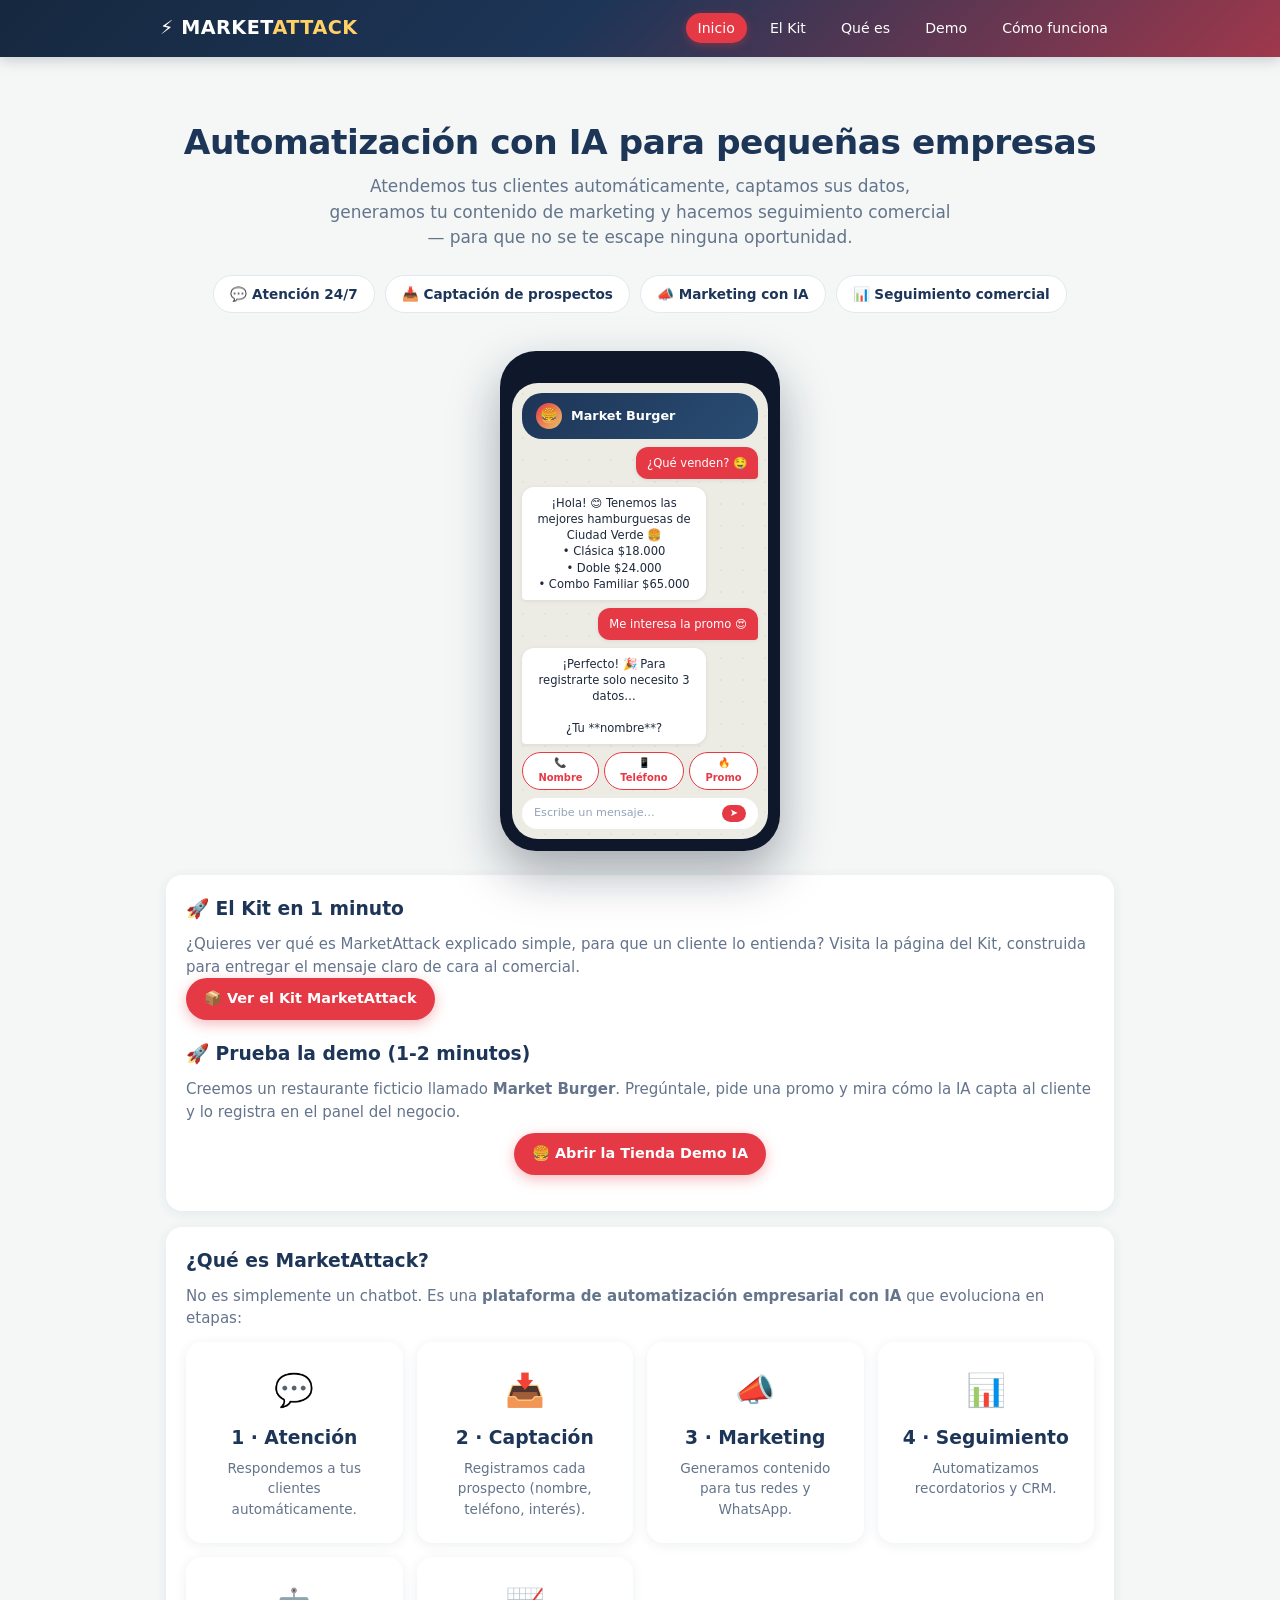
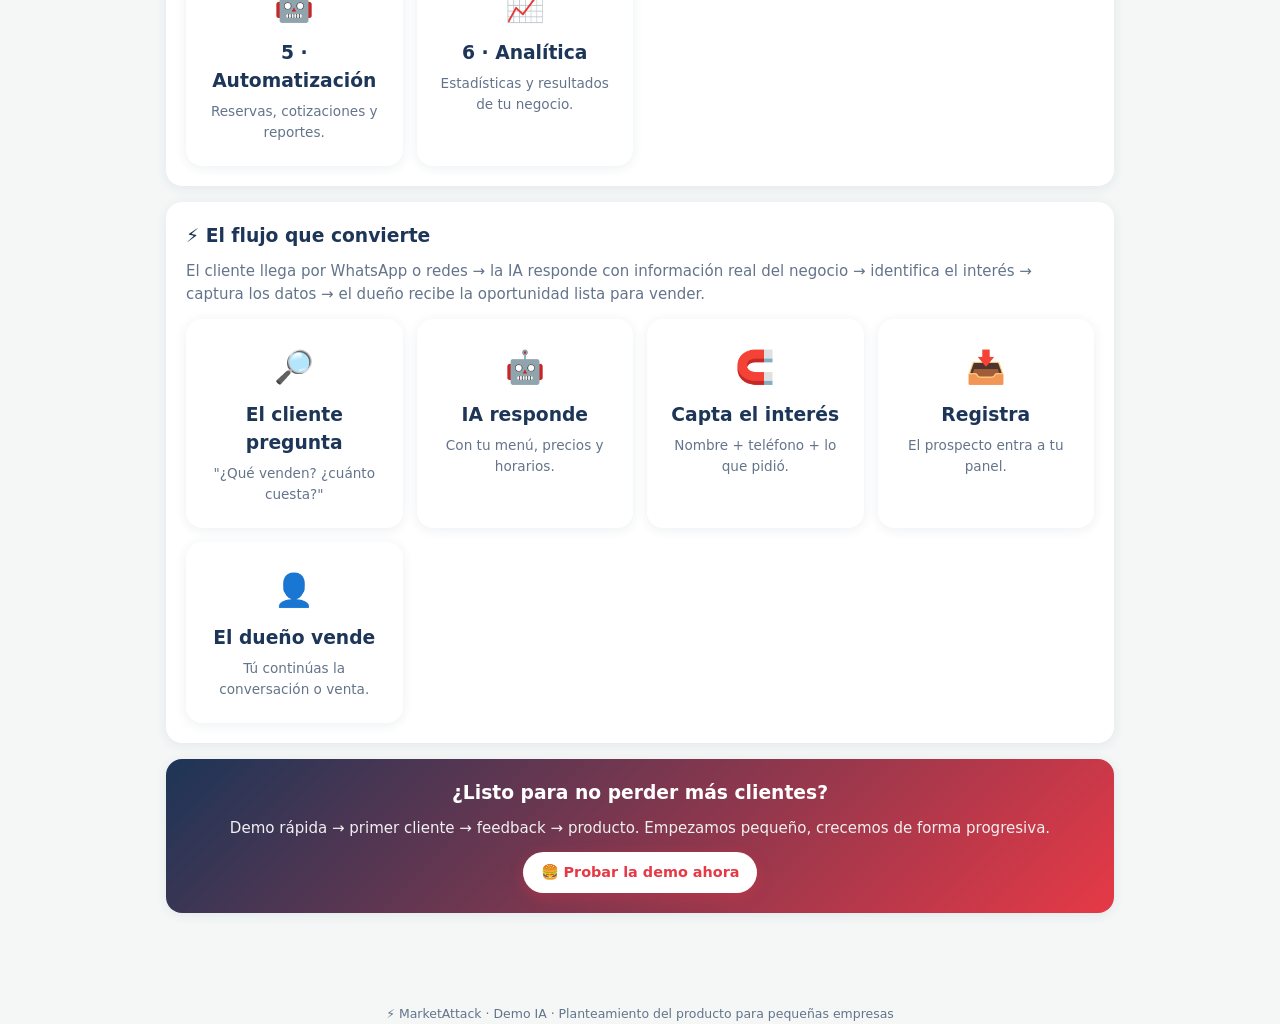
<file: 08_SERVIDOR/02_DEMO/index.html>
<!DOCTYPE html>
<html lang="es">
<head>
<meta charset="UTF-8">
<meta name="viewport" content="width=device-width, initial-scale=1.0">
<title>MarketAttack — Automatización empresarial con IA</title>
<link rel="stylesheet" href="assets/style.css">
</head>
<body>

<header>
  <div class="contenedor-header">
    <div class="logo">⚡ MARKET<span>ATTACK</span></div>
    <nav>
      <a href="#inicio" class="activo">Inicio</a>
      <a href="kit.html">El Kit</a>
      <a href="#que-es">Qué es</a>
      <a href="#demo">Demo</a>
      <a href="#como-funciona">Cómo funciona</a>
    </nav>
  </div>
</header>

<div class="contenedor contenedor-ancho">

  <!-- HERO -->
  <section class="hero" id="inicio">
    <h1>Automatización con IA para pequeñas empresas</h1>
    <p>Atendemos tus clientes automáticamente, captamos sus datos, generamos tu contenido de marketing y hacemos seguimiento comercial — para que no se te escape ninguna oportunidad.</p>
    <div class="badges">
      <span class="badge">💬 Atención 24/7</span>
      <span class="badge">📥 Captación de prospectos</span>
      <span class="badge">📣 Marketing con IA</span>
      <span class="badge">📊 Seguimiento comercial</span>
    </div>
    <div class="disp-mockup">
      <div class="telefono">
        <div class="notch"></div>
        <div class="pantalla">
          <div class="mini-cab">
            <div class="av">🍔</div>
            <span>Market Burger</span>
          </div>
          <div class="burbuja-min cliente">¿Qué venden? 🤤</div>
          <div class="burbuja-min">¡Hola! 😊 Tenemos las mejores hamburguesas de Ciudad Verde 🍔<br>• Clásica $18.000<br>• Doble $24.000<br>• Combo Familiar $65.000</div>
          <div class="burbuja-min cliente">Me interesa la promo 😍</div>
          <div class="burbuja-min">¡Perfecto! 🎉 Para registrarte solo necesito 3 datos…<br><br>¿Tu **nombre**?</div>
          <div class="min-chips"><span>📞 Nombre</span><span>📱 Teléfono</span><span>🔥 Promo</span></div>
          <div class="min-campo"><span>Escribe un mensaje…</span><b>➤</b></div>
        </div>
      </div>
    </div>
  </section>

  <!-- DEMO -->
  <section id="demo" class="panel-card">
    <h3>🚀 El Kit en 1 minuto</h3>
    <p>¿Quieres ver qué es MarketAttack explicado simple, para que un cliente lo entienda? Visita la página del Kit, construida para entregar el mensaje claro de cara al comercial.</p>
    <a class="tab activo" href="kit.html" style="display:inline-block;">📦 Ver el Kit MarketAttack</a>
    <h3 style="margin-top:20px;">🚀 Prueba la demo (1-2 minutos)</h3>
    <p>Creemos un restaurante ficticio llamado <strong>Market Burger</strong>. Pregúntale, pide una promo y mira cómo la IA capta al cliente y lo registra en el panel del negocio.</p>
    <div class="tabs" style="justify-content:center;">
      <a class="tab activo" href="tienda.html">🍔 Abrir la Tienda Demo IA</a>
    </div>
  </section>

  <!-- QUÉ ES -->
  <section id="que-es" class="panel-card">
    <h3>¿Qué es MarketAttack?</h3>
    <p>No es simplemente un chatbot. Es una <strong>plataforma de automatización empresarial con IA</strong> que evoluciona en etapas:</p>
    <div class="grid-demo" style="margin-top:12px;">
      <div class="card-demo"><div class="icono">💬</div><h3>1 · Atención</h3><p>Respondemos a tus clientes automáticamente.</p></div>
      <div class="card-demo"><div class="icono">📥</div><h3>2 · Captación</h3><p>Registramos cada prospecto (nombre, teléfono, interés).</p></div>
      <div class="card-demo"><div class="icono">📣</div><h3>3 · Marketing</h3><p>Generamos contenido para tus redes y WhatsApp.</p></div>
      <div class="card-demo"><div class="icono">📊</div><h3>4 · Seguimiento</h3><p>Automatizamos recordatorios y CRM.</p></div>
      <div class="card-demo"><div class="icono">🤖</div><h3>5 · Automatización</h3><p>Reservas, cotizaciones y reportes.</p></div>
      <div class="card-demo"><div class="icono">📈</div><h3>6 · Analítica</h3><p>Estadísticas y resultados de tu negocio.</p></div>
    </div>
  </section>

  <!-- CÓMO FUNCIONA -->
  <section id="como-funciona" class="panel-card">
    <h3>⚡ El flujo que convierte</h3>
    <p style="margin-bottom:14px;">El cliente llega por WhatsApp o redes → la IA responde con información real del negocio → identifica el interés → captura los datos → el dueño recibe la oportunidad lista para vender.</p>
    <div class="grid-demo">
      <div class="card-demo"><div class="icono">🔎</div><h3>El cliente pregunta</h3><p>"¿Qué venden? ¿cuánto cuesta?"</p></div>
      <div class="card-demo"><div class="icono">🤖</div><h3>IA responde</h3><p>Con tu menú, precios y horarios.</p></div>
      <div class="card-demo"><div class="icono">🧲</div><h3>Capta el interés</h3><p>Nombre + teléfono + lo que pidió.</p></div>
      <div class="card-demo"><div class="icono">📥</div><h3>Registra</h3><p>El prospecto entra a tu panel.</p></div>
      <div class="card-demo"><div class="icono">👤</div><h3>El dueño vende</h3><p>Tú continúas la conversación o venta.</p></div>
    </div>
  </section>

  <!-- CTA -->
  <section class="panel-card" style="text-align:center; background:linear-gradient(135deg, var(--oscuro), var(--primario)); color:#fff;">
    <h3 style="color:#fff;">¿Listo para no perder más clientes?</h3>
    <p style="color:#f0f0f0;">Demo rápida → primer cliente → feedback → producto. Empezamos pequeño, crecemos de forma progresiva.</p>
    <div class="tabs" style="justify-content:center; padding:12px 0 0 0;">
      <a class="tab activo" href="tienda.html" style="background:#fff;color:var(--primario);">🍔 Probar la demo ahora</a>
    </div>
  </section>

</div>

<div class="footer-demo">⚡ MarketAttack · Demo IA · Planteamiento del producto para pequeñas empresas</div>

</body>
</html>
</file>
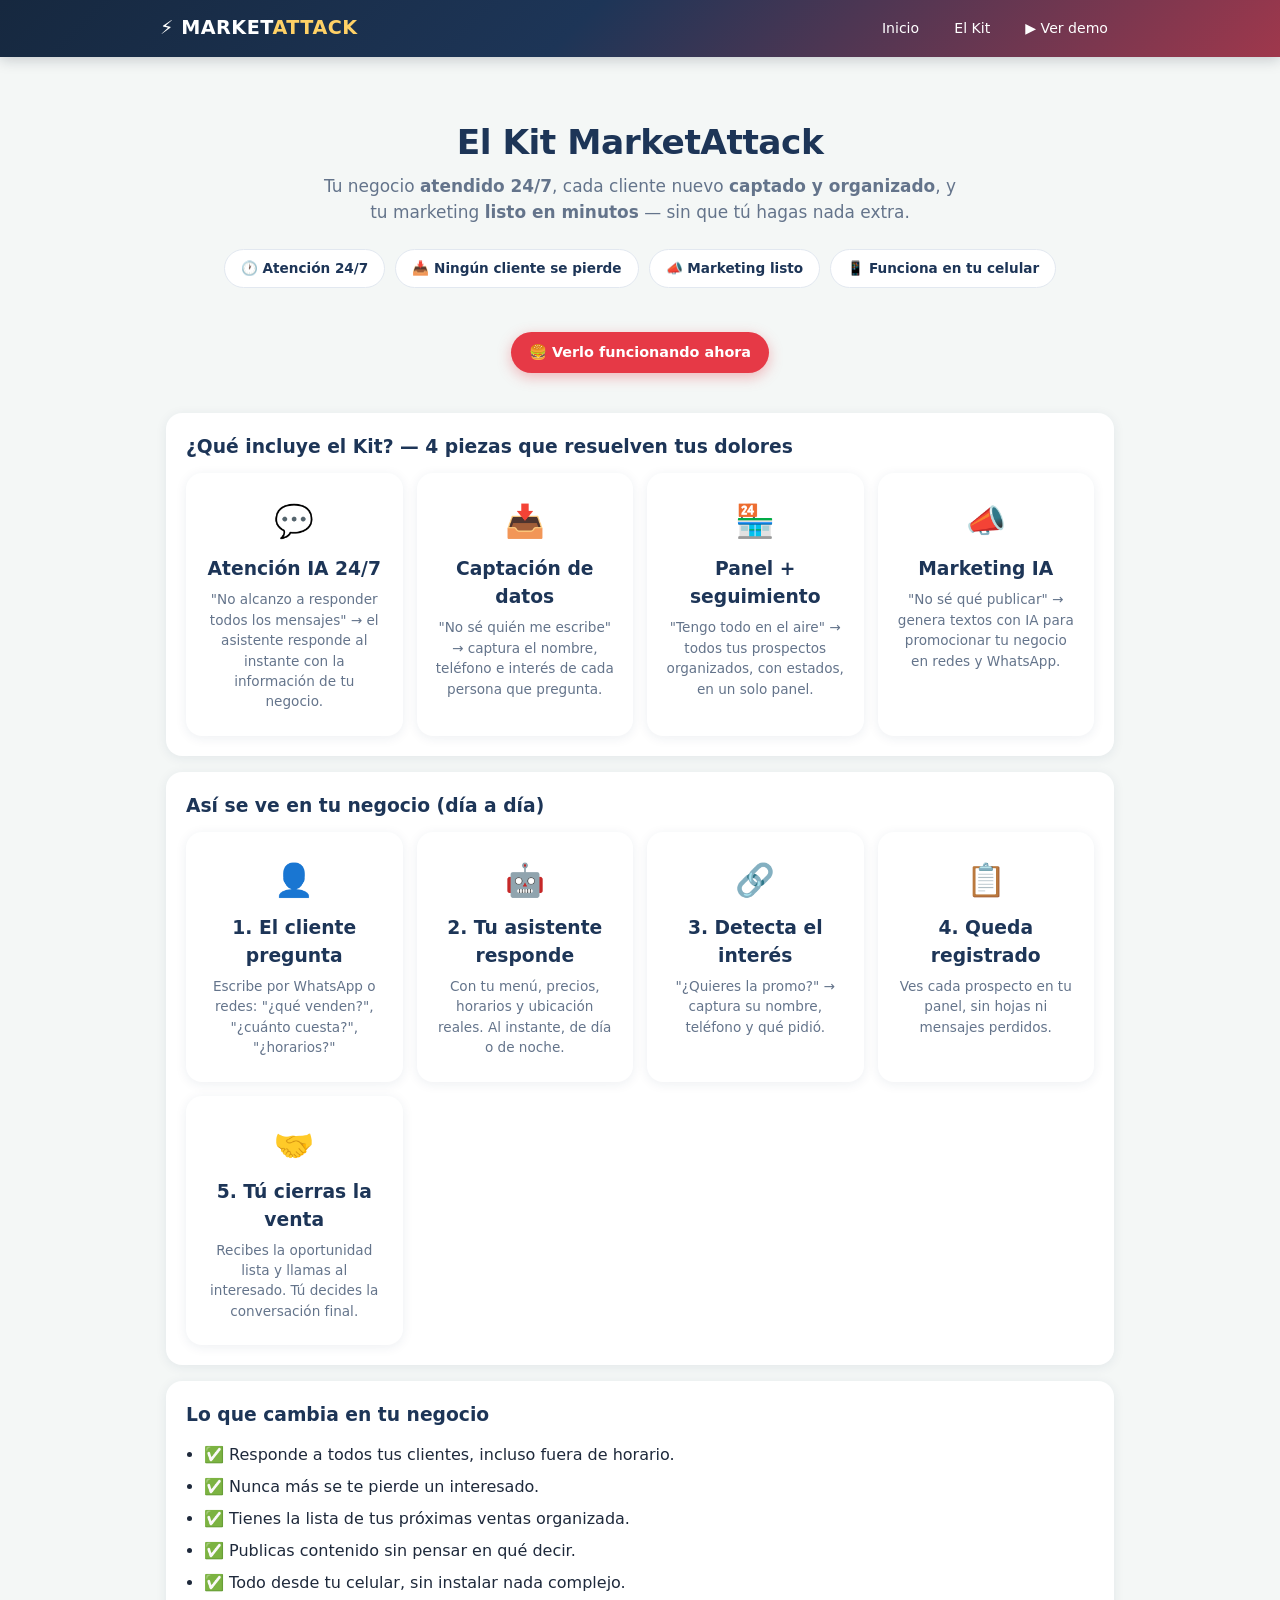
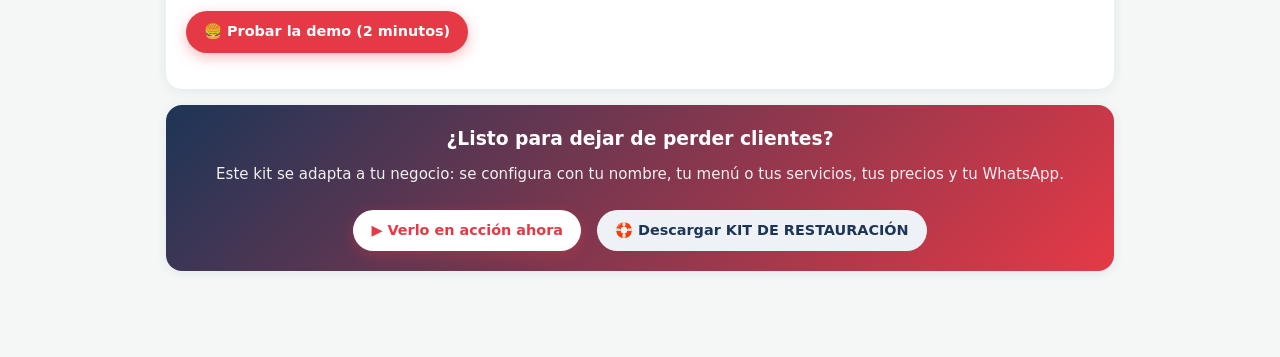
<file: 02_DEMO/kit.html>
<!DOCTYPE html>
<html lang="es">
<head>
<meta charset="UTF-8">
<meta name="viewport" content="width=device-width, initial-scale=1.0">
<title>Kit MarketAttack · Para clientes</title>
<link rel="stylesheet" href="assets/style.css">
</head>
<body>

<header>
  <div class="contenedor-header">
    <div class="logo">⚡ MARKET<span>ATTACK</span></div>
    <nav>
      <a href="index.html">Inicio</a>
      <a href="#">El Kit</a>
      <a href="tienda.html">▶ Ver demo</a>
    </nav>
  </div>
</header>

<div class="contenedor contenedor-ancho">

  <!-- HERO -->
  <section class="hero" id="kit">
    <h1>El Kit MarketAttack</h1>
    <p>Tu negocio <strong>atendido 24/7</strong>, cada cliente nuevo <strong>captado y organizado</strong>, y tu marketing <strong>listo en minutos</strong> — sin que tú hagas nada extra.</p>
    <div class="badges">
      <span class="badge">🕐 Atención 24/7</span>
      <span class="badge">📥 Ningún cliente se pierde</span>
      <span class="badge">📣 Marketing listo</span>
      <span class="badge">📱 Funciona en tu celular</span>
    </div>
    <div class="tabs" style="justify-content:center; padding-top:16px;">
      <a class="tab activo" href="tienda.html">🍔 Verlo funcionando ahora</a>
    </div>
  </section>

  <!-- LAS 4 PIEZAS -->
  <section class="panel-card">
    <h3>¿Qué incluye el Kit? — 4 piezas que resuelven tus dolores</h3>
    <div class="grid-demo" style="margin-top:12px;">
      <div class="card-demo"><div class="icono">💬</div><h3>Atención IA 24/7</h3><p>"No alcanzo a responder todos los mensajes" → el asistente responde al instante con la información de tu negocio.</p></div>
      <div class="card-demo"><div class="icono">📥</div><h3>Captación de datos</h3><p>"No sé quién me escribe" → captura el nombre, teléfono e interés de cada persona que pregunta.</p></div>
      <div class="card-demo"><div class="icono">🏪</div><h3>Panel + seguimiento</h3><p>"Tengo todo en el aire" → todos tus prospectos organizados, con estados, en un solo panel.</p></div>
      <div class="card-demo"><div class="icono">📣</div><h3>Marketing IA</h3><p>"No sé qué publicar" → genera textos con IA para promocionar tu negocio en redes y WhatsApp.</p></div>
    </div>
  </section>

  <!-- CÓMO FUNCIONA EN LA PRÁCTICA -->
  <section class="panel-card">
    <h3>Así se ve en tu negocio (día a día)</h3>
    <div class="grid-demo" style="margin-top:12px;">
      <div class="card-demo"><div class="icono">👤</div><h3>1. El cliente pregunta</h3><p>Escribe por WhatsApp o redes: "¿qué venden?", "¿cuánto cuesta?", "¿horarios?"</p></div>
      <div class="card-demo"><div class="icono">🤖</div><h3>2. Tu asistente responde</h3><p>Con tu menú, precios, horarios y ubicación reales. Al instante, de día o de noche.</p></div>
      <div class="card-demo"><div class="icono">🔗</div><h3>3. Detecta el interés</h3><p>"¿Quieres la promo?" → captura su nombre, teléfono y qué pidió.</p></div>
      <div class="card-demo"><div class="icono">📋</div><h3>4. Queda registrado</h3><p>Ves cada prospecto en tu panel, sin hojas ni mensajes perdidos.</p></div>
      <div class="card-demo"><div class="icono">🤝</div><h3>5. Tú cierras la venta</h3><p>Recibes la oportunidad lista y llamas al interesado. Tú decides la conversación final.</p></div>
    </div>
  </section>

  <!-- QUÉ OBTIENES -->
  <section class="panel-card">
    <h3>Lo que cambia en tu negocio</h3>
    <ul style="line-height:2; padding-left:18px;">
      <li>✅ Responde a todos tus clientes, incluso fuera de horario.</li>
      <li>✅ Nunca más se te pierde un interesado.</li>
      <li>✅ Tienes la lista de tus próximas ventas organizada.</li>
      <li>✅ Publicas contenido sin pensar en qué decir.</li>
      <li>✅ Todo desde tu celular, sin instalar nada complejo.</li>
    </ul>
    <div class="tabs" style="padding-top:12px;">
      <a class="tab activo" href="tienda.html">🍔 Probar la demo (2 minutos)</a>
    </div>
  </section>

  <!-- SE APRUEBA RÁPIDO -->
  <section class="panel-card" style="text-align:center; background:linear-gradient(135deg, var(--oscuro), var(--primario)); color:#fff;">
    <h3 style="color:#fff;">¿Listo para dejar de perder clientes?</h3>
    <p style="color:#f0f0f0;">Este kit se adapta a tu negocio: se configura con tu nombre, tu menú o tus servicios, tus precios y tu WhatsApp.</p>
    <div class="tabs" style="justify-content:center; padding:12px 0 0 0;">
            <div class="tabs" style="justify-content:center; padding:12px 0 0 0;">
        <a class="tab activo" href="tienda.html" style="background:#fff;color:var(--primario);">▶ Verlo en acción ahora</a>
        <a class="tab" href="/recuperar.html" style="margin-left:8px;">🛟 Descargar KIT DE RESTAURACIÓN</a>
      </div>
    </div>
  </section>

</div>

</body>
</html>
</file>
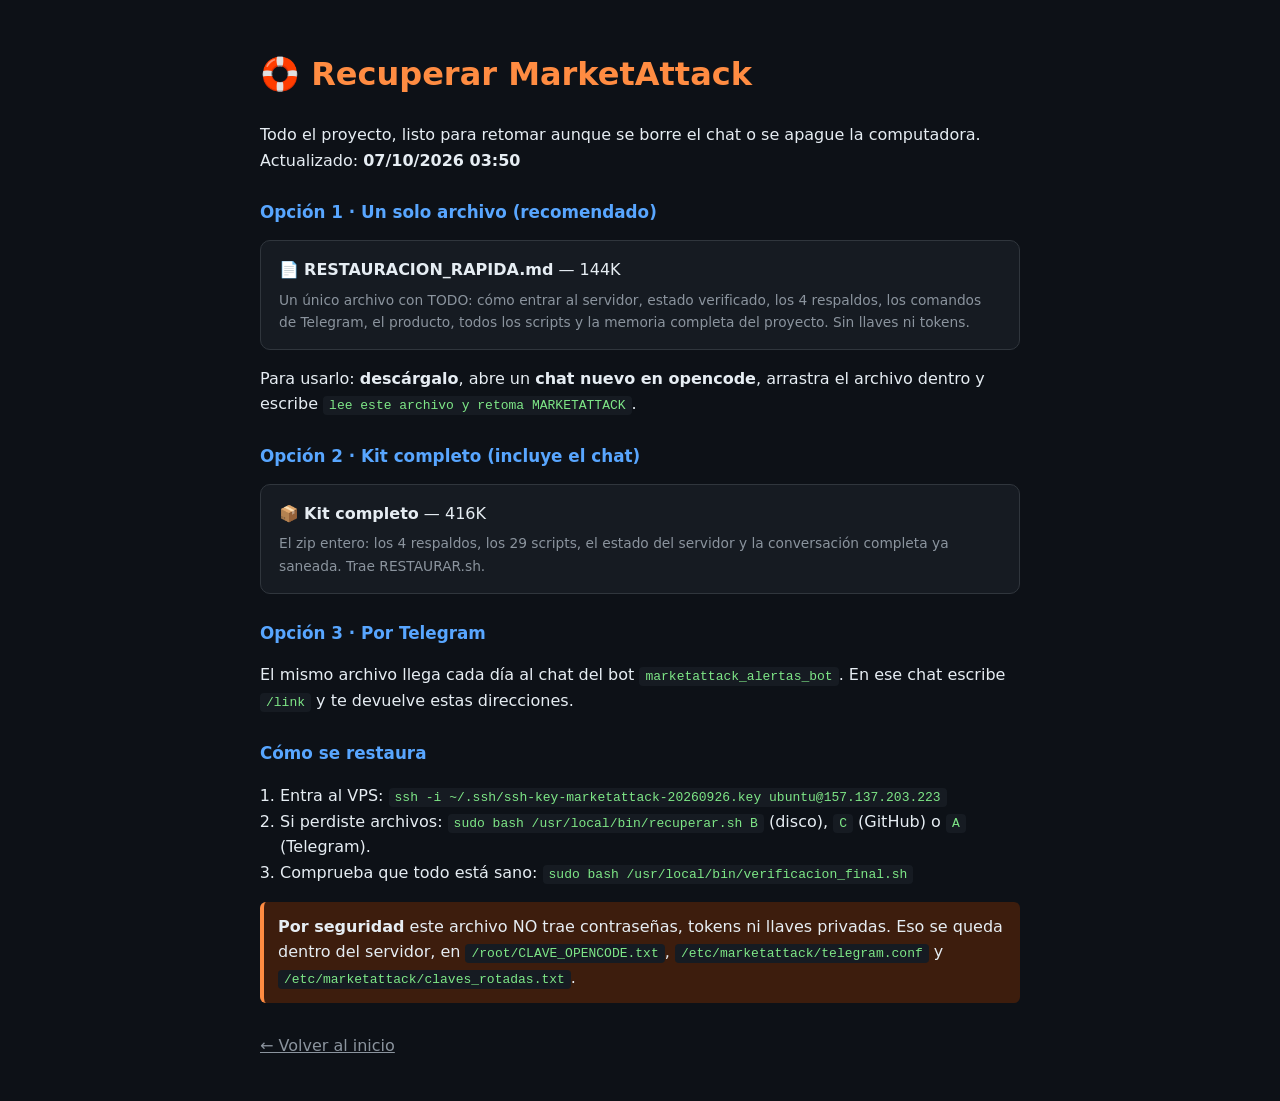
<file: 02_DEMO/recuperar.html>
<!DOCTYPE html>
<html lang="es"><head>
<meta charset="utf-8">
<meta name="viewport" content="width=device-width, initial-scale=1">
<title>Recuperar MarketAttack</title>
<style>
 body{font-family:system-ui,-apple-system,Segoe UI,sans-serif;background:#0d1117;color:#e6edf3;
      max-width:760px;margin:0 auto;padding:28px 18px;line-height:1.6}
 h1{color:#ff8c42} h2{color:#58a6ff;margin-top:26px;font-size:1.05rem}
 a.c{display:block;background:#161b22;border:1px solid #30363d;border-radius:10px;
     padding:16px 18px;margin:12px 0;text-decoration:none;color:#e6edf3}
 a.c:hover{border-color:#ff8c42}
 .t{color:#8b949e;font-size:.86rem;margin-top:6px}
 code{background:#161b22;padding:2px 6px;border-radius:4px;color:#7ee787}
 ol{padding-left:20px} .aviso{background:#3d1d0d;border-left:4px solid #ff8c42;padding:12px 14px;border-radius:6px}
</style></head><body>

<h1>🛟 Recuperar MarketAttack</h1>
<p>Todo el proyecto, listo para retomar aunque se borre el chat o se apague la computadora.
Actualizado: <b>07/10/2026 03:50</b></p>

<h2>Opción 1 · Un solo archivo (recomendado)</h2>
<a class="c" href="/descargas/RESTAURACION_RAPIDA.md" download>
  📄 <b>RESTAURACION_RAPIDA.md</b> — 144K
  <div class="t">Un único archivo con TODO: cómo entrar al servidor, estado verificado,
  los 4 respaldos, los comandos de Telegram, el producto, todos los scripts y la
  memoria completa del proyecto. Sin llaves ni tokens.</div>
</a>
<p>Para usarlo: <b>descárgalo</b>, abre un <b>chat nuevo en opencode</b>, arrastra el
archivo dentro y escribe <code>lee este archivo y retoma MARKETATTACK</code>.</p>

<h2>Opción 2 · Kit completo (incluye el chat)</h2>
<a class="c" href="/descargas/jTcmVjLRmxpP0bzmYQgZ3zVA/KIT_RECUPERACION_MARKETATTACK_20261007_0350.zip" download>
  📦 <b>Kit completo</b> — 416K
  <div class="t">El zip entero: los 4 respaldos, los 29 scripts, el estado del
  servidor y la conversación completa ya saneada. Trae RESTAURAR.sh.</div>
</a>

<h2>Opción 3 · Por Telegram</h2>
<p>El mismo archivo llega cada día al chat del bot <code>marketattack_alertas_bot</code>.
En ese chat escribe <code>/link</code> y te devuelve estas direcciones.</p>

<h2>Cómo se restaura</h2>
<ol>
  <li>Entra al VPS:
      <code>ssh -i ~/.ssh/ssh-key-marketattack-20260926.key ubuntu@157.137.203.223</code></li>
  <li>Si perdiste archivos: <code>sudo bash /usr/local/bin/recuperar.sh B</code> (disco),
      <code>C</code> (GitHub) o <code>A</code> (Telegram).</li>
  <li>Comprueba que todo está sano:
      <code>sudo bash /usr/local/bin/verificacion_final.sh</code></li>
</ol>

<div class="aviso"><b>Por seguridad</b> este archivo NO trae contraseñas, tokens ni
llaves privadas. Eso se queda dentro del servidor, en
<code>/root/CLAVE_OPENCODE.txt</code>, <code>/etc/marketattack/telegram.conf</code> y
<code>/etc/marketattack/claves_rotadas.txt</code>.</div>

<p style="margin-top:30px"><a href="/" style="color:#8b949e">← Volver al inicio</a></p>
</body></html>
</file>
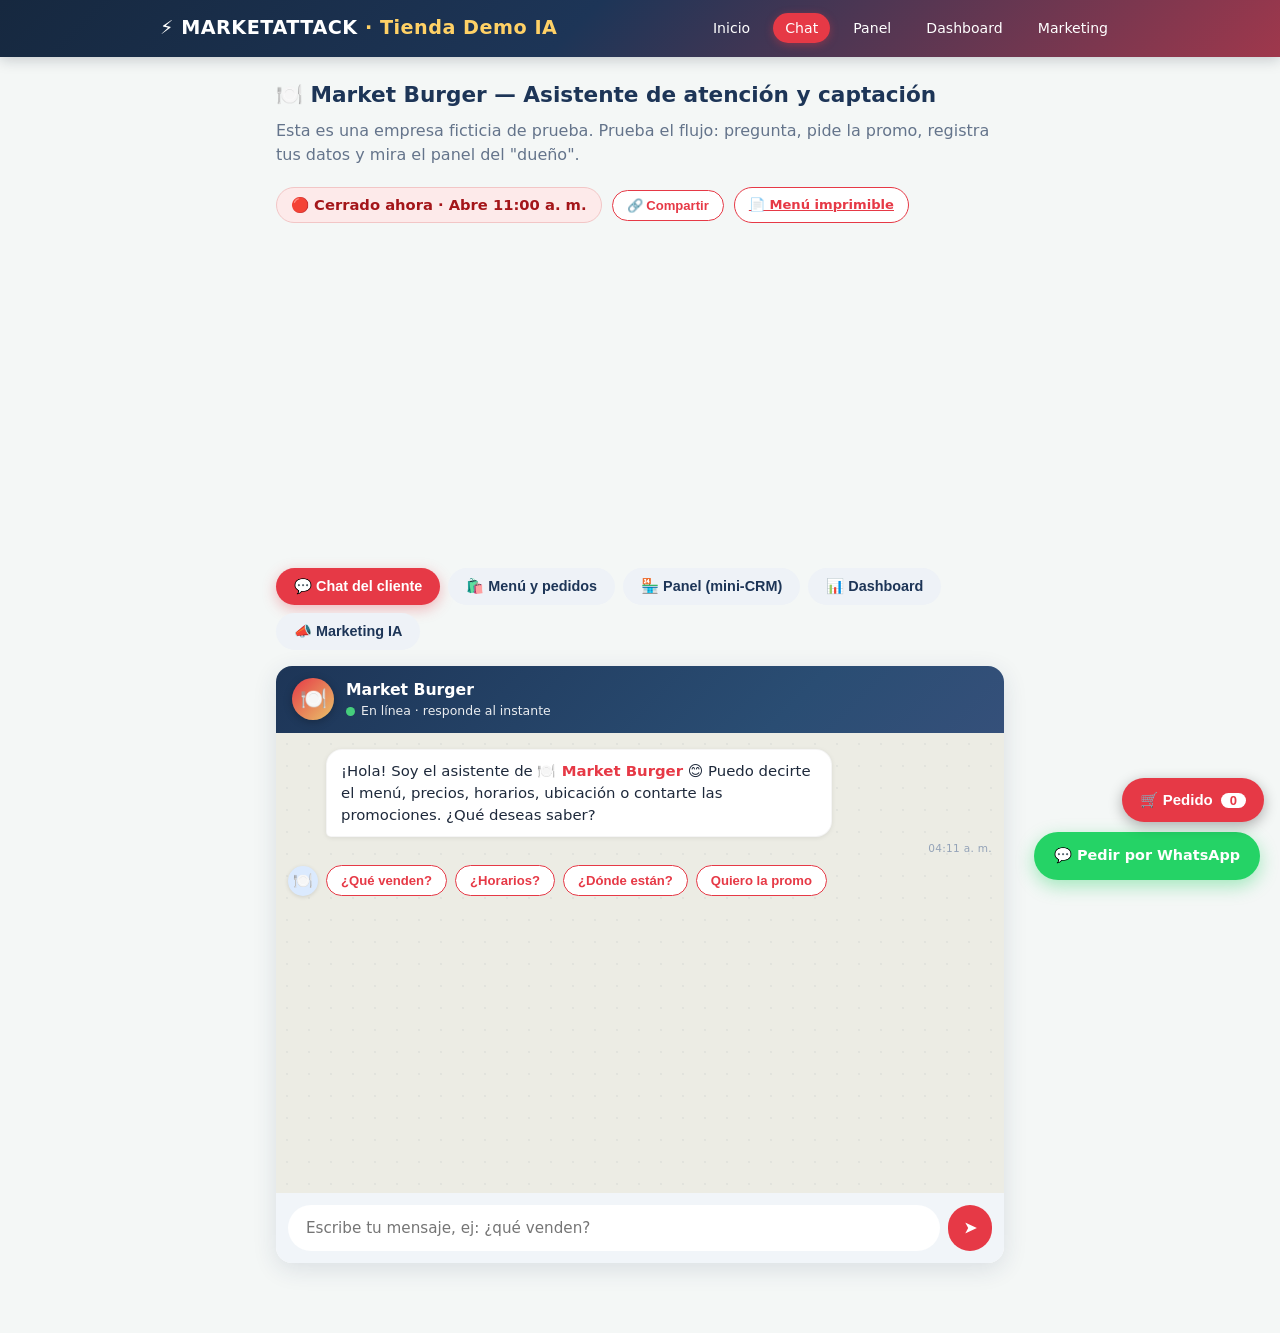
<file: 02_DEMO/tienda.html>
<!DOCTYPE html>
<html lang="es">
<head>
<meta charset="UTF-8">
<meta name="viewport" content="width=device-width, initial-scale=1.0">
<title>Tienda online · MarketAttack</title>
<link rel="stylesheet" href="assets/style.css">
<!--MA_HEAD:BEGIN-->
<link rel="icon" type="image/png" href="assets/favicon.png">
<link rel="manifest" href="manifest.webmanifest">
<meta name="theme-color" content="#e63946">
<meta property="og:type" content="website">
<meta property="og:site_name" content="MarketAttack">
<meta property="og:title" content="Market Burger">
<meta property="og:description" content="Las mejores hamburguesas de Ciudad Verde">
<meta property="og:image" content="assets/portada.png">
<meta name="twitter:card" content="summary_large_image">
<meta name="twitter:title" content="Market Burger">
<meta name="twitter:description" content="Las mejores hamburguesas de Ciudad Verde">
<meta name="twitter:image" content="assets/portada.png">
<!--MA_HEAD:END-->
<style>
.grid-menu{display:grid;grid-template-columns:repeat(auto-fill,minmax(220px,1fr));gap:14px;margin-top:14px}
.tarjeta-producto{background:#fff;border:1px solid #eee;border-radius:14px;padding:14px;box-shadow:0 4px 14px rgba(0,0,0,.06);display:flex;flex-direction:column;gap:6px}
.tarjeta-producto .nombre{font-weight:700;color:#1d3557;font-size:1.02rem}
.tarjeta-producto .desc{color:#666;font-size:.85rem;flex:1}
.tarjeta-producto .precio{color:#e63946;font-weight:800;font-size:1.1rem}
.tarjeta-producto .acciones{margin-top:6px}
</style>
</head>
<body>

<header>
  <div class="contenedor-header">
    <div class="logo">⚡ MARKETATTACK <span>· Tienda Demo IA</span></div>
    <nav>
      <a href="index.html">Inicio</a>
      <a href="#chat" class="activo">Chat</a>
      <a href="#panel">Panel</a>
      <a href="#dashboard">Dashboard</a>
      <a href="#marketing">Marketing</a>
    </nav>
  </div>
</header>

<div class="contenedor">

  <h1 class="titulo-seccion">🍽️ Market Burger — Asistente de atención y captación</h1>
  <p class="subtitulo-seccion">Esta es una empresa ficticia de prueba. Prueba el flujo: pregunta, pide la promo, registra tus datos y mira el panel del "dueño".</p>

  <div class="ma-acciones">
    <span id="ma-estado" class="ma-estado"></span>
    <button id="ma-compartir" class="chip" type="button">🔗 Compartir</button>
    <a class="chip" href="assets/menu.png" target="_blank" rel="noopener">📄 Menú imprimible</a>
  </div>
  <div id="ma-mapa" class="ma-mapa"></div>

  <!-- TABS -->
  <div class="tabs" id="tabs" role="tablist">
    <button class="tab activo" data-tab="chat">💬 Chat del cliente</button>
    <button class="tab" data-tab="menu">🛍️ Menú y pedidos</button>
    <button class="tab" data-tab="panel">🏪 Panel (mini-CRM)</button>
    <button class="tab" data-tab="dashboard">📊 Dashboard</button>
    <button class="tab" data-tab="marketing">📣 Marketing IA</button>
  </div>

  <!-- PESTAÑA CHAT -->
  <div class="pestana activa" id="chat">
    <div class="ventana-chat">
      <div class="cabecera-chat">
        <div class="avatar">🍽️</div>
        <div class="datos">
          <div class="nombre">Market Burger</div>
          <div class="estado-sitio"><span class="punto-en-linea"></span> En línea · responde al instante</div>
        </div>
      </div>
      <div class="chat" id="chat-canvas"></div>
      <div class="campo-chat">
        <input type="text" id="entrada" placeholder="Escribe tu mensaje, ej: ¿qué venden?" autocomplete="off">
        <button class="boton accion" onclick="enviarMensaje()" title="Enviar">➤</button>
      </div>
    </div>
  </div>

  <!-- PESTAÑA MENÚ -->
  <div class="pestana" id="menu">
    <h2 class="titulo-seccion">🛍️ Nuestro menú</h2>
    <p class="subtitulo-seccion">Elige lo que quieras y arma tu pedido. Al confirmar, se envía directo al WhatsApp del negocio.</p>
    <div class="grid-menu" id="grid-menu"></div>
  </div>

  <!-- PESTAÑA PANEL -->
  <div class="pestana" id="panel">
    <div class="panel-card">
      <h3>📥 Prospectos captados por el chat</h3>
      <div class="filtros" id="filtros">
        <button class="boton secundario" onclick="filtrar('todos')">Todos</button>
        <button class="boton secundario" onclick="filtrar('nuevo')">Nuevos</button>
        <button class="boton secundario" onclick="filtrar('contactado')">Contactados</button>
        <button class="boton secundario" onclick="filtrar('vendido')">Vendidos</button>
      </div>
      <ul class="lista-prospectos" id="lista-prospectos">
        <li class="vacio">Aún no hay prospectos. Pide una promo en el chat para captar el primero.</li>
      </ul>
      <button class="boton exito" onclick="exportarCSV()">⬇ Exportar CSV</button>
      <button class="boton" onclick="limpiarProspectos()" style="margin-left:8px;background:#e63946;">Eliminar todos (demo)</button>
    </div>
    <div class="panel-card">
      <h3>💡 Para probar la demo</h3>
      <p>1. Ve a la pestaña 💬 Chat.<br>
         2. Escribe: <em>"¿qué venden?"</em>, <em>"¿horarios?"</em> o directamente <em>"quiero la promo"</em>.<br>
         3. Responde con un nombre, luego un teléfono y luego tu interés.<br>
         4. Vuelve aquí: verás el prospecto registrado y podrás cambiar su estado (Nuevo → Contactado → Vendido).</p>
    </div>
  </div>

  <!-- PESTAÑA DASHBOARD -->
  <div class="pestana" id="dashboard">
    <h2 class="titulo-seccion">📊 Dashboard del negocio</h2>
    <div class="grid-metricas" id="metricas"></div>
    <div class="panel-card">
      <h3>📈 Entendiendo el valor para el dueño</h3>
      <p>En un negocio real, estas cifras llegan solas: cuántos conversaron, cuántos dejaron sus datos y cuántos se convirtieron en venta. Eso es lo que MarketAttack visibiliza automáticamente.</p>
    </div>
  </div>

  <!-- PESTAÑA MARKETING -->
  <div class="pestana" id="marketing">
    <div class="panel-card">
      <h3>📣 Genera contenido desde una idea</h3>
      <p>Escribe una promoción o noticia y MarketAttack genera textos para cada canal. Ejemplo: <em>"Tenemos 2x1 este fin de semana"</em>. <small style="color:#777;">(Demo con plantillas, la IA real llega en V4)</small></p>
      <div class="gen-area">
        <textarea id="idea-input" rows="3" placeholder="Describe tu promoción o novedad..."></textarea>
        <button class="boton" onclick="generarMarketing()">✨ Generar contenido</button>
      </div>
      <div class="resultados-gen" id="resultados-gen"></div>
    </div>
  </div>

</div>

<a class="wa-flotante" id="wa-flotante" href="#" target="_blank" rel="noopener">💬 Pedir por WhatsApp</a>

<script src="assets/demo.js?v=20261101"></script>
<script>
/* ============ ESTADO LOCAL DE LA PÁGINA ============ */
let intencionActual = "";
let ultimoTextoCliente = "";

/* ============ ALMACENAMIENTO (usa la base del CLIENTE) ============ */
function leerProspectosLocal() {
  return MarketAttack.leerProspectos();
}

function buscarPorId(lista, id) {
  return lista.find(p => p.id === id);
}

/* ============ CHAT ============ */
function horaActual() {
  return new Date().toLocaleTimeString("es-CO", { hour: "2-digit", minute: "2-digit" });
}

function agregarMensaje(tipo, texto, conChips, conEscribiendo) {
  const chat = document.getElementById("chat-canvas");
  const div = document.createElement("div");
  div.className = "msg " + tipo;

  if (tipo === "ia" || tipo === "sistema") {
    const avatar = document.createElement("div");
    avatar.className = "avatar-msg";
    avatar.textContent = "🍽️";
    div.appendChild(avatar);
  }

  const col = document.createElement("div");
  col.style.maxWidth = "100%";

  const burbuja = document.createElement("div");
  burbuja.className = "burbuja";
  burbuja.innerHTML = escapar(texto)
    .replace(/\*\*(.+?)\*\*/g, "<b>$1</b>")
    .replace(/\n/g, "<br>");
  col.appendChild(burbuja);

  const hora = document.createElement("span");
  hora.className = "hora";
  hora.textContent = horaActual();
  col.appendChild(hora);

  div.appendChild(col);
  chat.appendChild(div);

  if (tipo === "cliente") {
    const avatar = document.createElement("div");
    avatar.className = "avatar-msg";
    avatar.textContent = "👤";
    div.appendChild(avatar);
  }

  if (conChips && Array.isArray(conChips) && conChips.length) {
    const chips = document.createElement("div");
    chips.className = "acciones-rapidas";
    conChips.forEach(op => {
      const b = document.createElement("button");
      b.className = "chip";
      b.textContent = op;
      b.onclick = () => { agregarMensaje("cliente", op); procesarConsulta(op); };
      chips.appendChild(b);
    });
    col.appendChild(chips);
  }

  chat.scrollTop = chat.scrollHeight;
  return div;
}

function mostrarEscribiendo() {
  const chat = document.getElementById("chat-canvas");
  const div = document.createElement("div");
  div.className = "msg ia escribiendo-msg";
  const avatar = document.createElement("div");
  avatar.className = "avatar-msg";
  avatar.textContent = "🍽️";
  div.appendChild(avatar);
  const burbuja = document.createElement("div");
  burbuja.className = "burbuja escribiendo";
  for (let i = 0; i < 3; i++) {
    const punto = document.createElement("span");
    punto.className = "punto";
    burbuja.appendChild(punto);
  }
  div.appendChild(burbuja);
  chat.appendChild(div);
  chat.scrollTop = chat.scrollHeight;
  return div;
}

function escapar(t) {
  const d = document.createElement("div");
  d.textContent = t;
  return d.innerHTML;
}

function procesarConsulta(texto) {
  ultimoTextoCliente = texto;
  responderConEspera();
}

function responderConEspera() {
  const espera = mostrarEscribiendo();
  const retraso = 700 + Math.random() * 500;
  setTimeout(() => {
    espera.remove();
    procesarRespuestaInterna();
  }, retraso);
}

function respuestaIA(texto, chips) {
  responderConEsperaCon(texto, chips);
}

function responderConEsperaCon(iaTexto, chips) {
  const espera = mostrarEscribiendo();
  setTimeout(() => {
    espera.remove();
    agregarMensaje("ia", iaTexto, chips);
  }, 600 + Math.random() * 400);
}

/* Contexto del negocio para la IA real (solo datos públicos de la tienda) */
function contextoNegocio() {
  const c = (window.MarketAttack && MarketAttack.CLIENTE) || {};
  const info = c.info || {};
  return {
    nombre: c.nombreComercial || document.title,
    whatsapp: c.whatsapp || "",
    tagline: (c.marca && c.marca.tagline) || "",
    horario: info.horario || "",
    ubicacion: info.ubicacion || "",
    menu: (c.menu || []).slice(0, 40).map(m => ({ n: m.nombre, p: m.precio, d: m.desc })),
    promos: (c.promociones || []).slice(0, 5).map(p => p.titulo + ": " + p.texto),
    faqs: (c.preguntasFrecuentes || []).slice(0, 10).map(f => f.p + " -> " + f.r)
  };
}

function respuestaLocal(texto) {
  const intencion = detectarIntencion(texto);
  intencionActual = intencion;
  const respuesta = responderConIntencion(intencion, texto);
  if (respuesta) agregarMensaje("ia", respuesta, sugerencias(intencion));
}

function procesarRespuestaInterna() {
  const texto = ultimoTextoCliente || "";

  // Si estamos capturando datos, el flujo es estricto
  if (etapaCaptura) {
    manejarCaptura(texto);
    return;
  }

  // La promo conserva la captura de prospectos (mini-CRM)
  if (detectarIntencion(texto) === "promocion") {
    respuestaLocal(texto);
    return;
  }

  // Sin soporte de red: responder con el motor local
  if (typeof fetch !== "function") {
    respuestaLocal(texto);
    return;
  }

  const espera = mostrarEscribiendo();
  const control = (typeof AbortController !== "undefined") ? new AbortController() : null;
  const limite = control ? setTimeout(() => control.abort(), 25000) : null;

  fetch("/api/chat", {
    method: "POST",
    headers: { "Content-Type": "application/json" },
    body: JSON.stringify({
      mensaje: texto,
      historial: (typeof conversacion !== "undefined" ? conversacion : []).slice(-8),
      negocio: contextoNegocio()
    }),
    signal: control ? control.signal : undefined
  })
    .then(r => r.ok ? r.json() : Promise.reject(new Error("HTTP " + r.status)))
    .then(d => {
      if (!d || !d.respuesta) throw new Error("sin respuesta");
      espera.remove();
      agregarMensaje("ia", d.respuesta);
      if (typeof conversacion !== "undefined") {
        conversacion.push({ role: "user", content: texto });
        conversacion.push({ role: "assistant", content: d.respuesta });
        if (conversacion.length > 16) conversacion.splice(0, conversacion.length - 16);
      }
    })
    .catch(() => {
      espera.remove();
      respuestaLocal(texto);
    })
    .finally(() => { if (limite) clearTimeout(limite); });
}

function sugerencias(intencion) {
  if (!intencion) {
    // Primera interacción: ayudamos a romper el hielo
    return ["¿Qué venden?", "¿Horarios?", "¿Dónde están?", "Quiero la promo"];
  }
  switch (intencion) {
    case "menu": return ["Quiero la promo", "¿Hacen domicilios?", "¿Cuánto demora el reparto?"];
    case "promocion": return [];
    case "saludo": return ["¿Qué venden?", "Quiero la promo", "¿Horarios?"];
    case "pedido": return ["Me interesa el combo familiar", "¿Aceptan tarjeta?"];
    case "pago": return ["Hace un pedido", "Quiero la promo"];
    default: return [];
  }
}

function manejarCaptura(texto) {
  if (etapaCaptura === "nombre") {
    if (texto.trim().length < 2) {
      respuestaIA("Disculpa, ¿cuál es tu nombre? 😊");
      return;
    }
    prospectoParcial.nombre = texto.trim();
    etapaCaptura = "telefono";
    respuestaIA("¡Gracias " + prospectoParcial.nombre + "! 📱 Ahora me compartes tu **NÚMERO DE CELULAR** para contactarte.");
    return;
  }
  if (etapaCaptura === "telefono") {
    const num = extraerNumero(texto);
    if (!num) {
      respuestaIA("Ese número no parece valido 😅. Solo necesito tus dígitos para contactarte. ¿Me lo repites?");
      return;
    }
    prospectoParcial.telefono = num;
    etapaCaptura = "interes";
    respuestaIA("¡Genial! 🎉 Y para terminar: ¿qué es lo que más te interesa de " + MarketAttack.CLIENTE.nombreComercial + "? (ej: las promociones, un combo, el domicilio...)");
    return;
  }
  if (etapaCaptura === "interes") {
    prospectoParcial.interesResumen = texto.trim() || "";
    guardarProspectoLocal();
  }
}

function guardarProspectoLocal() {
  const lista = leerProspectosLocal();
  lista.forEach((p, i) => { if (!p.id) p.id = Date.now() + "-" + i; });
  const nuevo = {
    id: Date.now() + "-" + lista.length,
    ...prospectoParcial,
    estado: "nuevo",
    fecha: new Date().toLocaleString("es-CO")
  };
  lista.push(nuevo);
  MarketAttack.guardarListaProspectos(lista);
  const nombre = prospectoParcial.nombre;
  etapaCaptura = null;
  prospectoParcial = {};
  respuestaIA("✅ ¡Listo " + nombre + "! Tu información quedó registrada y el restaurante ya recibió tu oportunidad. En breve te contactamos por WhatsApp. ¡Gracias por preferir " + MarketAttack.CLIENTE.nombreComercial + "! 🍽️");
  actualizarPanel();
  actualizarDashboard();
}

function enviarMensaje() {
  const input = document.getElementById("entrada");
  const texto = input.value.trim();
  if (!texto) return;
  agregarMensaje("cliente", texto);
  input.value = "";
  procesarConsulta(texto);
}

/* ============ PANEL (mini-CRM) ============ */
let filtroActual = "todos";

function actualizarPanel() {
  const lista = MarketAttack.idsUnicos();
  const ul = document.getElementById("lista-prospectos");
  ul.innerHTML = "";
  const filtrada = filtroActual === "todos" ? lista : lista.filter(p => p.estado === filtroActual);

  if (filtrada.length === 0) {
    ul.innerHTML = '<li class="vacio">No hay prospectos' + (filtroActual !== "todos" ? " en este estado" : "") + '.</li>';
    return;
  }

  const etiquetas = { nuevo: "Nuevo", contactado: "Contactado", vendido: "Vendido" };

  filtrada.forEach(p => {
    const li = document.createElement("li");
    li.innerHTML =
      '<div class="info"><strong>' + escapar(p.nombre || "Sin nombre") + '</strong> — ' +
      escapar(p.telefono || "-") + '<br><small style="color:#777;">Interés: ' +
      escapar(p.interes || p.interesResumen || "-") + ' · ' + escapar(p.fecha || "-") + '</small></div>';

    const sel = document.createElement("select");
    sel.className = "estado " + p.estado;
    Object.keys(etiquetas).forEach(k => {
      const opt = document.createElement("option");
      opt.value = k;
      opt.textContent = etiquetas[k];
      if (k === p.estado) opt.selected = true;
      sel.appendChild(opt);
    });
    sel.onchange = () => {
      sel.className = "estado " + sel.value;
      MarketAttack.cambiarEstadoProspecto(p.id, sel.value);
      actualizarDashboard();
    };

    const btn = document.createElement("button");
    btn.textContent = "✕";
    btn.onclick = () => { MarketAttack.eliminarProspecto(p.id); actualizarPanel(); actualizarDashboard(); };
    btn.style.cssText = "border:none;background:transparent;cursor:pointer;color:#e63946;font-weight:700;";

    const ctrl = document.createElement("div");
    ctrl.style.cssText = "display:flex;gap:6px;align-items:center;";
    ctrl.appendChild(sel);
    ctrl.appendChild(btn);
    li.appendChild(ctrl);
    ul.appendChild(li);
  });
}

function filtrar(estado) {
  filtroActual = estado;
  document.querySelectorAll("#filtros .boton").forEach(b => b.removeAttribute("style"));
  actualizarPanel();
}

function exportarCSV() {
  const lista = MarketAttack.idsUnicos();
  if (!lista.length) { alert("No hay prospectos para exportar."); return; }
  const filas = [["Nombre", "Teléfono", "Interés", "Estado", "Fecha"]];
  lista.forEach(p => filas.push([p.nombre, p.telefono, p.interes || "", p.estado, p.fecha]));
  const csv = "\uFEFF" + filas.map(f => f.map(c => '"' + String(c).replace(/"/g, '""') + '"').join(",")).join("\n");
  const blob = new Blob([csv], { type: "text/csv;charset=utf-8;" });
  const a = document.createElement("a");
  a.href = URL.createObjectURL(blob);
  a.download = "prospectos_" + MarketAttack.CLIENTE.nombreInterno + ".csv";
  a.click();
  URL.revokeObjectURL(a.href);
}

function limpiarProspectos() {
  if (!confirm("¿Seguro que quieres eliminar todos los prospectos de la demo?")) return;
  MarketAttack.limpiarProspectos();
  actualizarPanel();
  actualizarDashboard();
}

/* ============ DASHBOARD ============ */
function actualizarDashboard() {
  const lista = MarketAttack.idsUnicos();
  const nuevos = lista.filter(p => p.estado === "nuevo").length;
  const contactados = lista.filter(p => p.estado === "contactado").length;
  const vendidos = lista.filter(p => p.estado === "vendido").length;
  const total = lista.length;
  const conversion = total ? Math.round((vendidos / total) * 100) : 0;

  const c = document.getElementById("metricas");
  c.innerHTML = [
    { n: total, e: "Prospectos totales" },
    { n: nuevos, e: "Nuevos por atender" },
    { n: contactados, e: "Contactados" },
    { n: vendidos, e: "Vendidos" },
    { n: conversion + "%", e: "Conversión" }
  ].map(m => '<div class="metrica"><div class="numero">' + m.n + '</div><div class="etiqueta">' + m.e + "</div></div>").join("");
}

/* ============ MARKETING ============ */
function generarMarketing() {
  const idea = document.getElementById("idea-input").value.trim();
  if (!idea) { alert("Escribe primero la promoción o novedad."); return; }
  const textos = MarketAttack.generarContenido(idea);
  const cont = document.getElementById("resultados-gen");
  cont.innerHTML = "";
  textos.forEach(t => {
    const div = document.createElement("div");
    div.className = "gen-bloque";
    div.innerHTML = '<h4>' + t.canal + '</h4><textarea rows="4" readonly>' + escapar(t.texto) + '</textarea><button class="boton" style="margin-top:8px;" onclick="copiarTexto(this)">📋 Copiar</button>';
    cont.appendChild(div);
  });
  cont.insertAdjacentHTML("afterbegin",
    '<div class="gen-bloque" style="background:#eafaf1;border:1px solid #a9dfbf;"><span class="verde">✓ Generado por MarketAttack.</span> Recuerden: IA genera → humano revisa → humano aprueba → se publica. <small style="color:#777;">(Demo con plantillas, no es IA real aún)</small></div>');
}

function copiarTexto(btn) {
  const ta = btn.parentElement.querySelector("textarea");
  ta.select();
  document.execCommand("copy");
  btn.textContent = "✓ Copiado";
  setTimeout(() => btn.textContent = "📋 Copiar", 1500);
}

/* ============ MENÚ / PRODUCTOS ============ */
function renderMenu() {
  const cont = document.getElementById("grid-menu");
  if (!cont) return;
  const menu = MarketAttack.CLIENTE.menu || [];
  cont.innerHTML = "";
  menu.forEach(m => {
    const card = document.createElement("div");
    card.className = "tarjeta-producto";
    card.setAttribute("data-producto", "1");
    card.innerHTML =
      '<div class="nombre">' + escapar(m.nombre) + '</div>' +
      '<div class="desc">' + escapar(m.desc || "") + '</div>' +
      '<div class="precio">' + escapar(m.precio) + '</div>';
    const acc = document.createElement("div");
    acc.className = "acciones";
    const btn = document.createElement("button");
    btn.className = "boton";
    btn.textContent = "🛒 Agregar";
    btn.onclick = () => {
      if (window.MarketAttackCarrito) window.MarketAttackCarrito.agregar(m.nombre, m.precio);
      else alert("Carrito no disponible.");
    };
    acc.appendChild(btn);
    card.appendChild(acc);
    cont.appendChild(card);
  });
}

/* ============ TABS ============ */
(function tabs() {
  const tabs = document.querySelectorAll(".tab");
  const pestanas = document.querySelectorAll(".pestana");
  tabs.forEach(tab => {
    tab.addEventListener("click", () => {
      tabs.forEach(t => t.classList.remove("activo"));
      pestanas.forEach(p => p.classList.remove("activa"));
      tab.classList.add("activo");
      document.getElementById(tab.dataset.tab).classList.add("activa");
    });
  });
})();

/* ============ INICIO ============ */
(function iniciar() {
  actualizarPanel();
  actualizarDashboard();
  renderMenu();
  (function waFlotante() {
    var el = document.getElementById("wa-flotante");
    if (!el) return;
    var n = String(MarketAttack.CLIENTE.whatsapp || "").replace(/[^\d]/g, "");
    if (n.length === 10 && n.charAt(0) === "3") n = "57" + n;
    el.href = "https://wa.me/" + n;
  })();
  const sugerencias = ["¿Qué venden?", "¿Horarios?", "¿Dónde están?", "Quiero la promo"];
  agregarMensaje("ia", "¡Hola! Soy el asistente de **🍽️ " + MarketAttack.CLIENTE.nombreComercial + "** 😊 Puedo decirte el menú, precios, horarios, ubicación o contarte las promociones. ¿Qué deseas saber?", sugerencias);
  document.getElementById("entrada").addEventListener("keydown", e => { if (e.key === "Enter") enviarMensaje(); });
})();
</script>

  <script src="assets/carrito.js"></script>
</body>
</html>
</file>
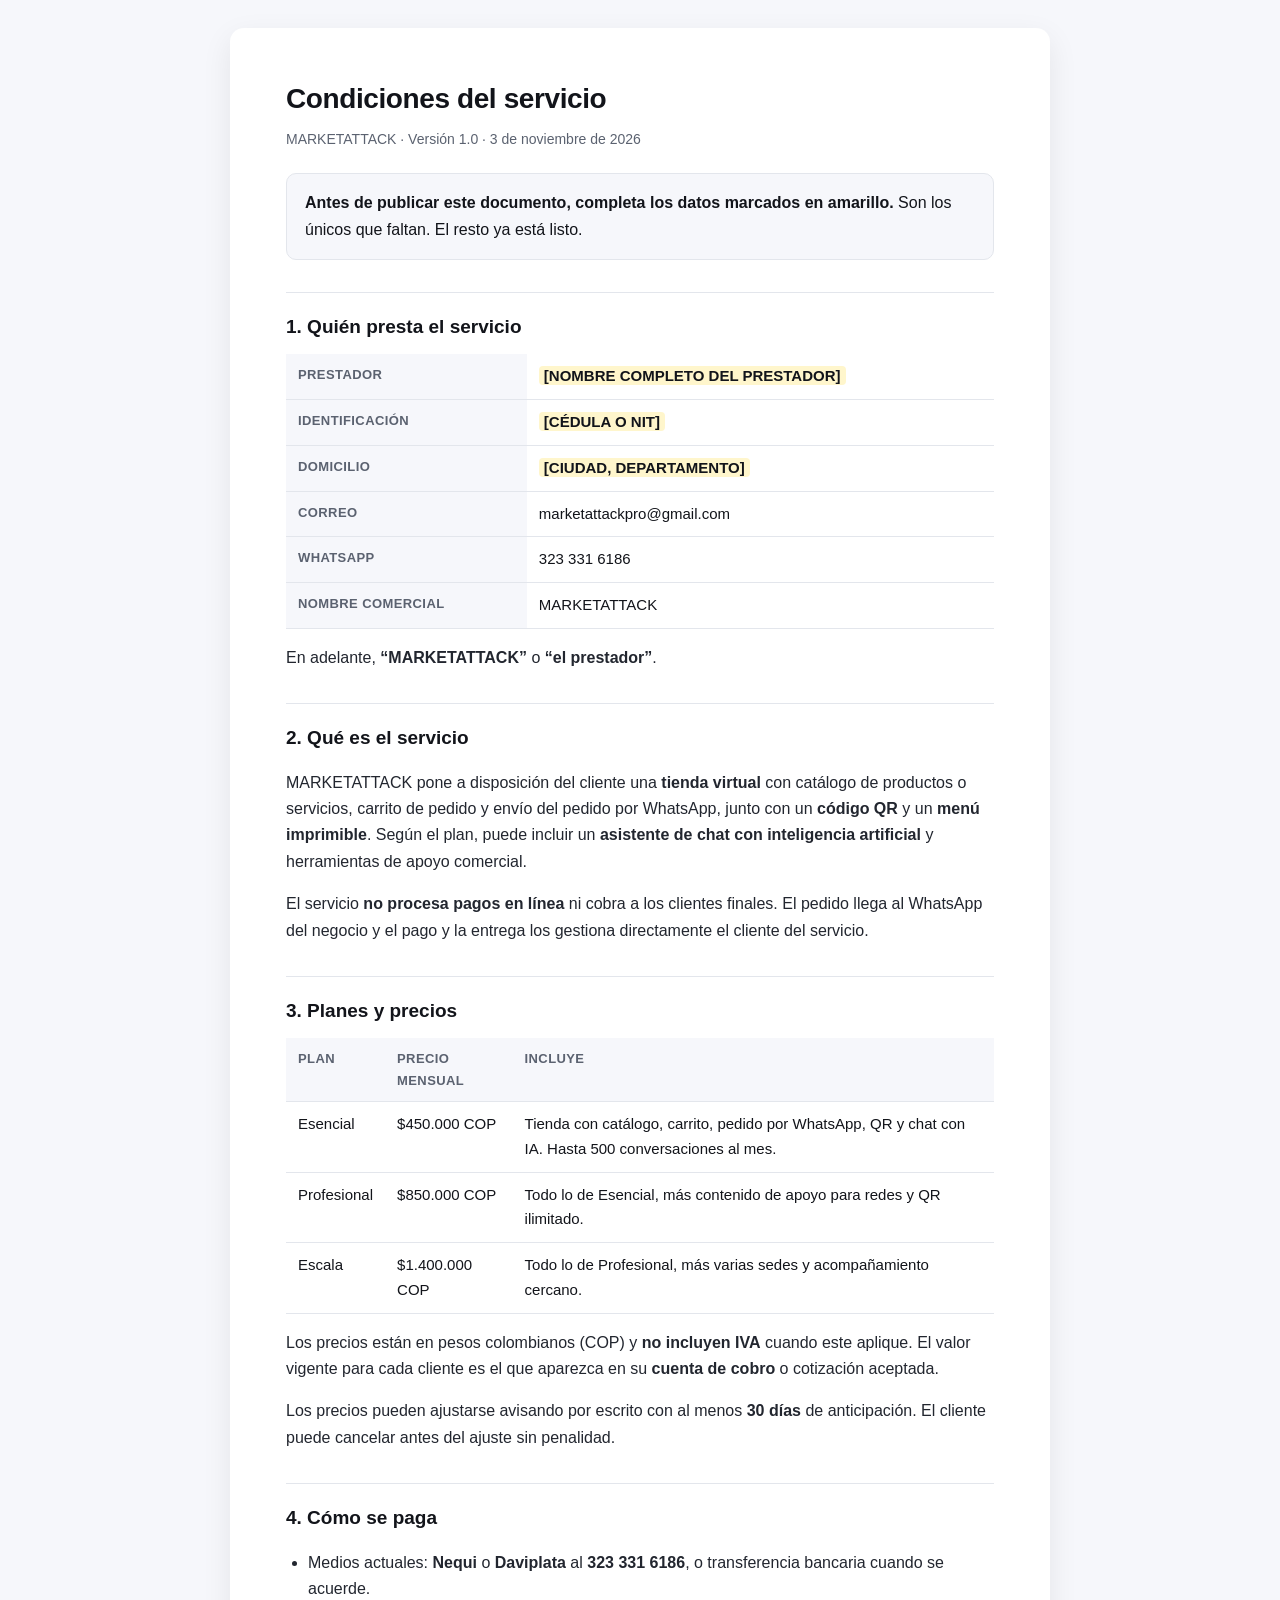
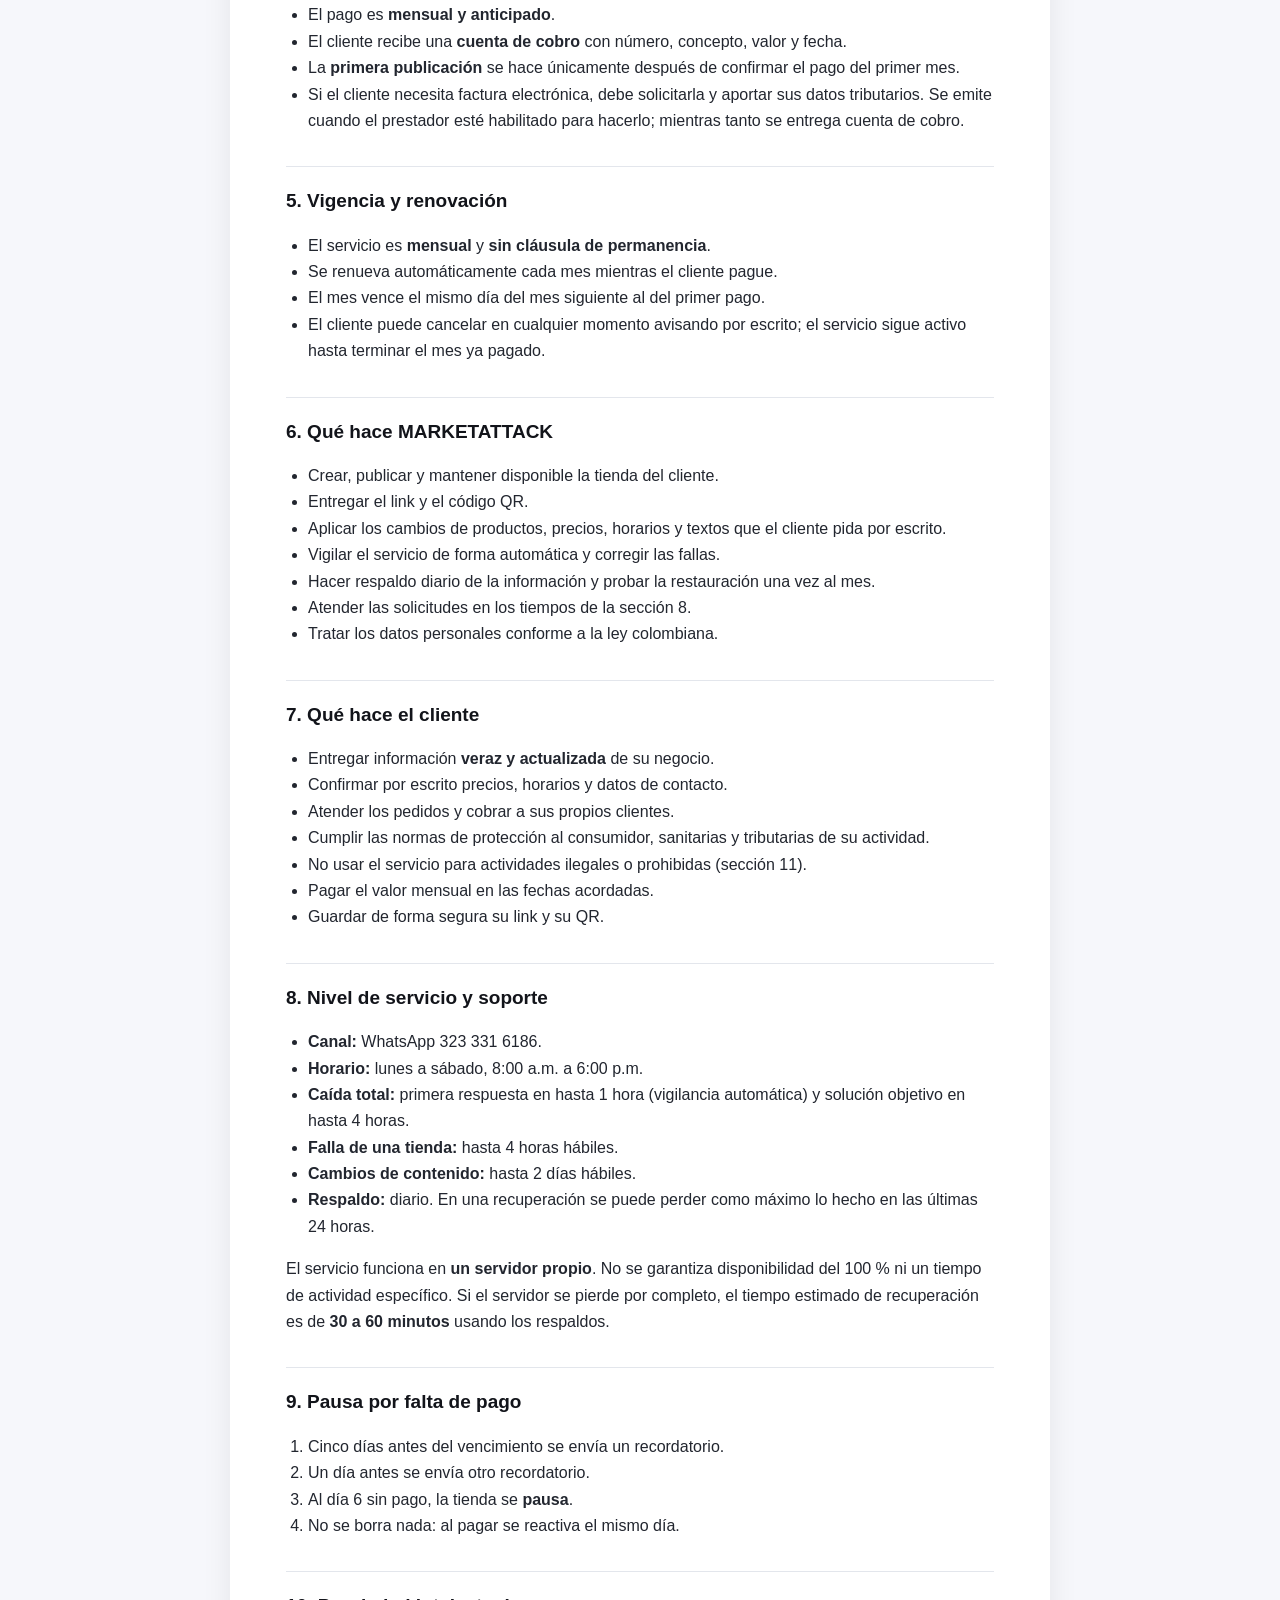
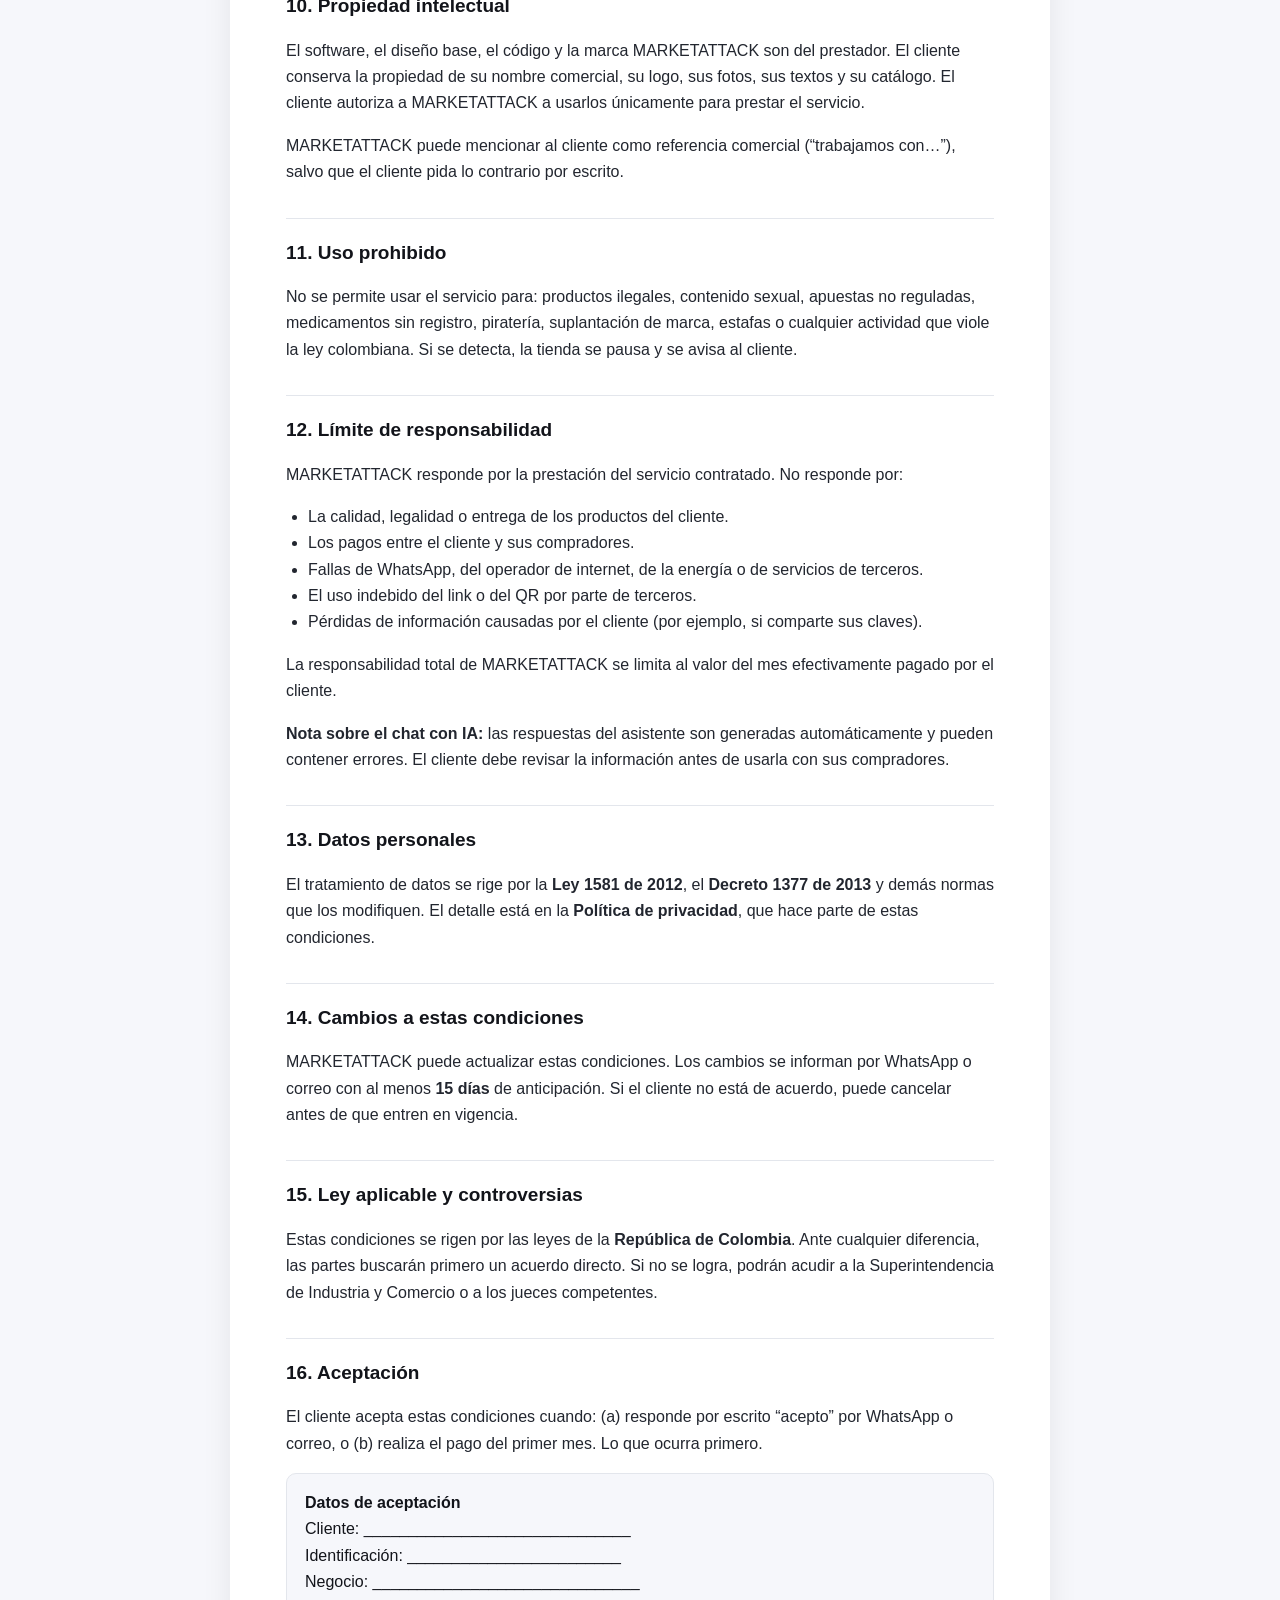
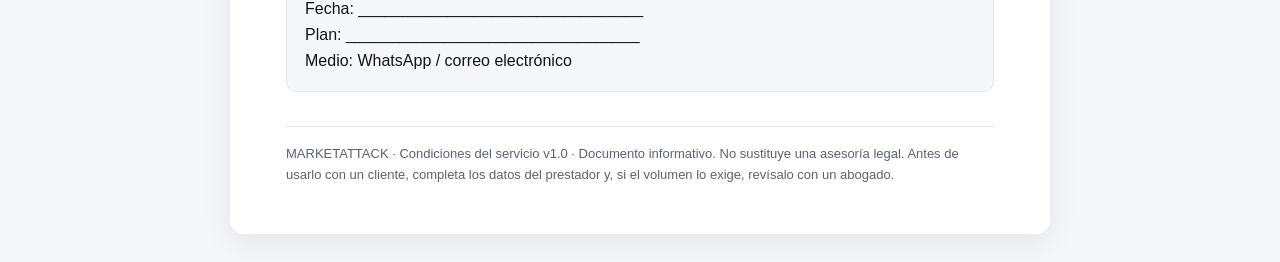
<file: 10_LEGAL/condiciones_servicio.html>
<!DOCTYPE html>
<html lang="es-CO">
<head>
<meta charset="utf-8">
<meta name="viewport" content="width=device-width, initial-scale=1">
<title>Condiciones del servicio — MARKETATTACK</title>
<style>
  :root{--tinta:#12141a;--gris:#5b6270;--linea:#e3e6ec;--acento:#0f6bff;--fondo:#f6f7fb;--aviso:#fff6cc}
  *{box-sizing:border-box}
  body{margin:0;background:var(--fondo);color:var(--tinta);
       font:16px/1.65 -apple-system,BlinkMacSystemFont,"Segoe UI",Roboto,Arial,sans-serif}
  .hoja{max-width:820px;margin:28px auto;background:#fff;padding:48px 56px;
        border-radius:14px;box-shadow:0 10px 30px rgba(18,20,26,.08)}
  h1{font-size:28px;margin:0 0 6px;letter-spacing:-.4px}
  h2{font-size:19px;margin:32px 0 10px;padding-top:18px;border-top:1px solid var(--linea)}
  h3{font-size:16px;margin:18px 0 6px}
  p,li{color:#22262f}
  .sub{color:var(--gris);font-size:14px;margin:0 0 22px}
  .caja{background:var(--fondo);border:1px solid var(--linea);border-radius:10px;padding:16px 18px;margin:16px 0}
  table{width:100%;border-collapse:collapse;margin:12px 0;font-size:15px}
  th,td{text-align:left;padding:10px 12px;border-bottom:1px solid var(--linea);vertical-align:top}
  th{background:var(--fondo);font-size:13px;text-transform:uppercase;letter-spacing:.4px;color:var(--gris)}
  .falta{background:var(--aviso);padding:1px 5px;border-radius:4px;font-weight:600}
  ol,ul{padding-left:22px}
  .pie{margin-top:34px;padding-top:16px;border-top:1px solid var(--linea);color:var(--gris);font-size:13px}
  @media print{body{background:#fff}.hoja{box-shadow:none;margin:0;padding:0;max-width:none;border-radius:0}
    h2{break-after:avoid}}
</style>
</head>
<body>
<div class="hoja">

  <h1>Condiciones del servicio</h1>
  <p class="sub">MARKETATTACK · Versión 1.0 · 3 de noviembre de 2026</p>

  <div class="caja">
    <strong>Antes de publicar este documento, completa los datos marcados en amarillo.</strong>
    Son los únicos que faltan. El resto ya está listo.
  </div>

  <h2>1. Quién presta el servicio</h2>
  <table>
    <tr><th>Prestador</th><td><span class="falta">[NOMBRE COMPLETO DEL PRESTADOR]</span></td></tr>
    <tr><th>Identificación</th><td><span class="falta">[CÉDULA O NIT]</span></td></tr>
    <tr><th>Domicilio</th><td><span class="falta">[CIUDAD, DEPARTAMENTO]</span></td></tr>
    <tr><th>Correo</th><td>marketattackpro@gmail.com</td></tr>
    <tr><th>WhatsApp</th><td>323 331 6186</td></tr>
    <tr><th>Nombre comercial</th><td>MARKETATTACK</td></tr>
  </table>
  <p>En adelante, <strong>“MARKETATTACK”</strong> o <strong>“el prestador”</strong>.</p>

  <h2>2. Qué es el servicio</h2>
  <p>MARKETATTACK pone a disposición del cliente una <strong>tienda virtual</strong>
  con catálogo de productos o servicios, carrito de pedido y envío del pedido
  por WhatsApp, junto con un <strong>código QR</strong> y un <strong>menú
  imprimible</strong>. Según el plan, puede incluir un <strong>asistente de
  chat con inteligencia artificial</strong> y herramientas de apoyo comercial.</p>
  <p>El servicio <strong>no procesa pagos en línea</strong> ni cobra a los
  clientes finales. El pedido llega al WhatsApp del negocio y el pago y la
  entrega los gestiona directamente el cliente del servicio.</p>

  <h2>3. Planes y precios</h2>
  <table>
    <tr><th>Plan</th><th>Precio mensual</th><th>Incluye</th></tr>
    <tr>
      <td>Esencial</td>
      <td>$450.000 COP</td>
      <td>Tienda con catálogo, carrito, pedido por WhatsApp, QR y chat con IA.
      Hasta 500 conversaciones al mes.</td>
    </tr>
    <tr>
      <td>Profesional</td>
      <td>$850.000 COP</td>
      <td>Todo lo de Esencial, más contenido de apoyo para redes y QR
      ilimitado.</td>
    </tr>
    <tr>
      <td>Escala</td>
      <td>$1.400.000 COP</td>
      <td>Todo lo de Profesional, más varias sedes y acompañamiento
      cercano.</td>
    </tr>
  </table>
  <p>Los precios están en pesos colombianos (COP) y <strong>no incluyen IVA</strong>
  cuando este aplique. El valor vigente para cada cliente es el que aparezca en
  su <strong>cuenta de cobro</strong> o cotización aceptada.</p>
  <p>Los precios pueden ajustarse avisando por escrito con al menos
  <strong>30 días</strong> de anticipación. El cliente puede cancelar antes del
  ajuste sin penalidad.</p>

  <h2>4. Cómo se paga</h2>
  <ul>
    <li>Medios actuales: <strong>Nequi</strong> o <strong>Daviplata</strong> al
      <strong>323 331 6186</strong>, o transferencia bancaria cuando se acuerde.</li>
    <li>El pago es <strong>mensual y anticipado</strong>.</li>
    <li>El cliente recibe una <strong>cuenta de cobro</strong> con número,
      concepto, valor y fecha.</li>
    <li>La <strong>primera publicación</strong> se hace únicamente después de
      confirmar el pago del primer mes.</li>
    <li>Si el cliente necesita factura electrónica, debe solicitarla y aportar
      sus datos tributarios. Se emite cuando el prestador esté habilitado para
      hacerlo; mientras tanto se entrega cuenta de cobro.</li>
  </ul>

  <h2>5. Vigencia y renovación</h2>
  <ul>
    <li>El servicio es <strong>mensual</strong> y <strong>sin cláusula de
      permanencia</strong>.</li>
    <li>Se renueva automáticamente cada mes mientras el cliente pague.</li>
    <li>El mes vence el mismo día del mes siguiente al del primer pago.</li>
    <li>El cliente puede cancelar en cualquier momento avisando por escrito;
      el servicio sigue activo hasta terminar el mes ya pagado.</li>
  </ul>

  <h2>6. Qué hace MARKETATTACK</h2>
  <ul>
    <li>Crear, publicar y mantener disponible la tienda del cliente.</li>
    <li>Entregar el link y el código QR.</li>
    <li>Aplicar los cambios de productos, precios, horarios y textos que el
      cliente pida por escrito.</li>
    <li>Vigilar el servicio de forma automática y corregir las fallas.</li>
    <li>Hacer respaldo diario de la información y probar la restauración una
      vez al mes.</li>
    <li>Atender las solicitudes en los tiempos de la sección 8.</li>
    <li>Tratar los datos personales conforme a la ley colombiana.</li>
  </ul>

  <h2>7. Qué hace el cliente</h2>
  <ul>
    <li>Entregar información <strong>veraz y actualizada</strong> de su negocio.</li>
    <li>Confirmar por escrito precios, horarios y datos de contacto.</li>
    <li>Atender los pedidos y cobrar a sus propios clientes.</li>
    <li>Cumplir las normas de protección al consumidor, sanitarias y
      tributarias de su actividad.</li>
    <li>No usar el servicio para actividades ilegales o prohibidas
      (sección 11).</li>
    <li>Pagar el valor mensual en las fechas acordadas.</li>
    <li>Guardar de forma segura su link y su QR.</li>
  </ul>

  <h2>8. Nivel de servicio y soporte</h2>
  <ul>
    <li><strong>Canal:</strong> WhatsApp 323 331 6186.</li>
    <li><strong>Horario:</strong> lunes a sábado, 8:00 a.m. a 6:00 p.m.</li>
    <li><strong>Caída total:</strong> primera respuesta en hasta 1 hora
      (vigilancia automática) y solución objetivo en hasta 4 horas.</li>
    <li><strong>Falla de una tienda:</strong> hasta 4 horas hábiles.</li>
    <li><strong>Cambios de contenido:</strong> hasta 2 días hábiles.</li>
    <li><strong>Respaldo:</strong> diario. En una recuperación se puede perder
      como máximo lo hecho en las últimas 24 horas.</li>
  </ul>
  <p>El servicio funciona en <strong>un servidor propio</strong>. No se garantiza
  disponibilidad del 100 % ni un tiempo de actividad específico. Si el servidor
  se pierde por completo, el tiempo estimado de recuperación es de
  <strong>30 a 60 minutos</strong> usando los respaldos.</p>

  <h2>9. Pausa por falta de pago</h2>
  <ol>
    <li>Cinco días antes del vencimiento se envía un recordatorio.</li>
    <li>Un día antes se envía otro recordatorio.</li>
    <li>Al día 6 sin pago, la tienda se <strong>pausa</strong>.</li>
    <li>No se borra nada: al pagar se reactiva el mismo día.</li>
  </ol>

  <h2>10. Propiedad intelectual</h2>
  <p>El software, el diseño base, el código y la marca MARKETATTACK son del
  prestador. El cliente conserva la propiedad de su nombre comercial, su logo,
  sus fotos, sus textos y su catálogo. El cliente autoriza a MARKETATTACK a
  usarlos únicamente para prestar el servicio.</p>
  <p>MARKETATTACK puede mencionar al cliente como referencia comercial
  (“trabajamos con…”), salvo que el cliente pida lo contrario por escrito.</p>

  <h2>11. Uso prohibido</h2>
  <p>No se permite usar el servicio para: productos ilegales, contenido sexual,
  apuestas no reguladas, medicamentos sin registro, piratería, suplantación de
  marca, estafas o cualquier actividad que viole la ley colombiana. Si se
  detecta, la tienda se pausa y se avisa al cliente.</p>

  <h2>12. Límite de responsabilidad</h2>
  <p>MARKETATTACK responde por la prestación del servicio contratado. No
  responde por:</p>
  <ul>
    <li>La calidad, legalidad o entrega de los productos del cliente.</li>
    <li>Los pagos entre el cliente y sus compradores.</li>
    <li>Fallas de WhatsApp, del operador de internet, de la energía o de
      servicios de terceros.</li>
    <li>El uso indebido del link o del QR por parte de terceros.</li>
    <li>Pérdidas de información causadas por el cliente (por ejemplo, si
      comparte sus claves).</li>
  </ul>
  <p>La responsabilidad total de MARKETATTACK se limita al valor del mes
  efectivamente pagado por el cliente.</p>
  <p><strong>Nota sobre el chat con IA:</strong> las respuestas del asistente son
  generadas automáticamente y pueden contener errores. El cliente debe revisar
  la información antes de usarla con sus compradores.</p>

  <h2>13. Datos personales</h2>
  <p>El tratamiento de datos se rige por la
  <strong>Ley 1581 de 2012</strong>, el <strong>Decreto 1377 de 2013</strong> y
  demás normas que los modifiquen. El detalle está en la
  <strong>Política de privacidad</strong>, que hace parte de estas condiciones.</p>

  <h2>14. Cambios a estas condiciones</h2>
  <p>MARKETATTACK puede actualizar estas condiciones. Los cambios se informan
  por WhatsApp o correo con al menos <strong>15 días</strong> de anticipación.
  Si el cliente no está de acuerdo, puede cancelar antes de que entren en
  vigencia.</p>

  <h2>15. Ley aplicable y controversias</h2>
  <p>Estas condiciones se rigen por las leyes de la
  <strong>República de Colombia</strong>. Ante cualquier diferencia, las partes
  buscarán primero un acuerdo directo. Si no se logra, podrán acudir a la
  Superintendencia de Industria y Comercio o a los jueces competentes.</p>

  <h2>16. Aceptación</h2>
  <p>El cliente acepta estas condiciones cuando: (a) responde por escrito
  “acepto” por WhatsApp o correo, o (b) realiza el pago del primer mes. Lo que
  ocurra primero.</p>

  <div class="caja">
    <strong>Datos de aceptación</strong><br>
    Cliente: ______________________________<br>
    Identificación: ________________________<br>
    Negocio: ______________________________<br>
    Fecha: ________________________________<br>
    Plan: _________________________________<br>
    Medio: WhatsApp / correo electrónico
  </div>

  <div class="pie">
    MARKETATTACK · Condiciones del servicio v1.0 · Documento informativo.
    No sustituye una asesoría legal. Antes de usarlo con un cliente, completa
    los datos del prestador y, si el volumen lo exige, revísalo con un abogado.
  </div>

</div>
</body>
</html>
</file>
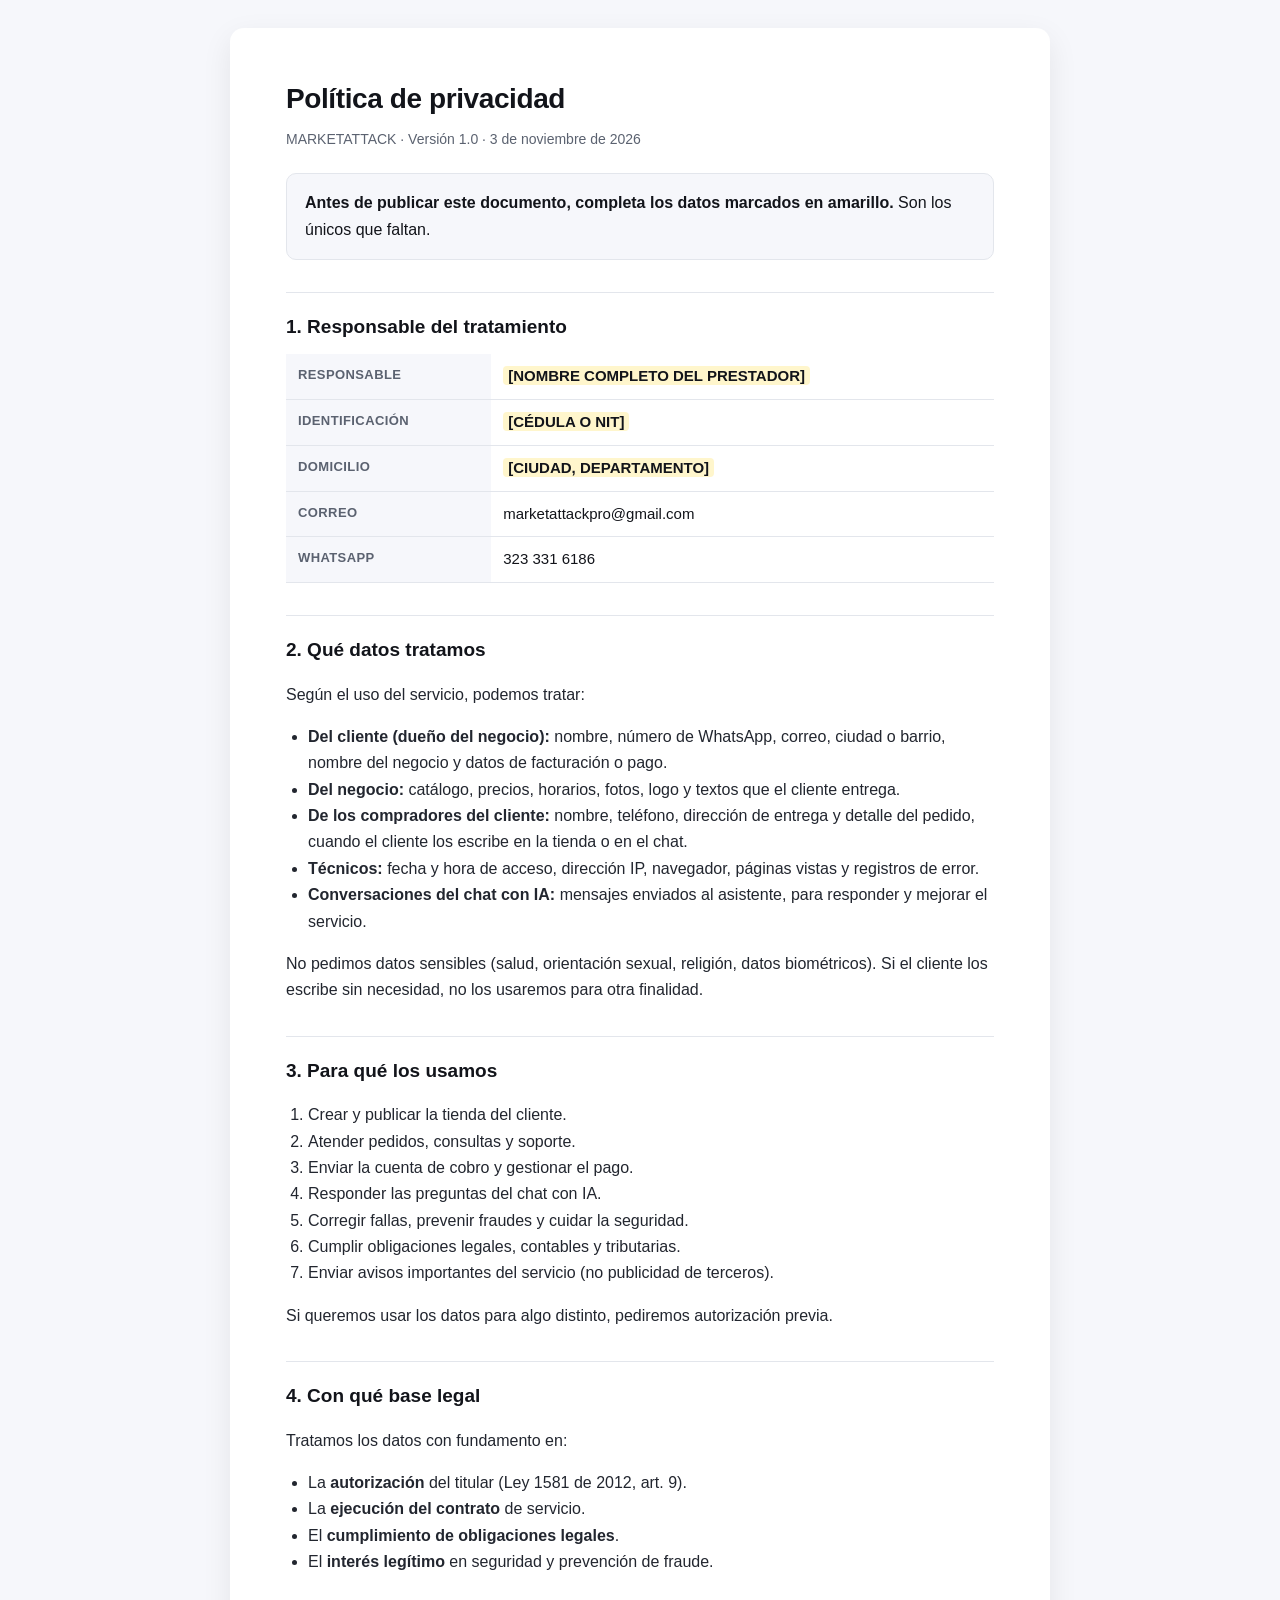
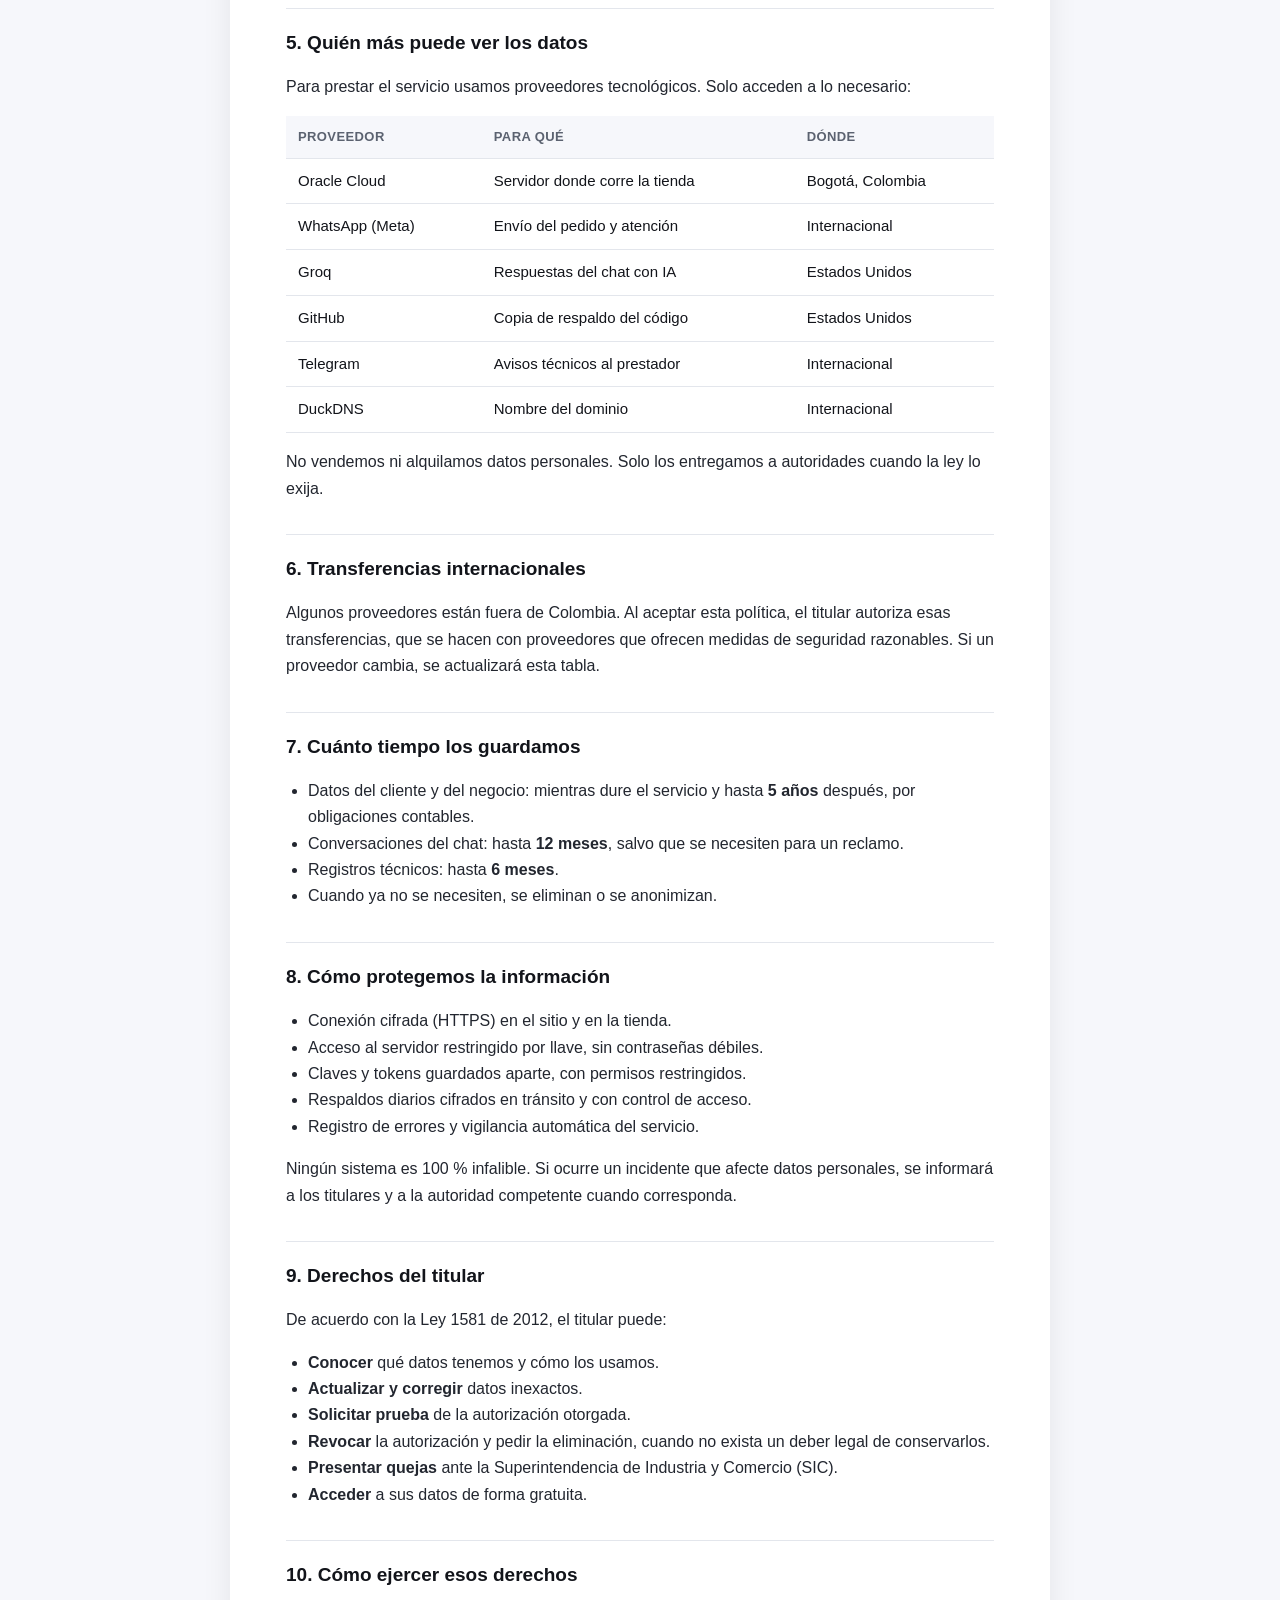
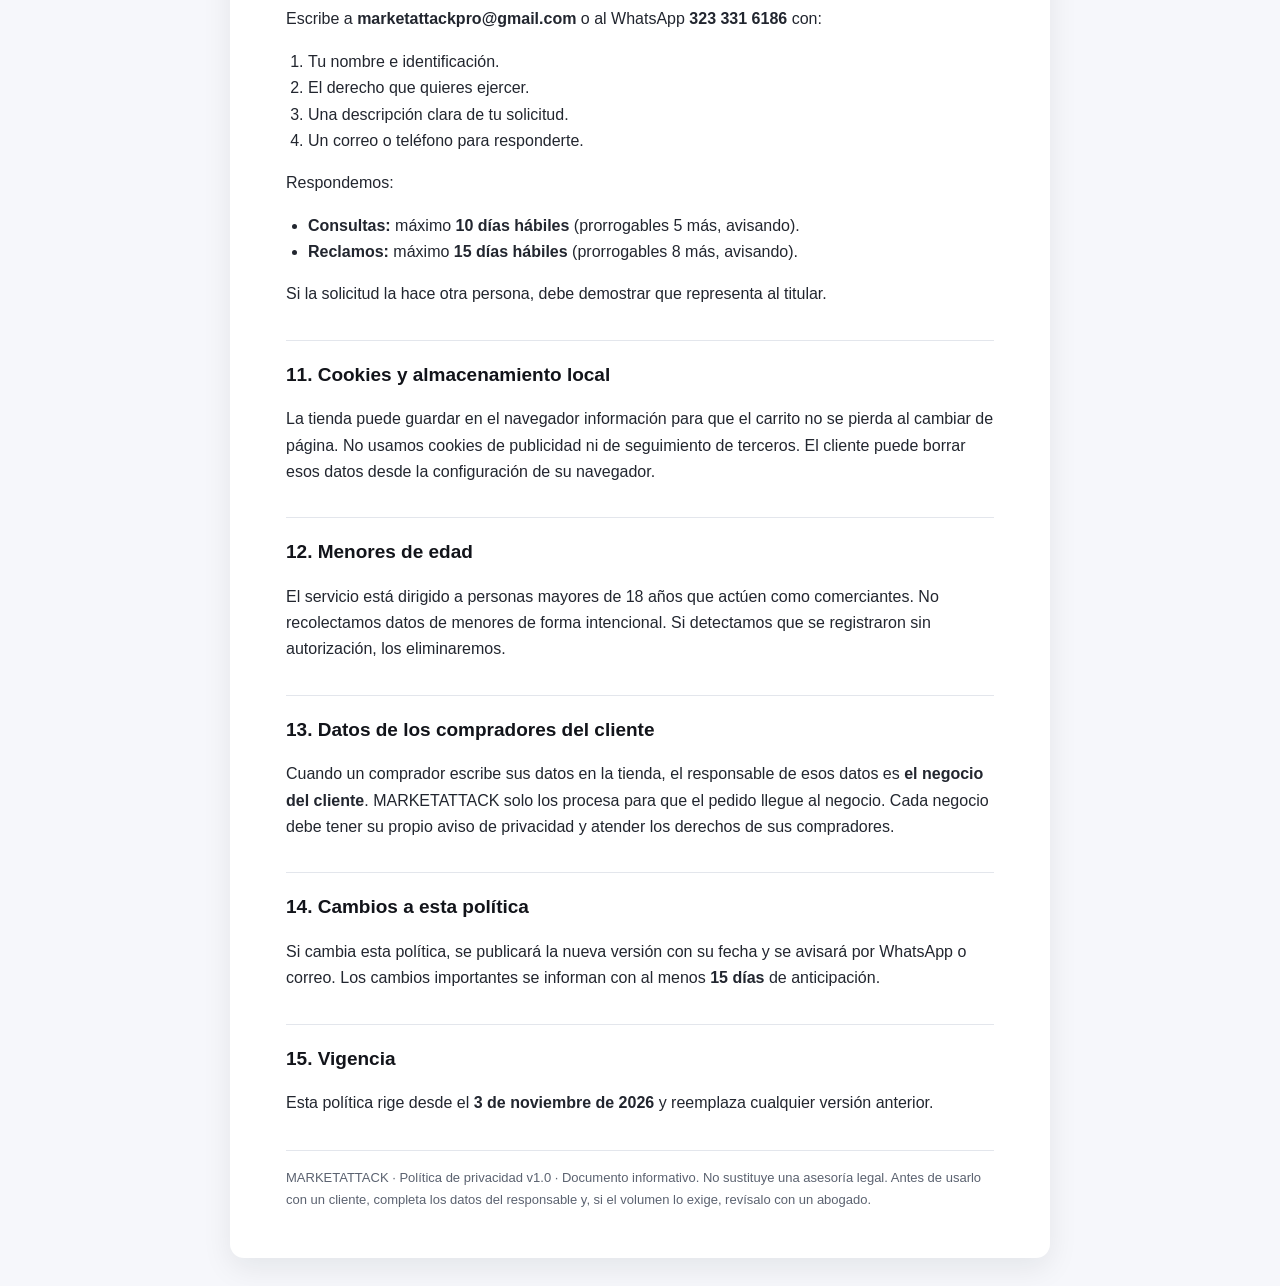
<file: 10_LEGAL/politica_privacidad.html>
<!DOCTYPE html>
<html lang="es-CO">
<head>
<meta charset="utf-8">
<meta name="viewport" content="width=device-width, initial-scale=1">
<title>Política de privacidad — MARKETATTACK</title>
<style>
  :root{--tinta:#12141a;--gris:#5b6270;--linea:#e3e6ec;--fondo:#f6f7fb;--aviso:#fff6cc}
  *{box-sizing:border-box}
  body{margin:0;background:var(--fondo);color:var(--tinta);
       font:16px/1.65 -apple-system,BlinkMacSystemFont,"Segoe UI",Roboto,Arial,sans-serif}
  .hoja{max-width:820px;margin:28px auto;background:#fff;padding:48px 56px;
        border-radius:14px;box-shadow:0 10px 30px rgba(18,20,26,.08)}
  h1{font-size:28px;margin:0 0 6px;letter-spacing:-.4px}
  h2{font-size:19px;margin:32px 0 10px;padding-top:18px;border-top:1px solid var(--linea)}
  h3{font-size:16px;margin:18px 0 6px}
  p,li{color:#22262f}
  .sub{color:var(--gris);font-size:14px;margin:0 0 22px}
  .caja{background:var(--fondo);border:1px solid var(--linea);border-radius:10px;padding:16px 18px;margin:16px 0}
  table{width:100%;border-collapse:collapse;margin:12px 0;font-size:15px}
  th,td{text-align:left;padding:10px 12px;border-bottom:1px solid var(--linea);vertical-align:top}
  th{background:var(--fondo);font-size:13px;text-transform:uppercase;letter-spacing:.4px;color:var(--gris)}
  .falta{background:var(--aviso);padding:1px 5px;border-radius:4px;font-weight:600}
  ol,ul{padding-left:22px}
  .pie{margin-top:34px;padding-top:16px;border-top:1px solid var(--linea);color:var(--gris);font-size:13px}
  @media print{body{background:#fff}.hoja{box-shadow:none;margin:0;padding:0;max-width:none;border-radius:0}
    h2{break-after:avoid}}
</style>
</head>
<body>
<div class="hoja">

  <h1>Política de privacidad</h1>
  <p class="sub">MARKETATTACK · Versión 1.0 · 3 de noviembre de 2026</p>

  <div class="caja">
    <strong>Antes de publicar este documento, completa los datos marcados en amarillo.</strong>
    Son los únicos que faltan.
  </div>

  <h2>1. Responsable del tratamiento</h2>
  <table>
    <tr><th>Responsable</th><td><span class="falta">[NOMBRE COMPLETO DEL PRESTADOR]</span></td></tr>
    <tr><th>Identificación</th><td><span class="falta">[CÉDULA O NIT]</span></td></tr>
    <tr><th>Domicilio</th><td><span class="falta">[CIUDAD, DEPARTAMENTO]</span></td></tr>
    <tr><th>Correo</th><td>marketattackpro@gmail.com</td></tr>
    <tr><th>WhatsApp</th><td>323 331 6186</td></tr>
  </table>

  <h2>2. Qué datos tratamos</h2>
  <p>Según el uso del servicio, podemos tratar:</p>
  <ul>
    <li><strong>Del cliente (dueño del negocio):</strong> nombre, número de
      WhatsApp, correo, ciudad o barrio, nombre del negocio y datos de
      facturación o pago.</li>
    <li><strong>Del negocio:</strong> catálogo, precios, horarios, fotos, logo y
      textos que el cliente entrega.</li>
    <li><strong>De los compradores del cliente:</strong> nombre, teléfono,
      dirección de entrega y detalle del pedido, cuando el cliente los escribe
      en la tienda o en el chat.</li>
    <li><strong>Técnicos:</strong> fecha y hora de acceso, dirección IP,
      navegador, páginas vistas y registros de error.</li>
    <li><strong>Conversaciones del chat con IA:</strong> mensajes enviados al
      asistente, para responder y mejorar el servicio.</li>
  </ul>
  <p>No pedimos datos sensibles (salud, orientación sexual, religión, datos
  biométricos). Si el cliente los escribe sin necesidad, no los usaremos para
  otra finalidad.</p>

  <h2>3. Para qué los usamos</h2>
  <ol>
    <li>Crear y publicar la tienda del cliente.</li>
    <li>Atender pedidos, consultas y soporte.</li>
    <li>Enviar la cuenta de cobro y gestionar el pago.</li>
    <li>Responder las preguntas del chat con IA.</li>
    <li>Corregir fallas, prevenir fraudes y cuidar la seguridad.</li>
    <li>Cumplir obligaciones legales, contables y tributarias.</li>
    <li>Enviar avisos importantes del servicio (no publicidad de terceros).</li>
  </ol>
  <p>Si queremos usar los datos para algo distinto, pediremos autorización
  previa.</p>

  <h2>4. Con qué base legal</h2>
  <p>Tratamos los datos con fundamento en:</p>
  <ul>
    <li>La <strong>autorización</strong> del titular (Ley 1581 de 2012, art. 9).</li>
    <li>La <strong>ejecución del contrato</strong> de servicio.</li>
    <li>El <strong>cumplimiento de obligaciones legales</strong>.</li>
    <li>El <strong>interés legítimo</strong> en seguridad y prevención de fraude.</li>
  </ul>

  <h2>5. Quién más puede ver los datos</h2>
  <p>Para prestar el servicio usamos proveedores tecnológicos. Solo acceden a
  lo necesario:</p>
  <table>
    <tr><th>Proveedor</th><th>Para qué</th><th>Dónde</th></tr>
    <tr><td>Oracle Cloud</td><td>Servidor donde corre la tienda</td><td>Bogotá, Colombia</td></tr>
    <tr><td>WhatsApp (Meta)</td><td>Envío del pedido y atención</td><td>Internacional</td></tr>
    <tr><td>Groq</td><td>Respuestas del chat con IA</td><td>Estados Unidos</td></tr>
    <tr><td>GitHub</td><td>Copia de respaldo del código</td><td>Estados Unidos</td></tr>
    <tr><td>Telegram</td><td>Avisos técnicos al prestador</td><td>Internacional</td></tr>
    <tr><td>DuckDNS</td><td>Nombre del dominio</td><td>Internacional</td></tr>
  </table>
  <p>No vendemos ni alquilamos datos personales. Solo los entregamos a
  autoridades cuando la ley lo exija.</p>

  <h2>6. Transferencias internacionales</h2>
  <p>Algunos proveedores están fuera de Colombia. Al aceptar esta política, el
  titular autoriza esas transferencias, que se hacen con proveedores que
  ofrecen medidas de seguridad razonables. Si un proveedor cambia, se
  actualizará esta tabla.</p>

  <h2>7. Cuánto tiempo los guardamos</h2>
  <ul>
    <li>Datos del cliente y del negocio: mientras dure el servicio y hasta
      <strong>5 años</strong> después, por obligaciones contables.</li>
    <li>Conversaciones del chat: hasta <strong>12 meses</strong>, salvo que se
      necesiten para un reclamo.</li>
    <li>Registros técnicos: hasta <strong>6 meses</strong>.</li>
    <li>Cuando ya no se necesiten, se eliminan o se anonimizan.</li>
  </ul>

  <h2>8. Cómo protegemos la información</h2>
  <ul>
    <li>Conexión cifrada (HTTPS) en el sitio y en la tienda.</li>
    <li>Acceso al servidor restringido por llave, sin contraseñas débiles.</li>
    <li>Claves y tokens guardados aparte, con permisos restringidos.</li>
    <li>Respaldos diarios cifrados en tránsito y con control de acceso.</li>
    <li>Registro de errores y vigilancia automática del servicio.</li>
  </ul>
  <p>Ningún sistema es 100 % infalible. Si ocurre un incidente que afecte datos
  personales, se informará a los titulares y a la autoridad competente cuando
  corresponda.</p>

  <h2>9. Derechos del titular</h2>
  <p>De acuerdo con la Ley 1581 de 2012, el titular puede:</p>
  <ul>
    <li><strong>Conocer</strong> qué datos tenemos y cómo los usamos.</li>
    <li><strong>Actualizar y corregir</strong> datos inexactos.</li>
    <li><strong>Solicitar prueba</strong> de la autorización otorgada.</li>
    <li><strong>Revocar</strong> la autorización y pedir la eliminación, cuando
      no exista un deber legal de conservarlos.</li>
    <li><strong>Presentar quejas</strong> ante la Superintendencia de Industria
      y Comercio (SIC).</li>
    <li><strong>Acceder</strong> a sus datos de forma gratuita.</li>
  </ul>

  <h2>10. Cómo ejercer esos derechos</h2>
  <p>Escribe a <strong>marketattackpro@gmail.com</strong> o al WhatsApp
  <strong>323 331 6186</strong> con:</p>
  <ol>
    <li>Tu nombre e identificación.</li>
    <li>El derecho que quieres ejercer.</li>
    <li>Una descripción clara de tu solicitud.</li>
    <li>Un correo o teléfono para responderte.</li>
  </ol>
  <p>Respondemos:</p>
  <ul>
    <li><strong>Consultas:</strong> máximo <strong>10 días hábiles</strong>
      (prorrogables 5 más, avisando).</li>
    <li><strong>Reclamos:</strong> máximo <strong>15 días hábiles</strong>
      (prorrogables 8 más, avisando).</li>
  </ul>
  <p>Si la solicitud la hace otra persona, debe demostrar que representa al
  titular.</p>

  <h2>11. Cookies y almacenamiento local</h2>
  <p>La tienda puede guardar en el navegador información para que el carrito no
  se pierda al cambiar de página. No usamos cookies de publicidad ni de
  seguimiento de terceros. El cliente puede borrar esos datos desde la
  configuración de su navegador.</p>

  <h2>12. Menores de edad</h2>
  <p>El servicio está dirigido a personas mayores de 18 años que actúen como
  comerciantes. No recolectamos datos de menores de forma intencional. Si
  detectamos que se registraron sin autorización, los eliminaremos.</p>

  <h2>13. Datos de los compradores del cliente</h2>
  <p>Cuando un comprador escribe sus datos en la tienda, el responsable de esos
  datos es <strong>el negocio del cliente</strong>. MARKETATTACK solo los
  procesa para que el pedido llegue al negocio. Cada negocio debe tener su
  propio aviso de privacidad y atender los derechos de sus compradores.</p>

  <h2>14. Cambios a esta política</h2>
  <p>Si cambia esta política, se publicará la nueva versión con su fecha y se
  avisará por WhatsApp o correo. Los cambios importantes se informan con al
  menos <strong>15 días</strong> de anticipación.</p>

  <h2>15. Vigencia</h2>
  <p>Esta política rige desde el <strong>3 de noviembre de 2026</strong> y
  reemplaza cualquier versión anterior.</p>

  <div class="pie">
    MARKETATTACK · Política de privacidad v1.0 · Documento informativo.
    No sustituye una asesoría legal. Antes de usarlo con un cliente, completa
    los datos del responsable y, si el volumen lo exige, revísalo con un abogado.
  </div>

</div>
</body>
</html>
</file>
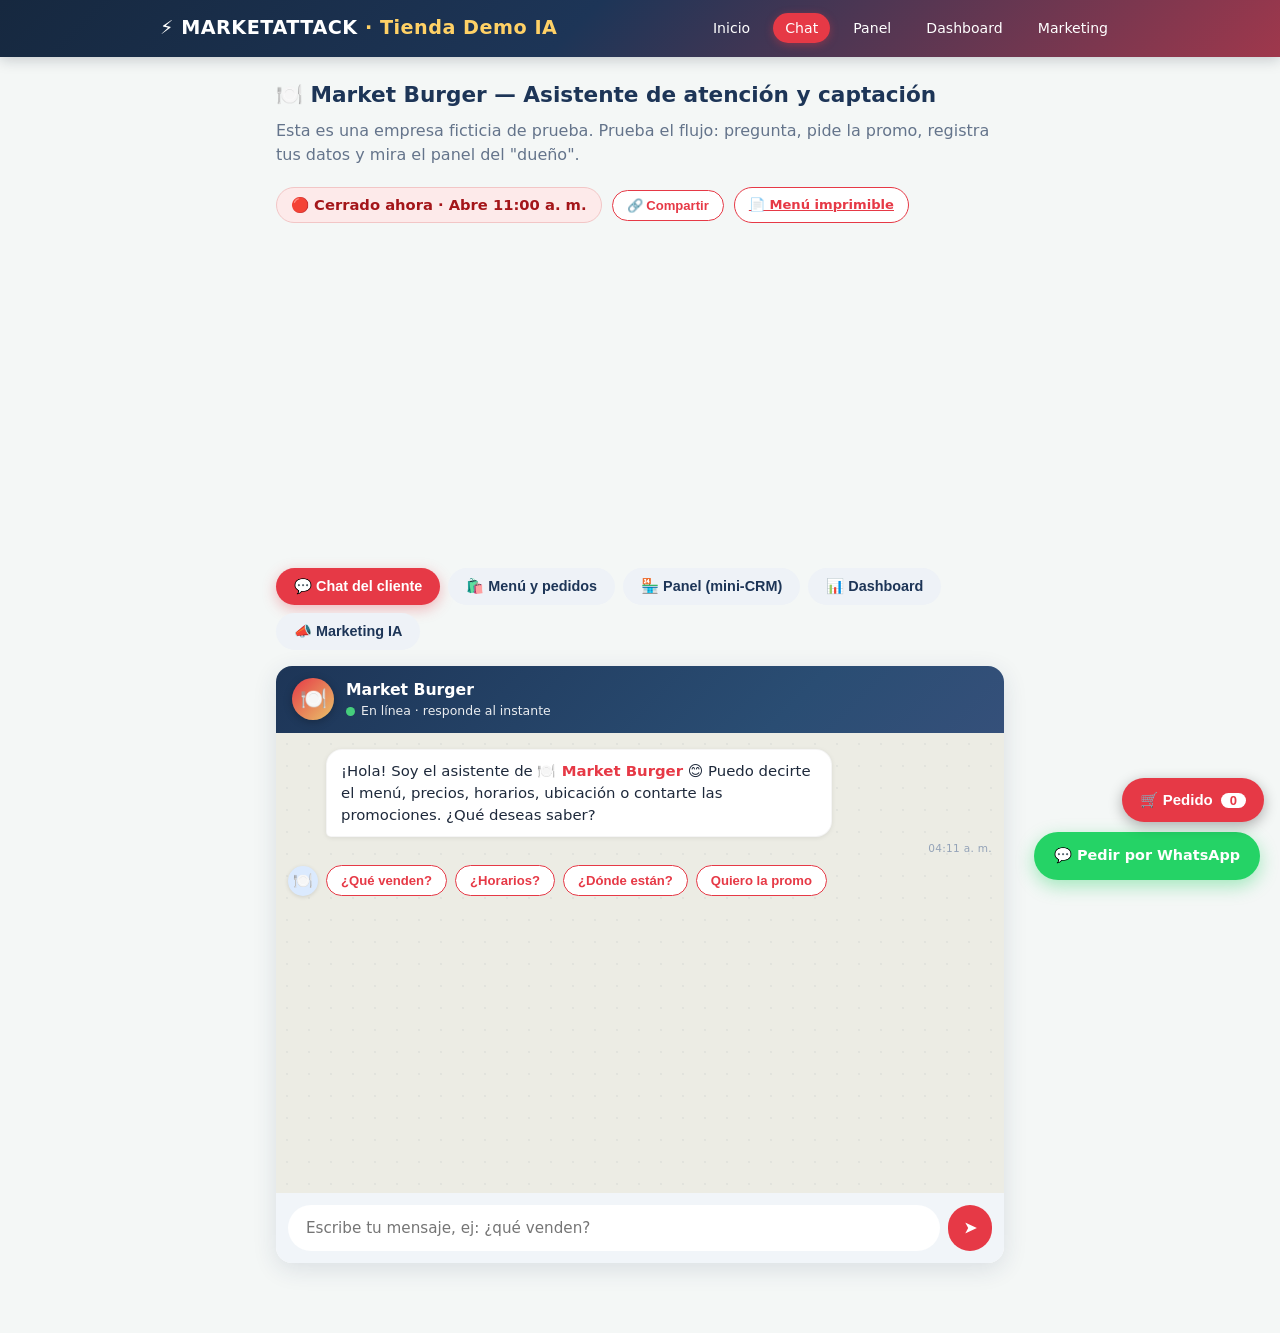
<file: 02_DEMO/assets/tienda_autocontenida.html>
<!DOCTYPE html>
<html lang="es">
<head>
<meta charset="UTF-8">
<meta name="viewport" content="width=device-width, initial-scale=1.0">
<title>Tienda online · MarketAttack</title>
<style>
:root {
  --primario: #e63946;
  --primario-dark: #ca2f3c;
  --oscuro: #1d3557;
  --fondo: #f4f7f6;
  --fondo-suave: #f8f9fa;
  --exito: #2a9d8f;
  --exito-dark: #21867a;
  --whatsapp: #25d366;
  --warning: #e9c46a;
  --gris: #64748b;
  --borde: #e2e8f0;
  --radio: 16px;
  --radio-sm: 10px;
  --sombra: 0 2px 12px rgba(29, 53, 87, 0.08);
  --sombra-md: 0 6px 24px rgba(29, 53, 87, 0.12);
  --chat-fondo: #ecece4;
  --trans: 0.22s cubic-bezier(0.4, 0, 0.2, 1);
}

* { box-sizing: border-box; margin: 0; padding: 0; }

html { scroll-behavior: smooth; }

body {
  font-family: 'Segoe UI', system-ui, -apple-system, Roboto, Arial, sans-serif;
  background: var(--fondo);
  color: #1e293b;
  min-height: 100vh;
  line-height: 1.5;
}

a { color: inherit; }

/* ============ HEADER / NAV ============ */
header {
  background: linear-gradient(135deg, #16283f 0%, var(--oscuro) 45%, var(--primario) 130%);
  color: #fff;
  padding: 14px 20px;
  position: sticky;
  top: 0;
  z-index: 50;
  box-shadow: 0 2px 14px rgba(15, 23, 42, 0.22);
  backdrop-filter: blur(6px);
}

.contenedor-header {
  max-width: 960px;
  margin: 0 auto;
  display: flex;
  align-items: center;
  justify-content: space-between;
  gap: 10px;
  flex-wrap: wrap;
}

.logo {
  font-size: 1.2rem;
  font-weight: 800;
  letter-spacing: 0.5px;
  cursor: pointer;
}

.logo span { color: #ffd166; }

nav a {
  color: #fff;
  text-decoration: none;
  margin-left: 6px;
  font-size: 0.88rem;
  padding: 7px 12px;
  border-radius: 30px;
  transition: background var(--trans), transform var(--trans);
}

nav a:hover { background: rgba(255, 255, 255, 0.16); }
nav a.activo { background: var(--primario); box-shadow: 0 2px 8px rgba(230, 57, 70, 0.4); }

/* ============ ESTRUCTURA ============ */
.contenedor {
  max-width: 760px;
  margin: 0 auto;
  padding: 22px 16px 70px;
}

.contenedor-ancho { max-width: 980px; }

.titulo-seccion { color: var(--oscuro); font-size: 1.35rem; margin-bottom: 8px; }
.subtitulo-seccion { color: var(--gris); margin-bottom: 20px; }

/* ============ TABS ============ */
.tabs {
  display: flex;
  gap: 8px;
  padding: 10px 0 16px;
  flex-wrap: wrap;
}

.tab, .tabs > a.tab {
  border: none;
  padding: 10px 18px;
  border-radius: 30px;
  cursor: pointer;
  background: #eef2f7;
  color: var(--oscuro);
  font-weight: 600;
  font-size: 0.9rem;
  text-decoration: none;
  transition: background var(--trans), transform var(--trans), box-shadow var(--trans);
}

.tab:hover, .tabs > a.tab:hover { background: #e2e8f0; transform: translateY(-1px); }
.tab.activo, .tabs > a.tab.activo { background: var(--primario); color: #fff; box-shadow: 0 4px 14px rgba(230, 57, 70, 0.35); }

.pestana { display: none; }
.pestana.activa { display: block; animation: aparecer 0.28s ease; }

@keyframes aparecer {
  from { opacity: 0; transform: translateY(6px); }
  to { opacity: 1; transform: translateY(0); }
}

/* ============ CHAT (ventana tipo app) ============ */
.ventana-chat {
  background: #fff;
  border-radius: var(--radio);
  box-shadow: var(--sombra-md);
  overflow: hidden;
  display: flex;
  flex-direction: column;
}

.cabecera-chat {
  background: linear-gradient(135deg, var(--oscuro), #2a4d73 70%, #35507a);
  color: #fff;
  padding: 12px 16px;
  display: flex;
  align-items: center;
  gap: 12px;
}

.cabecera-chat .avatar {
  width: 42px;
  height: 42px;
  border-radius: 50%;
  background: linear-gradient(135deg, var(--primario), var(--warning));
  display: flex;
  align-items: center;
  justify-content: center;
  font-size: 1.35rem;
  box-shadow: 0 2px 8px rgba(0, 0, 0, 0.25);
  flex-shrink: 0;
}

.cabecera-chat .datos { flex: 1; min-width: 0; }
.cabecera-chat .nombre { font-weight: 800; font-size: 0.98rem; white-space: nowrap; overflow: hidden; text-overflow: ellipsis; }
.cabecera-chat .estado-sitio { font-size: 0.78rem; opacity: 0.9; display: flex; align-items: center; gap: 6px; }

.punto-en-linea {
  width: 9px;
  height: 9px;
  border-radius: 50%;
  background: #4ade80;
  box-shadow: 0 0 0 0 rgba(74, 222, 128, 0.6);
  animation: pulso 1.8s infinite;
}

@keyframes pulso {
  0% { box-shadow: 0 0 0 0 rgba(74, 222, 128, 0.6); }
  70% { box-shadow: 0 0 0 7px rgba(74, 222, 128, 0); }
  100% { box-shadow: 0 0 0 0 rgba(74, 222, 128, 0); }
}

.chat {
  height: 52vh;
  min-height: 300px;
  max-height: 460px;
  overflow-y: auto;
  background: var(--chat-fondo);
  background-image: radial-gradient(circle, rgba(29, 53, 87, 0.05) 1px, transparent 1px);
  background-size: 22px 22px;
  padding: 16px 12px;
}

/* Scroll fino */
.chat::-webkit-scrollbar { width: 8px; }
.chat::-webkit-scrollbar-track { background: transparent; }
.chat::-webkit-scrollbar-thumb { background: #cbd5e1; border-radius: 20px; }
.chat::-webkit-scrollbar-thumb:hover { background: #94a3b8; }

.msg { margin-bottom: 12px; display: flex; align-items: flex-end; gap: 8px; animation: entrada-msg 0.25s ease; }

@keyframes entrada-msg {
  from { opacity: 0; transform: translateY(8px) scale(0.98); }
  to { opacity: 1; transform: translateY(0) scale(1); }
}

.msg .avatar-msg {
  width: 30px;
  height: 30px;
  border-radius: 50%;
  background: #cbd5e1;
  display: flex;
  align-items: center;
  justify-content: center;
  font-size: 1rem;
  flex-shrink: 0;
  box-shadow: 0 1px 4px rgba(0, 0, 0, 0.12);
}

.msg .burbuja {
  max-width: 76%;
  padding: 10px 14px;
  border-radius: var(--radio);
  font-size: 0.93rem;
  line-height: 1.5;
  white-space: pre-wrap;
  word-break: break-word;
  position: relative;
}

.msg .hora {
  display: block;
  font-size: 0.66rem;
  color: #94a3b8;
  margin-top: 4px;
  text-align: right;
  letter-spacing: 0.3px;
}

.msg.cliente { justify-content: flex-end; }
.msg.cliente .avatar-msg { order: 2; background: #fecaca; }
.msg.cliente .burbuja {
  background: linear-gradient(135deg, var(--primario), var(--primario-dark));
  color: #fff;
  border-bottom-right-radius: 5px;
  box-shadow: 0 2px 8px rgba(230, 57, 70, 0.25);
}

.msg.cliente .hora { color: rgba(255, 255, 255, 0.75); }

.msg.ia { justify-content: flex-start; }
.msg.ia .avatar-msg { background: #dbeafe; }
.msg.ia .burbuja {
  background: #fff;
  color: #1e293b;
  border-bottom-left-radius: 5px;
  box-shadow: 0 1px 5px rgba(0, 0, 0, 0.08);
  border: 1px solid rgba(0, 0, 0, 0.04);
}

.msg.sistema .burbuja {
  background: #fff7e6;
  color: #7c5a00;
  font-size: 0.85rem;
  border: 1px solid #fde68a;
}

.msg.ia .burbuja b, .msg.cliente .burbuja b { color: var(--primario); }
.msg.cliente .burbuja b { color: #ffe9a8; }

/* Indicador "escribiendo…" */
.escribiendo { display: inline-flex; align-items: center; gap: 4px; padding: 14px 16px; }
.escribiendo .punto {
  width: 7px;
  height: 7px;
  border-radius: 50%;
  background: #94a3b8;
  animation: latido 1.2s infinite ease-in-out;
}
.escribiendo .punto:nth-child(2) { animation-delay: 0.15s; }
.escribiendo .punto:nth-child(3) { animation-delay: 0.3s; }

@keyframes latido {
  0%, 60%, 100% { transform: translateY(0); opacity: 0.5; }
  30% { transform: translateY(-4px); opacity: 1; }
}

.acciones-rapidas { display: flex; gap: 8px; flex-wrap: wrap; margin-top: 8px; }

.chip {
  border: 1.5px solid var(--primario);
  background: #fff;
  color: var(--primario);
  padding: 7px 14px;
  border-radius: 30px;
  cursor: pointer;
  font-size: 0.82rem;
  font-weight: 600;
  transition: background var(--trans), color var(--trans), transform var(--trans);
}

.chip:hover { background: var(--primario); color: #fff; transform: translateY(-1px); }

.campo-chat { display: flex; gap: 8px; padding: 12px; background: #f1f5f9; }

.campo-chat input,
.campo-chat textarea {
  flex: 1;
  padding: 12px 16px;
  border: 2px solid transparent;
  border-radius: 30px;
  font-size: 0.95rem;
  font-family: inherit;
  outline: none;
  background: #fff;
  transition: border-color var(--trans), box-shadow var(--trans);
}

.campo-chat input:focus,
.campo-chat textarea:focus {
  border-color: var(--primario);
  box-shadow: 0 0 0 3px rgba(230, 57, 70, 0.15);
}

.boton {
  border: none;
  padding: 11px 22px;
  border-radius: 30px;
  background: var(--primario);
  color: #fff;
  font-weight: 700;
  cursor: pointer;
  transition: background var(--trans), transform var(--trans), box-shadow var(--trans);
  font-size: 0.92rem;
}

.boton:hover { background: var(--primario-dark); transform: translateY(-1px); box-shadow: 0 4px 12px rgba(230, 57, 70, 0.3); }
.boton:active { transform: translateY(0); }
.boton.secundario { background: var(--oscuro); }
.boton.secundario:hover { box-shadow: 0 4px 12px rgba(29, 53, 87, 0.3); }
.boton.exito { background: var(--exito); }
.boton.exito:hover { background: var(--exito-dark); box-shadow: 0 4px 12px rgba(42, 157, 143, 0.3); }
.boton.accion { min-width: 44px; padding: 11px 14px; }
.boton.bloque { width: 100%; }

/* ============ CARDS ============ */
.panel-card {
  background: #fff;
  border-radius: var(--radio);
  box-shadow: var(--sombra);
  padding: 20px;
  margin-bottom: 16px;
  transition: box-shadow var(--trans);
}

.panel-card h3 { color: var(--oscuro); margin-bottom: 10px; }
.panel-card p { color: #64748b; font-size: 0.94rem; }

/* ============ LISTA PROSPECTOS (mini-CRM) ============ */
.filtros { display: flex; gap: 8px; flex-wrap: wrap; margin-bottom: 14px; }

.lista-prospectos { list-style: none; }
.lista-prospectos li {
  background: var(--fondo-suave);
  border: 1px solid var(--borde);
  border-radius: var(--radio-sm);
  padding: 12px 14px;
  margin-bottom: 8px;
  display: flex;
  justify-content: space-between;
  align-items: center;
  gap: 10px;
  flex-wrap: wrap;
  transition: border-color var(--trans), transform var(--trans);
}

.lista-prospectos li:hover { border-color: var(--primario); transform: translateX(2px); }

.lista-prospectos .info { font-size: 0.9rem; }

.estado {
  font-size: 0.72rem;
  padding: 5px 12px;
  border-radius: 20px;
  color: #fff;
  white-space: nowrap;
  border: none;
  cursor: pointer;
  font-weight: 700;
  transition: filter var(--trans);
}
.estado:hover { filter: brightness(0.94); }
.estado.nuevo { background: var(--warning); color: #6b3d00; }
.estado.contactado { background: #457b9d; }
.estado.vendido { background: var(--exito); }

.vacio { color: var(--gris); font-style: italic; text-align: center; padding: 22px; }

/* ============ MARKETING ============ */
.gen-area { display: flex; gap: 10px; flex-direction: column; }

.gen-area textarea {
  width: 100%;
  padding: 12px 14px;
  border: 2px solid var(--borde);
  border-radius: var(--radio-sm);
  font-size: 0.95rem;
  font-family: inherit;
  resize: vertical;
  outline: none;
  transition: border-color var(--trans), box-shadow var(--trans);
}

.gen-area textarea:focus { border-color: var(--primario); box-shadow: 0 0 0 3px rgba(230, 57, 70, 0.12); }

.gen-bloque {
  background: #fff;
  border-radius: var(--radio);
  box-shadow: var(--sombra);
  padding: 16px;
  margin-bottom: 12px;
}

.gen-bloque h4 { color: var(--oscuro); margin-bottom: 8px; }

.gen-bloque textarea {
  width: 100%;
  padding: 10px 12px;
  border: none;
  background: var(--fondo-suave);
  border-radius: 8px;
  font-size: 0.9rem;
  resize: vertical;
  color: #334155;
}

.verde { color: var(--exito); font-weight: 700; }

/* ============ LANDING ============ */
.hero {
  text-align: center;
  padding: 44px 0 24px;
}

.hero h1 {
  font-size: 2.15rem;
  color: var(--oscuro);
  margin-bottom: 12px;
  line-height: 1.15;
  letter-spacing: -0.5px;
}

.hero p { color: var(--gris); font-size: 1.06rem; max-width: 640px; margin: 0 auto 24px; }

.badges { display: flex; gap: 10px; justify-content: center; flex-wrap: wrap; margin-bottom: 28px; }
.badge {
  background: #fff;
  border: 1px solid var(--borde);
  border-radius: 30px;
  padding: 8px 16px;
  font-size: 0.85rem;
  font-weight: 600;
  color: var(--oscuro);
  transition: transform var(--trans), box-shadow var(--trans);
}

.badge:hover { transform: translateY(-2px); box-shadow: var(--sombra); }

.grid-demo {
  display: grid;
  grid-template-columns: repeat(auto-fit, minmax(200px, 1fr));
  gap: 14px;
}

.card-demo {
  background: #fff;
  border-radius: var(--radio);
  box-shadow: var(--sombra);
  padding: 24px 18px;
  text-align: center;
  text-decoration: none;
  color: inherit;
  transition: transform var(--trans), box-shadow var(--trans);
}

.card-demo:hover { transform: translateY(-4px); box-shadow: var(--sombra-md); }

.card-demo .icono { font-size: 2rem; margin-bottom: 10px; display: block; }
.card-demo h3 { color: var(--oscuro); margin-bottom: 6px; }
.card-demo p { color: var(--gris); font-size: 0.85rem; }

/* ============ PERSONALIZADO: SEO / AVATAR EXTRA ============ */
.avatar-perfil {
  border-radius: 50%;
  object-fit: cover;
}

/* ============ WA BUTTON ============ */
.wa-flotante {
  position: fixed;
  bottom: 20px;
  right: 20px;
  background: var(--whatsapp);
  color: #fff;
  border-radius: 50px;
  padding: 13px 20px;
  font-weight: 700;
  text-decoration: none;
  box-shadow: 0 6px 18px rgba(37, 211, 102, 0.4);
  z-index: 60;
  font-size: 0.9rem;
  transition: transform var(--trans), background var(--trans), box-shadow var(--trans);
}

.wa-flotante:hover { background: #1eb958; transform: translateY(-2px) scale(1.03); box-shadow: 0 8px 24px rgba(37, 211, 102, 0.5); }

/* ============ DASHBOARD ============ */
.grid-metricas {
  display: grid;
  grid-template-columns: repeat(auto-fit, minmax(145px, 1fr));
  gap: 12px;
  margin-bottom: 16px;
}

.metrica {
  background: #fff;
  border-radius: var(--radio);
  box-shadow: var(--sombra);
  padding: 18px 14px;
  text-align: center;
  border-top: 4px solid var(--primario);
  transition: transform var(--trans), box-shadow var(--trans);
}

.metrica:hover { transform: translateY(-3px); box-shadow: var(--sombra-md); }
.metrica:nth-child(2) { border-top-color: var(--warning); }
.metrica:nth-child(3) { border-top-color: #457b9d; }
.metrica:nth-child(4) { border-top-color: var(--exito); }
.metrica:nth-child(5) { border-top-color: #7c3aed; }

.metrica .numero { font-size: 1.9rem; font-weight: 800; color: var(--oscuro); }
.metrica .etiqueta { color: var(--gris); font-size: 0.8rem; }

/* ============ AUTODEMO ============ */
.autodemo-paso {
  background: #fff;
  border-radius: var(--radio);
  box-shadow: var(--sombra);
  padding: 16px;
  margin-bottom: 10px;
  display: flex;
  align-items: flex-start;
  gap: 12px;
  opacity: 0.35;
  transition: opacity 0.4s;
}

.autodemo-paso.activo { opacity: 1; border-left: 4px solid var(--primario); }

.autodemo-paso .num {
  background: var(--oscuro);
  color: #fff;
  min-width: 30px;
  height: 30px;
  border-radius: 50%;
  display: flex;
  align-items: center;
  justify-content: center;
  font-weight: 700;
  font-size: 0.85rem;
}

.autodemo-paso h4 { color: var(--oscuro); margin-bottom: 4px; }
.autodemo-paso p { color: #555; font-size: 0.88rem; }

/* ============ MOCKUP DE CELULAR (landing) ============ */
.disp-mockup {
  display: flex;
  justify-content: center;
  padding: 10px 0 0;
}

.telefono {
  width: 280px;
  background: #0f172a;
  border-radius: 36px;
  padding: 12px;
  box-shadow: 0 22px 50px rgba(15, 23, 42, 0.35);
  position: relative;
}

.telefono .notch {
  width: 110px;
  height: 22px;
  background: #0f172a;
  border-radius: 0 0 14px 14px;
  margin: -12px auto 10px;
}

.telefono .pantalla {
  background: var(--chat-fondo);
  background-image: radial-gradient(circle, rgba(29, 53, 87, 0.05) 1px, transparent 1px);
  background-size: 22px 22px;
  border-radius: 26px;
  padding: 10px;
  min-height: 430px;
  display: flex;
  flex-direction: column;
  gap: 8px;
  overflow: hidden;
}

.pantalla .mini-cab {
  background: linear-gradient(135deg, var(--oscuro), #2a4d73);
  color: #fff;
  border-radius: 20px;
  padding: 10px 14px;
  display: flex;
  align-items: center;
  gap: 9px;
  font-size: 0.8rem;
  font-weight: 700;
}

.pantalla .mini-cab .av { width: 26px; height: 26px; border-radius: 50%; background: linear-gradient(135deg, var(--primario), var(--warning)); display: flex; align-items: center; justify-content: center; font-size: 0.9rem; }

.burbuja-min {
  max-width: 78%;
  padding: 8px 11px;
  border-radius: 12px;
  font-size: 0.72rem;
  line-height: 1.4;
  background: #fff;
  box-shadow: 0 1px 4px rgba(0,0,0,0.08);
  align-self: flex-start;
  border-bottom-left-radius: 4px;
}

.burbuja-min.cliente { align-self: flex-end; background: var(--primario); color: #fff; border-bottom-left-radius: 12px; border-bottom-right-radius: 4px; }

.min-chips { align-self: center; display: flex; gap: 5px; }
.min-chips span {
  background: #fff;
  border: 1px solid var(--primario);
  color: var(--primario);
  font-size: 0.62rem;
  font-weight: 700;
  padding: 3px 8px;
  border-radius: 30px;
}

.min-campo { margin-top: auto; background: #fff; border-radius: 20px; padding: 7px 12px; font-size: 0.7rem; color: #94a3b8; display: flex; justify-content: space-between; }
.min-campo b { background: var(--primario); color: #fff; border-radius: 30px; padding: 1px 8px; font-size: 0.62rem; }

/* ============ FOOTER MÍNIMO ============ */
.footer-demo {
  text-align: center;
  color: var(--gris);
  font-size: 0.78rem;
  padding: 6px 0 0;
}

@media (max-width: 560px) {
  .logo { font-size: 1.02rem; }
  nav a { margin-left: 4px; font-size: 0.76rem; padding: 6px 9px; }
  .hero h1 { font-size: 1.55rem; }
  .telefono { width: 240px; }
  .burbuja-min { font-size: 0.68rem; }
  .cabecera-chat .nombre { font-size: 0.9rem; }
  .msg .burbuja { max-width: 88%; font-size: 0.9rem; }
  .tabs { flex-wrap: nowrap; overflow-x: auto; padding-bottom: 10px; -webkit-overflow-scrolling: touch; }
  .tabs .tab, .tabs > a.tab { flex-shrink: 0; }
  .chat { height: 46vh; }
  .wa-flotante { bottom: 14px; right: 14px; padding: 11px 16px; }
}

@media (max-width: 400px) {
  .contenedor { padding: 16px 12px 70px; }
  .campo-chat { flex-direction: row; }
  .lista-prospectos li { flex-direction: column; align-items: flex-start; }
  .lista-prospectos .info { width: 100%; }
}

/* ===== Estado en vivo, compartir y mapa (MarketAttack) ===== */
.ma-acciones{display:flex;gap:10px;align-items:center;flex-wrap:wrap;margin:10px 0 6px}
.ma-estado{font-size:.92rem;font-weight:700;padding:6px 14px;border-radius:999px;border:1px solid #ddd;background:#fff;color:#555}
.ma-estado.abierto{color:#0a7d33;border-color:#bfe6cd;background:#e8f7ee}
.ma-estado.cerrado{color:#a4161a;border-color:#f2c6c6;background:#fdeaea}
.ma-mapa:not(:empty){margin:14px 0}

</style>
<!--MA_HEAD:BEGIN-->
<link rel="icon" type="image/png" href="[data-uri]">
<link rel="manifest" href="manifest.webmanifest">
<meta name="theme-color" content="#e63946">
<meta property="og:type" content="website">
<meta property="og:site_name" content="MarketAttack">
<meta property="og:title" content="Market Burger">
<meta property="og:description" content="Las mejores hamburguesas de Ciudad Verde">
<meta property="og:image" content="assets/portada.png">
<meta name="twitter:card" content="summary_large_image">
<meta name="twitter:title" content="Market Burger">
<meta name="twitter:description" content="Las mejores hamburguesas de Ciudad Verde">
<meta name="twitter:image" content="assets/portada.png">
<!--MA_HEAD:END-->
<style>
.grid-menu{display:grid;grid-template-columns:repeat(auto-fill,minmax(220px,1fr));gap:14px;margin-top:14px}
.tarjeta-producto{background:#fff;border:1px solid #eee;border-radius:14px;padding:14px;box-shadow:0 4px 14px rgba(0,0,0,.06);display:flex;flex-direction:column;gap:6px}
.tarjeta-producto .nombre{font-weight:700;color:#1d3557;font-size:1.02rem}
.tarjeta-producto .desc{color:#666;font-size:.85rem;flex:1}
.tarjeta-producto .precio{color:#e63946;font-weight:800;font-size:1.1rem}
.tarjeta-producto .acciones{margin-top:6px}
</style>
</head>
<body>

<header>
  <div class="contenedor-header">
    <div class="logo">⚡ MARKETATTACK <span>· Tienda Demo IA</span></div>
    <nav>
      <a href="index.html">Inicio</a>
      <a href="#chat" class="activo">Chat</a>
      <a href="#panel">Panel</a>
      <a href="#dashboard">Dashboard</a>
      <a href="#marketing">Marketing</a>
    </nav>
  </div>
</header>

<div class="contenedor">

  <h1 class="titulo-seccion">🍽️ Market Burger — Asistente de atención y captación</h1>
  <p class="subtitulo-seccion">Esta es una empresa ficticia de prueba. Prueba el flujo: pregunta, pide la promo, registra tus datos y mira el panel del "dueño".</p>

  <div class="ma-acciones">
    <span id="ma-estado" class="ma-estado"></span>
    <button id="ma-compartir" class="chip" type="button">🔗 Compartir</button>
    <a class="chip" href="assets/menu.png" target="_blank" rel="noopener">📄 Menú imprimible</a>
  </div>
  <div id="ma-mapa" class="ma-mapa"></div>

  <!-- TABS -->
  <div class="tabs" id="tabs" role="tablist">
    <button class="tab activo" data-tab="chat">💬 Chat del cliente</button>
    <button class="tab" data-tab="menu">🛍️ Menú y pedidos</button>
    <button class="tab" data-tab="panel">🏪 Panel (mini-CRM)</button>
    <button class="tab" data-tab="dashboard">📊 Dashboard</button>
    <button class="tab" data-tab="marketing">📣 Marketing IA</button>
  </div>

  <!-- PESTAÑA CHAT -->
  <div class="pestana activa" id="chat">
    <div class="ventana-chat">
      <div class="cabecera-chat">
        <div class="avatar">🍽️</div>
        <div class="datos">
          <div class="nombre">Market Burger</div>
          <div class="estado-sitio"><span class="punto-en-linea"></span> En línea · responde al instante</div>
        </div>
      </div>
      <div class="chat" id="chat-canvas"></div>
      <div class="campo-chat">
        <input type="text" id="entrada" placeholder="Escribe tu mensaje, ej: ¿qué venden?" autocomplete="off">
        <button class="boton accion" onclick="enviarMensaje()" title="Enviar">➤</button>
      </div>
    </div>
  </div>

  <!-- PESTAÑA MENÚ -->
  <div class="pestana" id="menu">
    <h2 class="titulo-seccion">🛍️ Nuestro menú</h2>
    <p class="subtitulo-seccion">Elige lo que quieras y arma tu pedido. Al confirmar, se envía directo al WhatsApp del negocio.</p>
    <div class="grid-menu" id="grid-menu"></div>
  </div>

  <!-- PESTAÑA PANEL -->
  <div class="pestana" id="panel">
    <div class="panel-card">
      <h3>📥 Prospectos captados por el chat</h3>
      <div class="filtros" id="filtros">
        <button class="boton secundario" onclick="filtrar('todos')">Todos</button>
        <button class="boton secundario" onclick="filtrar('nuevo')">Nuevos</button>
        <button class="boton secundario" onclick="filtrar('contactado')">Contactados</button>
        <button class="boton secundario" onclick="filtrar('vendido')">Vendidos</button>
      </div>
      <ul class="lista-prospectos" id="lista-prospectos">
        <li class="vacio">Aún no hay prospectos. Pide una promo en el chat para captar el primero.</li>
      </ul>
      <button class="boton exito" onclick="exportarCSV()">⬇ Exportar CSV</button>
      <button class="boton" onclick="limpiarProspectos()" style="margin-left:8px;background:#e63946;">Eliminar todos (demo)</button>
    </div>
    <div class="panel-card">
      <h3>💡 Para probar la demo</h3>
      <p>1. Ve a la pestaña 💬 Chat.<br>
         2. Escribe: <em>"¿qué venden?"</em>, <em>"¿horarios?"</em> o directamente <em>"quiero la promo"</em>.<br>
         3. Responde con un nombre, luego un teléfono y luego tu interés.<br>
         4. Vuelve aquí: verás el prospecto registrado y podrás cambiar su estado (Nuevo → Contactado → Vendido).</p>
    </div>
  </div>

  <!-- PESTAÑA DASHBOARD -->
  <div class="pestana" id="dashboard">
    <h2 class="titulo-seccion">📊 Dashboard del negocio</h2>
    <div class="grid-metricas" id="metricas"></div>
    <div class="panel-card">
      <h3>📈 Entendiendo el valor para el dueño</h3>
      <p>En un negocio real, estas cifras llegan solas: cuántos conversaron, cuántos dejaron sus datos y cuántos se convirtieron en venta. Eso es lo que MarketAttack visibiliza automáticamente.</p>
    </div>
  </div>

  <!-- PESTAÑA MARKETING -->
  <div class="pestana" id="marketing">
    <div class="panel-card">
      <h3>📣 Genera contenido desde una idea</h3>
      <p>Escribe una promoción o noticia y MarketAttack genera textos para cada canal. Ejemplo: <em>"Tenemos 2x1 este fin de semana"</em>. <small style="color:#777;">(Demo con plantillas, la IA real llega en V4)</small></p>
      <div class="gen-area">
        <textarea id="idea-input" rows="3" placeholder="Describe tu promoción o novedad..."></textarea>
        <button class="boton" onclick="generarMarketing()">✨ Generar contenido</button>
      </div>
      <div class="resultados-gen" id="resultados-gen"></div>
    </div>
  </div>

</div>

<a class="wa-flotante" id="wa-flotante" href="#" target="_blank" rel="noopener">💬 Pedir por WhatsApp</a>

<script>
/* =========================================================================
   MARKETATTACK — TIENDA DEMO IA
   Lógica compartida (base reutilizable).
   Para un CLIENTE NUEVO solo se cambia el objeto CLIENTE abajo.
   ========================================================================= */

/* -------------------------------------------------------------------------
   1. CONFIGURACIÓN DEL CLIENTE (cambiar por cada negocio)
   ------------------------------------------------------------------------- */
const CLIENTE = {
  nombreComercial: "Market Burger",
  nombreInterno: "marketburger", // usado como prefijo del almacenamiento
  whatsapp: "573233316186",      // número de contacto (curiosamente es el del titular)
  marca: {
    tagline: "Las mejores hamburguesas de Ciudad Verde",
    tono: "amigable y cercano"
  },
  info: {
    horario: "Lunes a domingo de 11:00 a. m. a 10:00 p. m.",
    ubicacion: "Calle 33 #37-41, Barrio Ciudad Verde, Soacha (Cundinamarca)",
    contacto: "Pedidos y reservas: 323 331 6186"
  },
  menu: [
    { nombre: "Hamburguesa Clásica", precio: "$18.000", desc: "Carne 120 g, queso, lechuga, tomate" },
    { nombre: "Hamburguesa Doble", precio: "$24.000", desc: "Doble carne, doble queso, cebolla caramelizada" },
    { nombre: "Hamburguesa BBQ", precio: "$22.000", desc: "Salsa BBQ, aros de cebolla, tocineta" },
    { nombre: "Perro Sencillo", precio: "$12.000", desc: "Salchicha, papitas, salsas" },
    { nombre: "Perro Especial", precio: "$16.000", desc: "Salchicha, papitas, queso, tocineta" },
    { nombre: "Papas + Bebida", precio: "$10.000", desc: "Porción de papas con malteada/gaseosa" },
    { nombre: "Combo Familiar", precio: "$65.000", desc: "4 hamburguesas + papas + gaseosa 1 L" }
  ],
  promociones: [
    { titulo: "PROMO DEL VIERNES", texto: "Hamburguesa + bebida por solo $25.000. Solo este viernes." }
  ],
  preguntasFrecuentes: [
    { p: "¿Cuánto demora el domicilio?", r: "Entre 30 y 45 minutos en Ciudad Verde y alrededores, según el destino." },
    { p: "¿Aceptan pagos con tarjeta?", r: "Sí, aceptamos efectivo, tarjetas y datos de pago por trasferencia." },
    { p: "¿Tienen opciones vegetarianas?", r: "Próximamente tendremos opciones veggie. Hoy las papas y bebidas son libres de carne." }
  ]
};

/* Simula una IA real: junto a este demo se conectará un modelo (V4+).
   Aquí usamos reglas y plantillas para mostrar el flujo completo y barato. */
const KEY = "prospectos_" + CLIENTE.nombreInterno;

const ETAPAS_CAPTURA = ["nombre", "telefono", "interes"];

/* -------------------------------------------------------------------------
   2. ESTADO DE LA SESIÓN
   ------------------------------------------------------------------------- */
let etapaCaptura = null;         // null | "nombre" | "telefono" | "interes"
let prospectoParcial = {};
let conversacion = [];

/* -------------------------------------------------------------------------
   3. MOTOR DE RESPUESTAS (reglas + plantillas)
   ------------------------------------------------------------------------- */
const RESPONSES = {
  saludo: [
    "¡Hola! Bienvenido a {negocio} 😊 Soy el asistente virtual. Te ayudo con el menú, precios, horarios, ubicación y promociones. ¿Qué deseas saber?",
    "¡Hola! 😊 Gracias por escribirnos. ¿En qué podemos ayudarte? Puedes preguntar por el menú o las promociones."
  ],
  despedida: ["¡Gracias por escribirnos! Que tengas un excelente día 🌟", "¡Fue un gusto atenderte! Estamos para lo que necesites 🙌"],
  gracias: ["¡Con gusto! 😊 ¿Quieres pedir algo o te interesa alguna promoción?", "¡Para eso estamos! 🍽️ ¿Te preparo una orden?"],
  default: [
    "No estoy seguro de entenderte 😅. Por ejemplo, puedo decirte el menú, los precios, el horario o contarte las promociones. ¿Sobre qué quieres saber?"
  ]
};

function rellenar(texto, extra) {
  let t = texto.replace("{negocio}", CLIENTE.nombreComercial);
  if (extra) for (const k in extra) t = t.replaceAll("{" + k + "}", extra[k]);
  return t;
}

function obtenerMenu() {
  const lineas = CLIENTE.menu.map(m => "🍽️ " + m.nombre + " — " + m.precio + "\n   " + m.desc);
  return "Nuestro menú:\n" + lineas.join("\n") + "\n\n" + promocionActual() + "\n¿Te interesa alguna de estas opciones? 😊";
}

function promocionActual() {
  if (!CLIENTE.promociones.length) return "";
  const p = CLIENTE.promociones[0];
  return "🎉 " + p.titulo + ": " + p.texto;
}

function detectarIntencion(texto) {
  const t = texto.toLowerCase();
  if (/(hola|buenas|buenos días|buenas tardes|buenas noches|hey|qué más|bienvenido)/.test(t)) return "saludo";
  const nombresMenu = (CLIENTE.menu || []).map(m => String(m.nombre || "").toLowerCase());
  const mencionaProducto = nombresMenu.some(n => n && n.split(/\s+/).some(w => w.length > 3 && t.includes(w)));
  if (/(menu|carta|comida|precios|precio|productos|bebida|plato|cu[aá]nto (cuesta|vale|es|est[aá])|\bvale\b|qu[eé] venden|que venden|qu[eé] tienen|que tienen)/.test(t) || mencionaProducto) return "menu";
  if (/(horario|horarios|abren|cierran|abierto|cuándo abren)/.test(t)) return "horario";
  if (/(ubicación|ubicacion|dirección|direccion|dónde|donde|cuál es la ubicación|mapa)/.test(t)) return "ubicacion";
  if (/(promo|promoción|promocion|oferta|descuento|especial|combo.*promo|viernes)/.test(t)) return "promocion";
  if (/(reparto|cuánto demora|cuanto demora|demora|llega|tiempo d)/.test(t)) return "reparto";
  if (/(pago|pagar|tarjeta|efectivo|transferencia)/.test(t)) return "pago";
  if (/(pedir|pedido|domicilio|envio|envío|comprar|reservar|reserva|cotizar)/.test(t)) return "pedido";
  if (/(vegetariano|veggie|opciones sin carne|sin carne)/.test(t)) return "vegetariano";
  if (/(gracias|muchas gracias|perfecto|ok|de acuerdo|genial|excelente)/.test(t)) return "gracias";
  if (/(adiós|adios|chao|hasta luego|nos vemos|gracias.*adios)/.test(t)) return "despedida";
  return "desconocido";
}

function responderConIntencion(intencion, texto) {
  switch (intencion) {
    case "saludo": return aleatorio(RESPONSES.saludo);
    case "menu": return obtenerMenu();
    case "horario": return "📍 Nuestro horario:\n" + CLIENTE.info.horario + "\n\n¿Quieres que te cuente el menú o las promociones?";
    case "ubicacion": return "📍 Estamos en: " + CLIENTE.info.ubicacion + "\n\n" + CLIENTE.info.contacto;
    case "promocion": {
      if (!CLIENTE.promociones || !CLIENTE.promociones.length)
        return "Por ahora no tenemos promociones activas 😊, pero con gusto te cuento el menú. ¿Qué te gustaría saber?";
      return iniciarCaptura("🎉 " + CLIENTE.promociones[0].titulo + ": " + CLIENTE.promociones[0].texto);
    }
    case "pedido": return "¡Claro! 🛵 Hacemos pedidos y domicilios.\n\n" + obtenerMenu() + "\n\nCuéntame qué te gustaría pedir.";
    case "pago": return "💳 Aceptamos efectivo, tarjeta y por transferencia. Al confirmar tu pedido te indicamos todos los medios.";
    case "reparto": return preguntasRapidas("reparto");
    case "vegetariano": return preguntasRapidas("vegetariano");
    case "gracias": return aleatorio(RESPONSES.gracias);
    case "despedida": return aleatorio(RESPONSES.despedida);
    default: {
      // Si el cliente menciona algo que parece un interés/compra, invita a capturar
      if (/(promo|oferta|quiero|me interesa|cuánto|cuanto|comprar)/.test(texto.toLowerCase())) {
        return iniciarCaptura(texto.trim());
      }
      return aleatorio(RESPONSES.default);
    }
  }
}

function preguntasRapidas(tema) {
  const r = CLIENTE.preguntasFrecuentes.find(r => tema === "reparto" ? r.p.includes("domicilio") : r.p.includes("vegetariano"));
  return r ? r.r : "Déjame verificarlo contigo 😊";
}

function iniciarCaptura(interes) {
  etapaCaptura = "nombre";
  prospectoParcial = { interes };
  return "¡Perfecto! 🎉 Para registrar tu interés y que el dueño te contacte rápido, necesito primero tu **NOMBRE**, por favor 😊";
}

function extraerNumero(texto) {
  const nums = texto.replace(/[^\d+]/g, "");
  return nums.length >= 7 ? nums.slice(0, 13) : null;
}

function guardarProspecto() {
  const p = { ...prospectoParcial, estado: "nuevo", fecha: new Date().toLocaleString("es-CO") };
  const lista = leerProspectos();
  lista.push(p);
  localStorage.setItem(KEY, JSON.stringify(lista));
  const nombre = prospectoParcial.nombre;
  etapaCaptura = null;
  prospectoParcial = {};
  return "✅ ¡Listo " + nombre + "! Tu información quedó registrada y el restaurante ya recibió tu oportunidad. En breve te contactamos por WhatsApp. ¡Gracias por preferir " + CLIENTE.nombreComercial + "! 🍽️";
}

/* -------------------------------------------------------------------------
   4. ALMACENAMIENTO DE PROSPECTOS (mini-CRM)
   ------------------------------------------------------------------------- */
function leerProspectos() {
  try { return JSON.parse(localStorage.getItem(KEY)) || []; } catch (e) { return []; }
}

function guardarListaProspectos(lista) {
  localStorage.setItem(KEY, JSON.stringify(lista));
}

function cambiarEstadoProspecto(id, nuevoEstado) {
  const lista = leerProspectos();
  const p = lista.find(x => x.id === id);
  if (p) { p.estado = nuevoEstado; guardarListaProspectos(lista); }
}

function eliminarProspecto(id) {
  guardarListaProspectos(leerProspectos().filter(x => x.id !== id));
}

function limpiarProspectos() {
  localStorage.removeItem(KEY);
}

/* -------------------------------------------------------------------------
   5. FUNCIONALIDADES COMPARTIDAS
   ------------------------------------------------------------------------- */
function aleatorio(arr) { return arr[Math.floor(Math.random() * arr.length)]; }

function idsUnicos() {
  const lista = leerProspectos();
  lista.forEach((p, i) => { if (!p.id) p.id = Date.now() + "-" + i; });
  guardarListaProspectos(lista);
  return lista;
}

function templateProps() {
  return {
    negocio: CLIENTE.nombreComercial,
    whatsapp: CLIENTE.whatsapp,
    menu: CLIENTE.menu,
    inf: CLIENTE.info,
    promo: CLIENTE.promociones[0]
  };
}

/* -------------------------------------------------------------------------
   6. GENERADOR DE MARKETING (plantillas por canal)
   ------------------------------------------------------------------------- */
function generarContenido(idea) {
  const t = templateProps();
  return [
    {
      canal: "📸 Instagram",
      texto: `🔥 ¡ALERTA DE PROMO! 🔥\n\n${idea}\n\n¿No quieres perderte esta oferta? Escríbenos YA al WhatsApp y asegura la tuya. 🍽️🥤\n\n📍 ${t.inf.ubicacion}\n⏰ ${t.inf.horario}\n\n#Promo #${CLIENTE.nombreComercial.replace(/\s/g, "")}`
    },
    {
      canal: "📘 Facebook",
      texto: `📌 Estamos de promoción este fin de semana.\n\n${idea}\n\nPide por inbox, déjanos tu nombre y teléfono, y te contactamos en minutos. 🚀\n\n${CLIENTE.nombreComercial} — Atención rápida y domicilios.`
    },
    {
      canal: "💬 WhatsApp (broadcast)",
      texto: `Hola 👋 Somos ${CLIENTE.nombreComercial}. Tenemos una oferta especialmente para ti:\n\n${idea}\n\n¡Responde este mensaje con tu nombre y teléfono para reservar la tuya! 🍽️`
    },
    {
      canal: "🦋 Historias (CTA)",
      texto: `🔥 Quiero la promo → [ENLACE WHATSAPP]\n\n${idea}\n\nSolo por tiempo limitado ⏰`
    }
  ];
}

/* Exportar funciones útiles para páginas nuevas */
window.MarketAttack = {
  CLIENTE,
  KEY,
  ETAPAS_CAPTURA,
  leerProspectos,
  guardarListaProspectos,
  cambiarEstadoProspecto,
  eliminarProspecto,
  limpiarProspectos,
  idsUnicos,
  generarContenido,
  generarIdea: () => CLIENTE.promociones[0] ? CLIENTE.promociones[0].texto : "",
  estadoHorario,
  compartirTienda
};

/* Título de la pestaña = nombre del negocio (no el genérico del motor) */
if (typeof document !== "undefined" && CLIENTE && CLIENTE.nombreComercial) {
  document.title = CLIENTE.nombreComercial + " · Tienda";
}

/* =========================================================================
   ESTADO "ABIERTO / CERRADO" EN VIVO (a partir del horario del negocio)
   Devuelve {abierto, detalle} o null si no se puede interpretar el horario.
   ========================================================================= */
const _DIAS = { domingo: 0, lunes: 1, martes: 2, miercoles: 3, jueves: 4, viernes: 5, sabado: 6,
                dom: 0, lun: 1, mar: 2, mie: 3, jue: 4, vie: 5, sab: 6 };
const _DIAS_RE = "domingo|lunes|martes|miercoles|jueves|viernes|sabado|dom|lun|mar|mie|jue|vie|sab";

function _sinAcentos(s) { return s.normalize("NFD").replace(/[\u0300-\u036f]/g, ""); }
function _diaNum(p) { return _DIAS[String(p).toLowerCase()] ?? null; }

function _aMinutos(h1, mm1, mer1, h2, mm2, mer2) {
  const toMin = (h, mm, mer) => {
    h = +h; mm = mm ? +mm : 0;
    if (mer === "pm" && h < 12) h += 12;
    if (mer === "am" && h === 12) h = 0;
    return h * 60 + mm;
  };
  const s = toMin(h1, mm1, mer1);
  let e = toMin(h2, mm2, mer2);
  // sin a.m./p.m. y con forma 12h donde el fin parece menor: asumimos tarde
  if (!mer1 && !mer2 && e <= s && +h2 <= 12) e += 12 * 60;
  return { s, e };
}

function _fmtHora(min) {
  min = ((min % 1440) + 1440) % 1440;
  let h = Math.floor(min / 60), m = min % 60;
  const mer = h < 12 ? "a. m." : "p. m.";
  let h12 = h % 12; if (h12 === 0) h12 = 12;
  return h12 + ":" + (m < 10 ? "0" + m : m) + " " + mer;
}

function estadoHorario(ahora) {
  ahora = ahora || new Date();
  const raw = (CLIENTE.info && CLIENTE.info.horario) ? CLIENTE.info.horario : "";
  if (!raw) return null;
  let t = _sinAcentos(raw.toLowerCase())
    .replace(/\ba\.?\s*m\.?/g, "am")
    .replace(/\bp\.?\s*m\.?/g, "pm")
    .replace(/[–—]/g, "-");

  // --- días ---
  let dias = null;
  if (/todos los dias|\btodos\b/.test(t)) dias = [0, 1, 2, 3, 4, 5, 6];
  if (!dias) {
    const rango = t.match(new RegExp("\\b(" + _DIAS_RE + ")\\b\\s*(?:a|hasta)\\s*\\b(" + _DIAS_RE + ")\\b"));
    if (rango) {
      const a = _diaNum(rango[1]), b = _diaNum(rango[2]);
      if (a !== null && b !== null) {
        dias = []; let d = a;
        for (let i = 0; i < 7; i++) { dias.push(d); if (d === b) break; d = (d + 1) % 7; }
      }
    } else {
      const set = new Set();
      (t.match(new RegExp("\\b(" + _DIAS_RE + ")\\b", "g")) || []).forEach(tk => {
        const n = _diaNum(tk); if (n !== null) set.add(n);
      });
      if (set.size) dias = [...set];
    }
  }

  // --- horas ---
  const re = /(\d{1,2})(?::(\d{2}))?\s*(am|pm)?\s*(?:a|hasta|-|a las)\s*(\d{1,2})(?::(\d{2}))?\s*(am|pm)?/g;
  const rangos = [];
  let m;
  while ((m = re.exec(t)) !== null) {
    rangos.push(_aMinutos(m[1], m[2], m[3], m[4], m[5], m[6]));
  }
  if (!rangos.length) return null;

  const dow = ahora.getDay();
  const ahoraMin = ahora.getHours() * 60 + ahora.getMinutes();
  const aplicaHoy = !dias || dias.includes(dow);

  let abierto = false, cierraHoy = null, abreHoy = null;
  if (aplicaHoy) {
    for (const r of rangos) {
      if (r.e >= r.s) {
        if (ahoraMin >= r.s && ahoraMin < r.e) abierto = true;
        if (r.s > ahoraMin && (abreHoy === null || r.s < abreHoy)) abreHoy = r.s;
        if (r.e > ahoraMin && (cierraHoy === null || r.e < cierraHoy)) cierraHoy = r.e;
      } else {
        if (ahoraMin >= r.s || ahoraMin < r.e) abierto = true;
        if (ahoraMin < r.e) cierraHoy = r.e;
      }
    }
  }

  let detalle;
  if (abierto) detalle = (cierraHoy !== null) ? "Cierra " + _fmtHora(cierraHoy) : "Pedidos abiertos";
  else if (aplicaHoy && abreHoy !== null) detalle = "Abre " + _fmtHora(abreHoy);
  else {
    // busca el próximo día con horario
    let siguiente = null;
    for (let k = 1; k <= 7; k++) {
      const dk = (dow + k) % 7;
      if (!dias || dias.includes(dk)) { siguiente = rangos[0].s; break; }
    }
    detalle = (siguiente !== null) ? "Abre " + _fmtHora(siguiente) : "";
  }
  return { abierto, detalle };
}

/* =========================================================================
   UI opcional: estado, compartir y mapa (solo si existen los contenedores)
   ========================================================================= */
function compartirTienda() {
  const url = (typeof location !== "undefined") ? location.href : "";
  const titulo = CLIENTE.nombreComercial;
  const texto = titulo + (CLIENTE.marca && CLIENTE.marca.tagline ? " — " + CLIENTE.marca.tagline : "") + "\n" + url;
  if (typeof navigator !== "undefined" && navigator.share) {
    navigator.share({ title: titulo, text: texto, url }).catch(() => {});
  } else if (typeof window !== "undefined") {
    window.open("https://wa.me/?text=" + encodeURIComponent(texto), "_blank");
  }
}

function _iniciarUI() {
  if (typeof document === "undefined" || typeof document.getElementById !== "function") return;
  const estadoEl = document.getElementById("ma-estado");
  if (estadoEl) {
    const pintar = () => {
      const e = estadoHorario(new Date());
      if (!e) { estadoEl.style.display = "none"; return; }
      estadoEl.style.display = "";
      estadoEl.className = "ma-estado " + (e.abierto ? "abierto" : "cerrado");
      estadoEl.textContent = (e.abierto ? "🟢 Abierto ahora" : "🔴 Cerrado ahora")
        + (e.detalle ? " · " + e.detalle : "");
    };
    pintar();
    setInterval(pintar, 60000);
  }
  const shareEl = document.getElementById("ma-compartir");
  if (shareEl && typeof shareEl.addEventListener === "function") {
    shareEl.addEventListener("click", (ev) => { ev.preventDefault(); compartirTienda(); });
  }
  const mapaEl = document.getElementById("ma-mapa");
  if (mapaEl && CLIENTE.info && CLIENTE.info.ubicacion) {
    const q = encodeURIComponent(CLIENTE.info.ubicacion);
    mapaEl.innerHTML = '<iframe title="Ubicación" loading="lazy" '
      + 'referrerpolicy="no-referrer-when-downgrade" '
      + 'style="width:100%;height:300px;border:0;border-radius:14px" '
      + 'src="https://www.google.com/maps?q=' + q + '&output=embed"></iframe>';
  }
}

if (typeof document !== "undefined" && typeof document.addEventListener === "function") {
  document.addEventListener("DOMContentLoaded", _iniciarUI);
}
</script>
<script>
/* ============ ESTADO LOCAL DE LA PÁGINA ============ */
let intencionActual = "";
let ultimoTextoCliente = "";

/* ============ ALMACENAMIENTO (usa la base del CLIENTE) ============ */
function leerProspectosLocal() {
  return MarketAttack.leerProspectos();
}

function buscarPorId(lista, id) {
  return lista.find(p => p.id === id);
}

/* ============ CHAT ============ */
function horaActual() {
  return new Date().toLocaleTimeString("es-CO", { hour: "2-digit", minute: "2-digit" });
}

function agregarMensaje(tipo, texto, conChips, conEscribiendo) {
  const chat = document.getElementById("chat-canvas");
  const div = document.createElement("div");
  div.className = "msg " + tipo;

  if (tipo === "ia" || tipo === "sistema") {
    const avatar = document.createElement("div");
    avatar.className = "avatar-msg";
    avatar.textContent = "🍽️";
    div.appendChild(avatar);
  }

  const col = document.createElement("div");
  col.style.maxWidth = "100%";

  const burbuja = document.createElement("div");
  burbuja.className = "burbuja";
  burbuja.innerHTML = escapar(texto)
    .replace(/\*\*(.+?)\*\*/g, "<b>$1</b>")
    .replace(/\n/g, "<br>");
  col.appendChild(burbuja);

  const hora = document.createElement("span");
  hora.className = "hora";
  hora.textContent = horaActual();
  col.appendChild(hora);

  div.appendChild(col);
  chat.appendChild(div);

  if (tipo === "cliente") {
    const avatar = document.createElement("div");
    avatar.className = "avatar-msg";
    avatar.textContent = "👤";
    div.appendChild(avatar);
  }

  if (conChips && Array.isArray(conChips) && conChips.length) {
    const chips = document.createElement("div");
    chips.className = "acciones-rapidas";
    conChips.forEach(op => {
      const b = document.createElement("button");
      b.className = "chip";
      b.textContent = op;
      b.onclick = () => { agregarMensaje("cliente", op); procesarConsulta(op); };
      chips.appendChild(b);
    });
    col.appendChild(chips);
  }

  chat.scrollTop = chat.scrollHeight;
  return div;
}

function mostrarEscribiendo() {
  const chat = document.getElementById("chat-canvas");
  const div = document.createElement("div");
  div.className = "msg ia escribiendo-msg";
  const avatar = document.createElement("div");
  avatar.className = "avatar-msg";
  avatar.textContent = "🍽️";
  div.appendChild(avatar);
  const burbuja = document.createElement("div");
  burbuja.className = "burbuja escribiendo";
  for (let i = 0; i < 3; i++) {
    const punto = document.createElement("span");
    punto.className = "punto";
    burbuja.appendChild(punto);
  }
  div.appendChild(burbuja);
  chat.appendChild(div);
  chat.scrollTop = chat.scrollHeight;
  return div;
}

function escapar(t) {
  const d = document.createElement("div");
  d.textContent = t;
  return d.innerHTML;
}

function procesarConsulta(texto) {
  ultimoTextoCliente = texto;
  responderConEspera();
}

function responderConEspera() {
  const espera = mostrarEscribiendo();
  const retraso = 700 + Math.random() * 500;
  setTimeout(() => {
    espera.remove();
    procesarRespuestaInterna();
  }, retraso);
}

function respuestaIA(texto, chips) {
  responderConEsperaCon(texto, chips);
}

function responderConEsperaCon(iaTexto, chips) {
  const espera = mostrarEscribiendo();
  setTimeout(() => {
    espera.remove();
    agregarMensaje("ia", iaTexto, chips);
  }, 600 + Math.random() * 400);
}

function procesarRespuestaInterna() {
  const texto = ultimoTextoCliente || "";

  // Si estamos capturando datos, el flujo es estricto
  if (etapaCaptura) {
    manejarCaptura(texto);
    return;
  }

  const intencion = detectarIntencion(texto);
  intencionActual = intencion;
  const respuesta = responderConIntencion(intencion, texto);
  if (respuesta) {
    agregarMensaje("ia", respuesta, sugerencias(intencion));
  }
}

function sugerencias(intencion) {
  if (!intencion) {
    // Primera interacción: ayudamos a romper el hielo
    return ["¿Qué venden?", "¿Horarios?", "¿Dónde están?", "Quiero la promo"];
  }
  switch (intencion) {
    case "menu": return ["Quiero la promo", "¿Hacen domicilios?", "¿Cuánto demora el reparto?"];
    case "promocion": return [];
    case "saludo": return ["¿Qué venden?", "Quiero la promo", "¿Horarios?"];
    case "pedido": return ["Me interesa el combo familiar", "¿Aceptan tarjeta?"];
    case "pago": return ["Hace un pedido", "Quiero la promo"];
    default: return [];
  }
}

function manejarCaptura(texto) {
  if (etapaCaptura === "nombre") {
    if (texto.trim().length < 2) {
      respuestaIA("Disculpa, ¿cuál es tu nombre? 😊");
      return;
    }
    prospectoParcial.nombre = texto.trim();
    etapaCaptura = "telefono";
    respuestaIA("¡Gracias " + prospectoParcial.nombre + "! 📱 Ahora me compartes tu **NÚMERO DE CELULAR** para contactarte.");
    return;
  }
  if (etapaCaptura === "telefono") {
    const num = extraerNumero(texto);
    if (!num) {
      respuestaIA("Ese número no parece valido 😅. Solo necesito tus dígitos para contactarte. ¿Me lo repites?");
      return;
    }
    prospectoParcial.telefono = num;
    etapaCaptura = "interes";
    respuestaIA("¡Genial! 🎉 Y para terminar: ¿qué es lo que más te interesa de " + MarketAttack.CLIENTE.nombreComercial + "? (ej: las promociones, un combo, el domicilio...)");
    return;
  }
  if (etapaCaptura === "interes") {
    prospectoParcial.interesResumen = texto.trim() || "";
    guardarProspectoLocal();
  }
}

function guardarProspectoLocal() {
  const lista = leerProspectosLocal();
  lista.forEach((p, i) => { if (!p.id) p.id = Date.now() + "-" + i; });
  const nuevo = {
    id: Date.now() + "-" + lista.length,
    ...prospectoParcial,
    estado: "nuevo",
    fecha: new Date().toLocaleString("es-CO")
  };
  lista.push(nuevo);
  MarketAttack.guardarListaProspectos(lista);
  const nombre = prospectoParcial.nombre;
  etapaCaptura = null;
  prospectoParcial = {};
  respuestaIA("✅ ¡Listo " + nombre + "! Tu información quedó registrada y el restaurante ya recibió tu oportunidad. En breve te contactamos por WhatsApp. ¡Gracias por preferir " + MarketAttack.CLIENTE.nombreComercial + "! 🍽️");
  actualizarPanel();
  actualizarDashboard();
}

function enviarMensaje() {
  const input = document.getElementById("entrada");
  const texto = input.value.trim();
  if (!texto) return;
  agregarMensaje("cliente", texto);
  input.value = "";
  procesarConsulta(texto);
}

/* ============ PANEL (mini-CRM) ============ */
let filtroActual = "todos";

function actualizarPanel() {
  const lista = MarketAttack.idsUnicos();
  const ul = document.getElementById("lista-prospectos");
  ul.innerHTML = "";
  const filtrada = filtroActual === "todos" ? lista : lista.filter(p => p.estado === filtroActual);

  if (filtrada.length === 0) {
    ul.innerHTML = '<li class="vacio">No hay prospectos' + (filtroActual !== "todos" ? " en este estado" : "") + '.</li>';
    return;
  }

  const etiquetas = { nuevo: "Nuevo", contactado: "Contactado", vendido: "Vendido" };

  filtrada.forEach(p => {
    const li = document.createElement("li");
    li.innerHTML =
      '<div class="info"><strong>' + escapar(p.nombre || "Sin nombre") + '</strong> — ' +
      escapar(p.telefono || "-") + '<br><small style="color:#777;">Interés: ' +
      escapar(p.interes || p.interesResumen || "-") + ' · ' + escapar(p.fecha || "-") + '</small></div>';

    const sel = document.createElement("select");
    sel.className = "estado " + p.estado;
    Object.keys(etiquetas).forEach(k => {
      const opt = document.createElement("option");
      opt.value = k;
      opt.textContent = etiquetas[k];
      if (k === p.estado) opt.selected = true;
      sel.appendChild(opt);
    });
    sel.onchange = () => {
      sel.className = "estado " + sel.value;
      MarketAttack.cambiarEstadoProspecto(p.id, sel.value);
      actualizarDashboard();
    };

    const btn = document.createElement("button");
    btn.textContent = "✕";
    btn.onclick = () => { MarketAttack.eliminarProspecto(p.id); actualizarPanel(); actualizarDashboard(); };
    btn.style.cssText = "border:none;background:transparent;cursor:pointer;color:#e63946;font-weight:700;";

    const ctrl = document.createElement("div");
    ctrl.style.cssText = "display:flex;gap:6px;align-items:center;";
    ctrl.appendChild(sel);
    ctrl.appendChild(btn);
    li.appendChild(ctrl);
    ul.appendChild(li);
  });
}

function filtrar(estado) {
  filtroActual = estado;
  document.querySelectorAll("#filtros .boton").forEach(b => b.removeAttribute("style"));
  actualizarPanel();
}

function exportarCSV() {
  const lista = MarketAttack.idsUnicos();
  if (!lista.length) { alert("No hay prospectos para exportar."); return; }
  const filas = [["Nombre", "Teléfono", "Interés", "Estado", "Fecha"]];
  lista.forEach(p => filas.push([p.nombre, p.telefono, p.interes || "", p.estado, p.fecha]));
  const csv = "\uFEFF" + filas.map(f => f.map(c => '"' + String(c).replace(/"/g, '""') + '"').join(",")).join("\n");
  const blob = new Blob([csv], { type: "text/csv;charset=utf-8;" });
  const a = document.createElement("a");
  a.href = URL.createObjectURL(blob);
  a.download = "prospectos_" + MarketAttack.CLIENTE.nombreInterno + ".csv";
  a.click();
  URL.revokeObjectURL(a.href);
}

function limpiarProspectos() {
  if (!confirm("¿Seguro que quieres eliminar todos los prospectos de la demo?")) return;
  MarketAttack.limpiarProspectos();
  actualizarPanel();
  actualizarDashboard();
}

/* ============ DASHBOARD ============ */
function actualizarDashboard() {
  const lista = MarketAttack.idsUnicos();
  const nuevos = lista.filter(p => p.estado === "nuevo").length;
  const contactados = lista.filter(p => p.estado === "contactado").length;
  const vendidos = lista.filter(p => p.estado === "vendido").length;
  const total = lista.length;
  const conversion = total ? Math.round((vendidos / total) * 100) : 0;

  const c = document.getElementById("metricas");
  c.innerHTML = [
    { n: total, e: "Prospectos totales" },
    { n: nuevos, e: "Nuevos por atender" },
    { n: contactados, e: "Contactados" },
    { n: vendidos, e: "Vendidos" },
    { n: conversion + "%", e: "Conversión" }
  ].map(m => '<div class="metrica"><div class="numero">' + m.n + '</div><div class="etiqueta">' + m.e + "</div></div>").join("");
}

/* ============ MARKETING ============ */
function generarMarketing() {
  const idea = document.getElementById("idea-input").value.trim();
  if (!idea) { alert("Escribe primero la promoción o novedad."); return; }
  const textos = MarketAttack.generarContenido(idea);
  const cont = document.getElementById("resultados-gen");
  cont.innerHTML = "";
  textos.forEach(t => {
    const div = document.createElement("div");
    div.className = "gen-bloque";
    div.innerHTML = '<h4>' + t.canal + '</h4><textarea rows="4" readonly>' + escapar(t.texto) + '</textarea><button class="boton" style="margin-top:8px;" onclick="copiarTexto(this)">📋 Copiar</button>';
    cont.appendChild(div);
  });
  cont.insertAdjacentHTML("afterbegin",
    '<div class="gen-bloque" style="background:#eafaf1;border:1px solid #a9dfbf;"><span class="verde">✓ Generado por MarketAttack.</span> Recuerden: IA genera → humano revisa → humano aprueba → se publica. <small style="color:#777;">(Demo con plantillas, no es IA real aún)</small></div>');
}

function copiarTexto(btn) {
  const ta = btn.parentElement.querySelector("textarea");
  ta.select();
  document.execCommand("copy");
  btn.textContent = "✓ Copiado";
  setTimeout(() => btn.textContent = "📋 Copiar", 1500);
}

/* ============ MENÚ / PRODUCTOS ============ */
function renderMenu() {
  const cont = document.getElementById("grid-menu");
  if (!cont) return;
  const menu = MarketAttack.CLIENTE.menu || [];
  cont.innerHTML = "";
  menu.forEach(m => {
    const card = document.createElement("div");
    card.className = "tarjeta-producto";
    card.setAttribute("data-producto", "1");
    card.innerHTML =
      '<div class="nombre">' + escapar(m.nombre) + '</div>' +
      '<div class="desc">' + escapar(m.desc || "") + '</div>' +
      '<div class="precio">' + escapar(m.precio) + '</div>';
    const acc = document.createElement("div");
    acc.className = "acciones";
    const btn = document.createElement("button");
    btn.className = "boton";
    btn.textContent = "🛒 Agregar";
    btn.onclick = () => {
      if (window.MarketAttackCarrito) window.MarketAttackCarrito.agregar(m.nombre, m.precio);
      else alert("Carrito no disponible.");
    };
    acc.appendChild(btn);
    card.appendChild(acc);
    cont.appendChild(card);
  });
}

/* ============ TABS ============ */
(function tabs() {
  const tabs = document.querySelectorAll(".tab");
  const pestanas = document.querySelectorAll(".pestana");
  tabs.forEach(tab => {
    tab.addEventListener("click", () => {
      tabs.forEach(t => t.classList.remove("activo"));
      pestanas.forEach(p => p.classList.remove("activa"));
      tab.classList.add("activo");
      document.getElementById(tab.dataset.tab).classList.add("activa");
    });
  });
})();

/* ============ INICIO ============ */
(function iniciar() {
  actualizarPanel();
  actualizarDashboard();
  renderMenu();
  (function waFlotante() {
    var el = document.getElementById("wa-flotante");
    if (!el) return;
    var n = String(MarketAttack.CLIENTE.whatsapp || "").replace(/[^\d]/g, "");
    if (n.length === 10 && n.charAt(0) === "3") n = "57" + n;
    el.href = "https://wa.me/" + n;
  })();
  const sugerencias = ["¿Qué venden?", "¿Horarios?", "¿Dónde están?", "Quiero la promo"];
  agregarMensaje("ia", "¡Hola! Soy el asistente de **🍽️ " + MarketAttack.CLIENTE.nombreComercial + "** 😊 Puedo decirte el menú, precios, horarios, ubicación o contarte las promociones. ¿Qué deseas saber?", sugerencias);
  document.getElementById("entrada").addEventListener("keydown", e => { if (e.key === "Enter") enviarMensaje(); });
})();
</script>

  <script>
/* ============================================================================
   🛒 CARRITO + MÉTODOS DE PAGO + REDES SOCIALES — MARKETATTACK
   Módulo autocontenido e inyectable. Cero dependencia de la estructura del chat.
   ============================================================================ */
(function () {
  "use strict";

  if (document.getElementById("carrito-root")) return;

  var CARRITO = [];
  var medioSel = "";

  var _MC = window.MarketAttack || {};
  var _CL = _MC.CLIENTE || {};
  var _waNum = String(_CL.whatsapp || "").replace(/[^\d]/g, "");
  if (_waNum.length === 10 && _waNum.startsWith("3")) _waNum = "57" + _waNum;
  var _waLink = "https://wa.me/" + _waNum + "?text=" + encodeURIComponent("Hola, quiero pedir");
  var _waTexto = "💬 WhatsApp: " + (_waNum.length === 12 ? _waNum.slice(2).replace(/(\d{3})(\d{3})(\d{4})/, "$1 $2 $3") : _waNum);

  function total() {
    return CARRITO.reduce(function (ac, i) { return ac + (parsePrecio(i.precio) * (i.cant || 1)); }, 0);
  }
  function contar() {
    return CARRITO.reduce(function (ac, i) { return ac + (i.cant || 1); }, 0);
  }
  function parsePrecio(s) {
    var n = parseInt(String(s).replace(/[^0-9]/g, ""), 10);
    return isNaN(n) ? 0 : n;
  }
  function moneda(n) { return "$" + n.toLocaleString("es-CO"); }

  var css = document.createElement("style");
  css.textContent = [
    "#carrito-root{position:fixed;bottom:78px;right:16px;z-index:99999;font-family:system-ui,sans-serif;max-width:94vw}",
    "#carrito-boton{background:#e63946;color:#fff;border:none;border-radius:999px;padding:13px 18px;font-size:15px;font-weight:700;cursor:pointer;box-shadow:0 4px 14px rgba(0,0,0,.3);display:flex;align-items:center;gap:8px}",
    "#carrito-boton .n{background:#fff;color:#e63946;border-radius:999px;padding:0 9px;font-size:13px;font-weight:800}",
    "#carrito-panel{position:fixed;bottom:78px;right:18px;width:min(340px,92vw);max-height:70vh;overflow:auto;background:#fff;border-radius:14px;box-shadow:0 10px 30px rgba(0,0,0,.3);padding:16px;display:none}",
    "#carrito-panel.abierto{display:block}",
    "#carrito-panel h3{margin:0 0 10px;font-size:16px;color:#111}",
    ".car-item{display:flex;justify-content:space-between;align-items:center;padding:7px 0;border-bottom:1px dashed #eee;font-size:13.5px;gap:8px}",
    ".car-item .lbl{flex:1;color:#222}",
    ".car-item .prec{font-weight:700;color:#e63946;white-space:nowrap}",
    ".car-q{display:flex;align-items:center;gap:6px;color:#333}",
    ".car-q button{background:#f0f0f0;border:none;border-radius:6px;width:23px;height:23px;cursor:pointer;font-weight:700}",
    "#carrito-total{font-weight:800;font-size:16px;text-align:right;margin:10px 0;color:#111}",
    "#carrito-pago{width:100%;background:#27ae60;color:#fff;border:none;border-radius:10px;padding:12px;font-size:15px;font-weight:700;cursor:pointer;display:none}",
    "#carrito-medios{margin-top:12px;border-top:1px solid #eee;padding-top:10px}",
    "#carrito-medios h4{margin:0 0 8px;font-size:14px;color:#333}",
    ".medio{display:flex;align-items:center;justify-content:space-between;border:1.5px solid #e0e0e0;border-radius:9px;padding:9px 12px;margin:5px 0;cursor:pointer;font-size:13.5px}",
    ".medio.seleccionado{border-color:#27ae60;background:#eafaf1}",
    ".medio .sel{width:14px;height:14px;border-radius:50%;border:2px solid #ccc;display:inline-block}",
    ".medio.seleccionado .sel{border-color:#27ae60;background:#27ae60}",
    "#carrito-confirmar{width:100%;background:#e63946;color:#fff;border:none;border-radius:10px;padding:12px;font-size:15px;font-weight:700;cursor:pointer;margin-top:8px;display:none}",
    "#carrito-ok{margin-top:10px;background:#eafaf1;border:1px solid #27ae60;border-radius:9px;padding:11px;font-size:13.5px;color:#145a2b;display:none}",
    "#carrito-vacio{color:#999;font-size:13px;text-align:center;padding:14px 0}",
    "#carrito-redes{margin-top:12px;border-top:1px solid #eee;padding-top:10px}",
    "#carrito-redes h4{margin:0 0 8px;font-size:14px;color:#333}",
    ".red-btna{display:block;width:100%;text-align:left;background:#f5f5f5;border:none;border-radius:8px;padding:9px 11px;margin:4px 0;cursor:pointer;font-size:13px;color:#222}",
    ".red-btna:hover{background:#ececec}"
  ].join("\n");
  (document.head || document.documentElement).appendChild(css);

  var root = document.createElement("div");
  root.id = "carrito-root";
  root.innerHTML =
    '<div id="carrito-panel">' +
    '  <h3>🛒 Tu pedido</h3>' +
    '  <div id="carrito-items"><p id="carrito-vacio">Tu carrito está vacío. Elige algo del menú 👇</p></div>' +
    '  <div id="carrito-total" style="display:none">Total: <span id="carrito-total-val">$0</span></div>' +
    '  <button id="carrito-pago">💳 Elegir método de pago</button>' +
    '  <div id="carrito-medios" style="display:none">' +
    '    <h4>¿Cómo vas a pagar?</h4>' +
    '    <div class="medio" data-medio="Efectivo al recibir"><span>💵 Efectivo al recibir</span><span class="sel"></span></div>' +
    '    <div class="medio" data-medio="Tarjeta débito/crédito"><span>💳 Tarjeta (débito/crédito)</span><span class="sel"></span></div>' +
    '    <div class="medio" data-medio="Nequi o transferencia"><span>🏦 Nequi / transferencia</span><span class="sel"></span></div>' +
    '  </div>' +
    '  <button id="carrito-confirmar">✅ Confirmar pedido</button>' +
    '  <div id="carrito-ok"></div>' +
    '  <div id="carrito-redes">' +
    '    <h4>📲 Síguenos y pide por redes</h4>' +
    '    <button class="red-btna" data-red="' + _waLink + '">' + _waTexto + '</button>' +
    '    <button class="red-btna" data-red="https://instagram.com">📸 Instagram</button>' +
    '    <button class="red-btna" data-red="https://facebook.com">📘 Facebook</button>' +
    '    <button class="red-btna" data-red="https://tiktok.com">🎵 TikTok</button>' +
    '  </div>' +
    '</div>' +
    '<button id="carrito-boton">🛒 Pedido <span class="n" id="carrito-cont">0</span></button>';

  document.body.appendChild(root);

  var panel = document.getElementById("carrito-panel");
  var itemsEl = document.getElementById("carrito-items");
  var contEl = document.getElementById("carrito-cont");
  var totalEl = document.getElementById("carrito-total");
  var totalVal = document.getElementById("carrito-total-val");
  var pagoBtn = document.getElementById("carrito-pago");
  var mediosEl = document.getElementById("carrito-medios");
  var confirmarBtn = document.getElementById("carrito-confirmar");
  var okEl = document.getElementById("carrito-ok");

  function render() {
    contEl.textContent = contar();
    if (CARRITO.length === 0) {
      itemsEl.innerHTML = '<p id="carrito-vacio">Tu carrito está vacío. Elige algo del menú 👇</p>';
      totalEl.style.display = "none";
      pagoBtn.style.display = "none";
      mediosEl.style.display = "none";
      confirmarBtn.style.display = "none";
      okEl.style.display = "none";
      return;
    }
    itemsEl.innerHTML = CARRITO.map(function (i, idx) {
      return '<div class="car-item">' +
        '<span class="lbl">' + i.nombre + '</span>' +
        '<span class="prec">' + moneda(parsePrecio(i.precio) * (i.cant || 1)) + '</span>' +
        '<span class="car-q"><button data-menos="' + idx + '">−</button> ' + (i.cant || 1) + ' <button data-mas="' + idx + '">+</button></span>' +
        '</div>';
    }).join("");
    totalVal.textContent = moneda(total());
    totalEl.style.display = "block";
    pagoBtn.style.display = "block";
    okEl.style.display = "none";
  }

  itemsEl.addEventListener("click", function (e) {
    var mas = e.target.getAttribute("data-mas");
    var menos = e.target.getAttribute("data-menos");
    if (mas !== null) { CARRITO[+mas].cant = (CARRITO[+mas].cant || 1) + 1; render(); }
    if (menos !== null) {
      CARRITO[+menos].cant = (CARRITO[+menos].cant || 1) - 1;
      if (CARRITO[+menos].cant <= 0) CARRITO.splice(+menos, 1);
      render();
    }
  });

  document.getElementById("carrito-boton").addEventListener("click", function () {
    panel.classList.toggle("abierto");
  });

  pagoBtn.addEventListener("click", function () { mediosEl.style.display = "block"; });

  mediosEl.addEventListener("click", function (e) {
    var m = e.target.closest(".medio");
    if (!m) return;
    medioSel = m.getAttribute("data-medio");
    var all = mediosEl.querySelectorAll(".medio");
    for (var i = 0; i < all.length; i++) all[i].classList.remove("seleccionado");
    m.classList.add("seleccionado");
    confirmarBtn.style.display = "block";
    okEl.style.display = "none";
  });

  function enviarWhatsApp() {
    var cliente = (window.MarketAttack && window.MarketAttack.CLIENTE) || {};
    var wa = cliente.whatsapp || "";
    var waLimp = wa.replace(/[^\d]/g, "");
    if (waLimp.length === 10 && waLimp.startsWith("3")) waLimp = "57" + waLimp;
    var body = "*PEDIDO MARKETATTACK*\n\n";
    body += CARRITO.map(function (i) { return "• " + i.cant + "x " + i.nombre + " — " + moneda(parsePrecio(i.precio) * (i.cant||1)); }).join("\n");
    body += "\n\n*Total:* " + moneda(total());
    body += "\n*Pago:* " + medioSel;
    var url = "https://wa.me/" + waLimp + "?text=" + encodeURIComponent(body);
    window.open(url, "_blank");
  }

  confirmarBtn.addEventListener("click", function () {
    if (!medioSel) {
      okEl.textContent = "❗ Primero elige un método de pago arriba.";
      okEl.style.display = "block";
      okEl.style.borderColor = "#e63946";
      okEl.style.background = "#fdecea";
      okEl.style.color = "#8a1a20";
      return;
    }
    okEl.style.borderColor = "#27ae60";
    okEl.style.background = "#eafaf1";
    okEl.style.color = "#145a2b";
    okEl.textContent = "✅ ¡Pedido confirmado por " + medioSel + " por " + moneda(total()) + "! Redirigiendo a WhatsApp...";
    okEl.style.display = "block";
    try {
      var MC = window.MarketAttack;
      if (MC && MC.guardarListaProspectos) {
        var lista = (MC.leerProspectos ? MC.leerProspectos() : []);
        lista.push({
          id: Date.now() + "-" + Math.floor(Math.random() * 999),
          nombre: "Cliente (pedido web)",
          telefono: "—",
          interes: "Pedido " + moneda(total()) + " · " + medioSel + " · " + CARRITO.map(function (i) { return i.cant + "x " + i.nombre; }).join(", "),
          estado: "nuevo",
          fecha: new Date().toLocaleString("es-CO")
        });
        MC.guardarListaProspectos(lista);
      }
    } catch (e) {}
    setTimeout(enviarWhatsApp, 500);
    CARRITO = [];
    render();
  });

  root.addEventListener("click", function (e) {
    var rb = e.target.closest(".red-btna");
    if (rb) { window.open(rb.getAttribute("data-red"), "_blank"); }
  });

  window.MarketAttackCarrito = {
    agregar: function (nombre, precio) {
      var ex = null;
      for (var i = 0; i < CARRITO.length; i++) { if (CARRITO[i].nombre === nombre) { ex = CARRITO[i]; break; } }
      if (ex) { ex.cant = (ex.cant || 1) + 1; }
      else { CARRITO.push({ nombre: nombre, precio: precio, cant: 1 }); }
      render();
    }
  };

  function enlazarMenu() {
    var items = document.querySelectorAll(".producto, .menu-item, .tarjeta-producto, [data-producto], [class*=\"produc\"], .card");
    if (!items.length) return;
    for (var i = 0; i < items.length; i++) {
      var el = items[i];
      if (el.getAttribute("data-carro") === "1") continue;
      var texto = (el.textContent || "").replace(/\s+/g, " ").trim();
      var pc = (texto.match(/\$\s?[0-9][0-9.,]*/) || [])[0];
      if (!pc) continue;
      var nombre = (el.getAttribute("data-nombre") || el.querySelector("h3,h4,.nombre,.titulo") && el.querySelector("h3,h4,.nombre,.titulo").textContent || texto.split("$")[0]).trim();
      if (!nombre) continue;
      el.setAttribute("data-carro", "1");
      var btn = document.createElement("button");
      btn.textContent = "🛒 Agregar";
      btn.style.cssText = "margin-left:8px;background:#e63946;color:#fff;border:none;border-radius:8px;padding:4px 10px;font-size:12px;cursor:pointer";
      btn.onclick = function (nombre_, precio_) { return function (ev) { ev.preventDefault(); ev.stopPropagation(); window.MarketAttackCarrito.agregar(nombre_, precio_); }; }(nombre, pc);
      el.appendChild(btn);
    }
  }

  if (document.readyState === "loading") {
    document.addEventListener("DOMContentLoaded", function () {
      enlazarMenu();
      setInterval(function () { if (!panel.classList.contains("mas")) enlazarMenu(); }, 1500);
    });
  } else {
    enlazarMenu();
    setInterval(function () { enlazarMenu(); }, 1500);
  }

  console.log("[carrito] módulo listo ✔");
})();

</script>
</body>
</html>
</file>
<file: 08_SERVIDOR/02_DEMO/assets/style.css>
:root {
  --primario: #e63946;
  --primario-dark: #ca2f3c;
  --oscuro: #1d3557;
  --fondo: #f4f7f6;
  --fondo-suave: #f8f9fa;
  --exito: #2a9d8f;
  --exito-dark: #21867a;
  --whatsapp: #25d366;
  --warning: #e9c46a;
  --gris: #64748b;
  --borde: #e2e8f0;
  --radio: 16px;
  --radio-sm: 10px;
  --sombra: 0 2px 12px rgba(29, 53, 87, 0.08);
  --sombra-md: 0 6px 24px rgba(29, 53, 87, 0.12);
  --chat-fondo: #ecece4;
  --trans: 0.22s cubic-bezier(0.4, 0, 0.2, 1);
}

* { box-sizing: border-box; margin: 0; padding: 0; }

html { scroll-behavior: smooth; }

body {
  font-family: 'Segoe UI', system-ui, -apple-system, Roboto, Arial, sans-serif;
  background: var(--fondo);
  color: #1e293b;
  min-height: 100vh;
  line-height: 1.5;
}

a { color: inherit; }

/* ============ HEADER / NAV ============ */
header {
  background: linear-gradient(135deg, #16283f 0%, var(--oscuro) 45%, var(--primario) 130%);
  color: #fff;
  padding: 14px 20px;
  position: sticky;
  top: 0;
  z-index: 50;
  box-shadow: 0 2px 14px rgba(15, 23, 42, 0.22);
  backdrop-filter: blur(6px);
}

.contenedor-header {
  max-width: 960px;
  margin: 0 auto;
  display: flex;
  align-items: center;
  justify-content: space-between;
  gap: 10px;
  flex-wrap: wrap;
}

.logo {
  font-size: 1.2rem;
  font-weight: 800;
  letter-spacing: 0.5px;
  cursor: pointer;
}

.logo span { color: #ffd166; }

nav a {
  color: #fff;
  text-decoration: none;
  margin-left: 6px;
  font-size: 0.88rem;
  padding: 7px 12px;
  border-radius: 30px;
  transition: background var(--trans), transform var(--trans);
}

nav a:hover { background: rgba(255, 255, 255, 0.16); }
nav a.activo { background: var(--primario); box-shadow: 0 2px 8px rgba(230, 57, 70, 0.4); }

/* ============ ESTRUCTURA ============ */
.contenedor {
  max-width: 760px;
  margin: 0 auto;
  padding: 22px 16px 70px;
}

.contenedor-ancho { max-width: 980px; }

.titulo-seccion { color: var(--oscuro); font-size: 1.35rem; margin-bottom: 8px; }
.subtitulo-seccion { color: var(--gris); margin-bottom: 20px; }

/* ============ TABS ============ */
.tabs {
  display: flex;
  gap: 8px;
  padding: 10px 0 16px;
  flex-wrap: wrap;
}

.tab, .tabs > a.tab {
  border: none;
  padding: 10px 18px;
  border-radius: 30px;
  cursor: pointer;
  background: #eef2f7;
  color: var(--oscuro);
  font-weight: 600;
  font-size: 0.9rem;
  text-decoration: none;
  transition: background var(--trans), transform var(--trans), box-shadow var(--trans);
}

.tab:hover, .tabs > a.tab:hover { background: #e2e8f0; transform: translateY(-1px); }
.tab.activo, .tabs > a.tab.activo { background: var(--primario); color: #fff; box-shadow: 0 4px 14px rgba(230, 57, 70, 0.35); }

.pestana { display: none; }
.pestana.activa { display: block; animation: aparecer 0.28s ease; }

@keyframes aparecer {
  from { opacity: 0; transform: translateY(6px); }
  to { opacity: 1; transform: translateY(0); }
}

/* ============ CHAT (ventana tipo app) ============ */
.ventana-chat {
  background: #fff;
  border-radius: var(--radio);
  box-shadow: var(--sombra-md);
  overflow: hidden;
  display: flex;
  flex-direction: column;
}

.cabecera-chat {
  background: linear-gradient(135deg, var(--oscuro), #2a4d73 70%, #35507a);
  color: #fff;
  padding: 12px 16px;
  display: flex;
  align-items: center;
  gap: 12px;
}

.cabecera-chat .avatar {
  width: 42px;
  height: 42px;
  border-radius: 50%;
  background: linear-gradient(135deg, var(--primario), var(--warning));
  display: flex;
  align-items: center;
  justify-content: center;
  font-size: 1.35rem;
  box-shadow: 0 2px 8px rgba(0, 0, 0, 0.25);
  flex-shrink: 0;
}

.cabecera-chat .datos { flex: 1; min-width: 0; }
.cabecera-chat .nombre { font-weight: 800; font-size: 0.98rem; white-space: nowrap; overflow: hidden; text-overflow: ellipsis; }
.cabecera-chat .estado-sitio { font-size: 0.78rem; opacity: 0.9; display: flex; align-items: center; gap: 6px; }

.punto-en-linea {
  width: 9px;
  height: 9px;
  border-radius: 50%;
  background: #4ade80;
  box-shadow: 0 0 0 0 rgba(74, 222, 128, 0.6);
  animation: pulso 1.8s infinite;
}

@keyframes pulso {
  0% { box-shadow: 0 0 0 0 rgba(74, 222, 128, 0.6); }
  70% { box-shadow: 0 0 0 7px rgba(74, 222, 128, 0); }
  100% { box-shadow: 0 0 0 0 rgba(74, 222, 128, 0); }
}

.chat {
  height: 52vh;
  min-height: 300px;
  max-height: 460px;
  overflow-y: auto;
  background: var(--chat-fondo);
  background-image: radial-gradient(circle, rgba(29, 53, 87, 0.05) 1px, transparent 1px);
  background-size: 22px 22px;
  padding: 16px 12px;
}

/* Scroll fino */
.chat::-webkit-scrollbar { width: 8px; }
.chat::-webkit-scrollbar-track { background: transparent; }
.chat::-webkit-scrollbar-thumb { background: #cbd5e1; border-radius: 20px; }
.chat::-webkit-scrollbar-thumb:hover { background: #94a3b8; }

.msg { margin-bottom: 12px; display: flex; align-items: flex-end; gap: 8px; animation: entrada-msg 0.25s ease; }

@keyframes entrada-msg {
  from { opacity: 0; transform: translateY(8px) scale(0.98); }
  to { opacity: 1; transform: translateY(0) scale(1); }
}

.msg .avatar-msg {
  width: 30px;
  height: 30px;
  border-radius: 50%;
  background: #cbd5e1;
  display: flex;
  align-items: center;
  justify-content: center;
  font-size: 1rem;
  flex-shrink: 0;
  box-shadow: 0 1px 4px rgba(0, 0, 0, 0.12);
}

.msg .burbuja {
  max-width: 76%;
  padding: 10px 14px;
  border-radius: var(--radio);
  font-size: 0.93rem;
  line-height: 1.5;
  white-space: pre-wrap;
  word-break: break-word;
  position: relative;
}

.msg .hora {
  display: block;
  font-size: 0.66rem;
  color: #94a3b8;
  margin-top: 4px;
  text-align: right;
  letter-spacing: 0.3px;
}

.msg.cliente { justify-content: flex-end; }
.msg.cliente .avatar-msg { order: 2; background: #fecaca; }
.msg.cliente .burbuja {
  background: linear-gradient(135deg, var(--primario), var(--primario-dark));
  color: #fff;
  border-bottom-right-radius: 5px;
  box-shadow: 0 2px 8px rgba(230, 57, 70, 0.25);
}

.msg.cliente .hora { color: rgba(255, 255, 255, 0.75); }

.msg.ia { justify-content: flex-start; }
.msg.ia .avatar-msg { background: #dbeafe; }
.msg.ia .burbuja {
  background: #fff;
  color: #1e293b;
  border-bottom-left-radius: 5px;
  box-shadow: 0 1px 5px rgba(0, 0, 0, 0.08);
  border: 1px solid rgba(0, 0, 0, 0.04);
}

.msg.sistema .burbuja {
  background: #fff7e6;
  color: #7c5a00;
  font-size: 0.85rem;
  border: 1px solid #fde68a;
}

.msg.ia .burbuja b, .msg.cliente .burbuja b { color: var(--primario); }
.msg.cliente .burbuja b { color: #ffe9a8; }

/* Indicador "escribiendo…" */
.escribiendo { display: inline-flex; align-items: center; gap: 4px; padding: 14px 16px; }
.escribiendo .punto {
  width: 7px;
  height: 7px;
  border-radius: 50%;
  background: #94a3b8;
  animation: latido 1.2s infinite ease-in-out;
}
.escribiendo .punto:nth-child(2) { animation-delay: 0.15s; }
.escribiendo .punto:nth-child(3) { animation-delay: 0.3s; }

@keyframes latido {
  0%, 60%, 100% { transform: translateY(0); opacity: 0.5; }
  30% { transform: translateY(-4px); opacity: 1; }
}

.acciones-rapidas { display: flex; gap: 8px; flex-wrap: wrap; margin-top: 8px; }

.chip {
  border: 1.5px solid var(--primario);
  background: #fff;
  color: var(--primario);
  padding: 7px 14px;
  border-radius: 30px;
  cursor: pointer;
  font-size: 0.82rem;
  font-weight: 600;
  transition: background var(--trans), color var(--trans), transform var(--trans);
}

.chip:hover { background: var(--primario); color: #fff; transform: translateY(-1px); }

.campo-chat { display: flex; gap: 8px; padding: 12px; background: #f1f5f9; }

.campo-chat input,
.campo-chat textarea {
  flex: 1;
  padding: 12px 16px;
  border: 2px solid transparent;
  border-radius: 30px;
  font-size: 0.95rem;
  font-family: inherit;
  outline: none;
  background: #fff;
  transition: border-color var(--trans), box-shadow var(--trans);
}

.campo-chat input:focus,
.campo-chat textarea:focus {
  border-color: var(--primario);
  box-shadow: 0 0 0 3px rgba(230, 57, 70, 0.15);
}

.boton {
  border: none;
  padding: 11px 22px;
  border-radius: 30px;
  background: var(--primario);
  color: #fff;
  font-weight: 700;
  cursor: pointer;
  transition: background var(--trans), transform var(--trans), box-shadow var(--trans);
  font-size: 0.92rem;
}

.boton:hover { background: var(--primario-dark); transform: translateY(-1px); box-shadow: 0 4px 12px rgba(230, 57, 70, 0.3); }
.boton:active { transform: translateY(0); }
.boton.secundario { background: var(--oscuro); }
.boton.secundario:hover { box-shadow: 0 4px 12px rgba(29, 53, 87, 0.3); }
.boton.exito { background: var(--exito); }
.boton.exito:hover { background: var(--exito-dark); box-shadow: 0 4px 12px rgba(42, 157, 143, 0.3); }
.boton.accion { min-width: 44px; padding: 11px 14px; }
.boton.bloque { width: 100%; }

/* ============ CARDS ============ */
.panel-card {
  background: #fff;
  border-radius: var(--radio);
  box-shadow: var(--sombra);
  padding: 20px;
  margin-bottom: 16px;
  transition: box-shadow var(--trans);
}

.panel-card h3 { color: var(--oscuro); margin-bottom: 10px; }
.panel-card p { color: #64748b; font-size: 0.94rem; }

/* ============ LISTA PROSPECTOS (mini-CRM) ============ */
.filtros { display: flex; gap: 8px; flex-wrap: wrap; margin-bottom: 14px; }

.lista-prospectos { list-style: none; }
.lista-prospectos li {
  background: var(--fondo-suave);
  border: 1px solid var(--borde);
  border-radius: var(--radio-sm);
  padding: 12px 14px;
  margin-bottom: 8px;
  display: flex;
  justify-content: space-between;
  align-items: center;
  gap: 10px;
  flex-wrap: wrap;
  transition: border-color var(--trans), transform var(--trans);
}

.lista-prospectos li:hover { border-color: var(--primario); transform: translateX(2px); }

.lista-prospectos .info { font-size: 0.9rem; }

.estado {
  font-size: 0.72rem;
  padding: 5px 12px;
  border-radius: 20px;
  color: #fff;
  white-space: nowrap;
  border: none;
  cursor: pointer;
  font-weight: 700;
  transition: filter var(--trans);
}
.estado:hover { filter: brightness(0.94); }
.estado.nuevo { background: var(--warning); color: #6b3d00; }
.estado.contactado { background: #457b9d; }
.estado.vendido { background: var(--exito); }

.vacio { color: var(--gris); font-style: italic; text-align: center; padding: 22px; }

/* ============ MARKETING ============ */
.gen-area { display: flex; gap: 10px; flex-direction: column; }

.gen-area textarea {
  width: 100%;
  padding: 12px 14px;
  border: 2px solid var(--borde);
  border-radius: var(--radio-sm);
  font-size: 0.95rem;
  font-family: inherit;
  resize: vertical;
  outline: none;
  transition: border-color var(--trans), box-shadow var(--trans);
}

.gen-area textarea:focus { border-color: var(--primario); box-shadow: 0 0 0 3px rgba(230, 57, 70, 0.12); }

.gen-bloque {
  background: #fff;
  border-radius: var(--radio);
  box-shadow: var(--sombra);
  padding: 16px;
  margin-bottom: 12px;
}

.gen-bloque h4 { color: var(--oscuro); margin-bottom: 8px; }

.gen-bloque textarea {
  width: 100%;
  padding: 10px 12px;
  border: none;
  background: var(--fondo-suave);
  border-radius: 8px;
  font-size: 0.9rem;
  resize: vertical;
  color: #334155;
}

.verde { color: var(--exito); font-weight: 700; }

/* ============ LANDING ============ */
.hero {
  text-align: center;
  padding: 44px 0 24px;
}

.hero h1 {
  font-size: 2.15rem;
  color: var(--oscuro);
  margin-bottom: 12px;
  line-height: 1.15;
  letter-spacing: -0.5px;
}

.hero p { color: var(--gris); font-size: 1.06rem; max-width: 640px; margin: 0 auto 24px; }

.badges { display: flex; gap: 10px; justify-content: center; flex-wrap: wrap; margin-bottom: 28px; }
.badge {
  background: #fff;
  border: 1px solid var(--borde);
  border-radius: 30px;
  padding: 8px 16px;
  font-size: 0.85rem;
  font-weight: 600;
  color: var(--oscuro);
  transition: transform var(--trans), box-shadow var(--trans);
}

.badge:hover { transform: translateY(-2px); box-shadow: var(--sombra); }

.grid-demo {
  display: grid;
  grid-template-columns: repeat(auto-fit, minmax(200px, 1fr));
  gap: 14px;
}

.card-demo {
  background: #fff;
  border-radius: var(--radio);
  box-shadow: var(--sombra);
  padding: 24px 18px;
  text-align: center;
  text-decoration: none;
  color: inherit;
  transition: transform var(--trans), box-shadow var(--trans);
}

.card-demo:hover { transform: translateY(-4px); box-shadow: var(--sombra-md); }

.card-demo .icono { font-size: 2rem; margin-bottom: 10px; display: block; }
.card-demo h3 { color: var(--oscuro); margin-bottom: 6px; }
.card-demo p { color: var(--gris); font-size: 0.85rem; }

/* ============ PERSONALIZADO: SEO / AVATAR EXTRA ============ */
.avatar-perfil {
  border-radius: 50%;
  object-fit: cover;
}

/* ============ WA BUTTON ============ */
.wa-flotante {
  position: fixed;
  bottom: 20px;
  right: 20px;
  background: var(--whatsapp);
  color: #fff;
  border-radius: 50px;
  padding: 13px 20px;
  font-weight: 700;
  text-decoration: none;
  box-shadow: 0 6px 18px rgba(37, 211, 102, 0.4);
  z-index: 60;
  font-size: 0.9rem;
  transition: transform var(--trans), background var(--trans), box-shadow var(--trans);
}

.wa-flotante:hover { background: #1eb958; transform: translateY(-2px) scale(1.03); box-shadow: 0 8px 24px rgba(37, 211, 102, 0.5); }

/* ============ DASHBOARD ============ */
.grid-metricas {
  display: grid;
  grid-template-columns: repeat(auto-fit, minmax(145px, 1fr));
  gap: 12px;
  margin-bottom: 16px;
}

.metrica {
  background: #fff;
  border-radius: var(--radio);
  box-shadow: var(--sombra);
  padding: 18px 14px;
  text-align: center;
  border-top: 4px solid var(--primario);
  transition: transform var(--trans), box-shadow var(--trans);
}

.metrica:hover { transform: translateY(-3px); box-shadow: var(--sombra-md); }
.metrica:nth-child(2) { border-top-color: var(--warning); }
.metrica:nth-child(3) { border-top-color: #457b9d; }
.metrica:nth-child(4) { border-top-color: var(--exito); }
.metrica:nth-child(5) { border-top-color: #7c3aed; }

.metrica .numero { font-size: 1.9rem; font-weight: 800; color: var(--oscuro); }
.metrica .etiqueta { color: var(--gris); font-size: 0.8rem; }

/* ============ AUTODEMO ============ */
.autodemo-paso {
  background: #fff;
  border-radius: var(--radio);
  box-shadow: var(--sombra);
  padding: 16px;
  margin-bottom: 10px;
  display: flex;
  align-items: flex-start;
  gap: 12px;
  opacity: 0.35;
  transition: opacity 0.4s;
}

.autodemo-paso.activo { opacity: 1; border-left: 4px solid var(--primario); }

.autodemo-paso .num {
  background: var(--oscuro);
  color: #fff;
  min-width: 30px;
  height: 30px;
  border-radius: 50%;
  display: flex;
  align-items: center;
  justify-content: center;
  font-weight: 700;
  font-size: 0.85rem;
}

.autodemo-paso h4 { color: var(--oscuro); margin-bottom: 4px; }
.autodemo-paso p { color: #555; font-size: 0.88rem; }

/* ============ MOCKUP DE CELULAR (landing) ============ */
.disp-mockup {
  display: flex;
  justify-content: center;
  padding: 10px 0 0;
}

.telefono {
  width: 280px;
  background: #0f172a;
  border-radius: 36px;
  padding: 12px;
  box-shadow: 0 22px 50px rgba(15, 23, 42, 0.35);
  position: relative;
}

.telefono .notch {
  width: 110px;
  height: 22px;
  background: #0f172a;
  border-radius: 0 0 14px 14px;
  margin: -12px auto 10px;
}

.telefono .pantalla {
  background: var(--chat-fondo);
  background-image: radial-gradient(circle, rgba(29, 53, 87, 0.05) 1px, transparent 1px);
  background-size: 22px 22px;
  border-radius: 26px;
  padding: 10px;
  min-height: 430px;
  display: flex;
  flex-direction: column;
  gap: 8px;
  overflow: hidden;
}

.pantalla .mini-cab {
  background: linear-gradient(135deg, var(--oscuro), #2a4d73);
  color: #fff;
  border-radius: 20px;
  padding: 10px 14px;
  display: flex;
  align-items: center;
  gap: 9px;
  font-size: 0.8rem;
  font-weight: 700;
}

.pantalla .mini-cab .av { width: 26px; height: 26px; border-radius: 50%; background: linear-gradient(135deg, var(--primario), var(--warning)); display: flex; align-items: center; justify-content: center; font-size: 0.9rem; }

.burbuja-min {
  max-width: 78%;
  padding: 8px 11px;
  border-radius: 12px;
  font-size: 0.72rem;
  line-height: 1.4;
  background: #fff;
  box-shadow: 0 1px 4px rgba(0,0,0,0.08);
  align-self: flex-start;
  border-bottom-left-radius: 4px;
}

.burbuja-min.cliente { align-self: flex-end; background: var(--primario); color: #fff; border-bottom-left-radius: 12px; border-bottom-right-radius: 4px; }

.min-chips { align-self: center; display: flex; gap: 5px; }
.min-chips span {
  background: #fff;
  border: 1px solid var(--primario);
  color: var(--primario);
  font-size: 0.62rem;
  font-weight: 700;
  padding: 3px 8px;
  border-radius: 30px;
}

.min-campo { margin-top: auto; background: #fff; border-radius: 20px; padding: 7px 12px; font-size: 0.7rem; color: #94a3b8; display: flex; justify-content: space-between; }
.min-campo b { background: var(--primario); color: #fff; border-radius: 30px; padding: 1px 8px; font-size: 0.62rem; }

/* ============ FOOTER MÍNIMO ============ */
.footer-demo {
  text-align: center;
  color: var(--gris);
  font-size: 0.78rem;
  padding: 6px 0 0;
}

@media (max-width: 560px) {
  .logo { font-size: 1.02rem; }
  nav a { margin-left: 4px; font-size: 0.76rem; padding: 6px 9px; }
  .hero h1 { font-size: 1.55rem; }
  .telefono { width: 240px; }
  .burbuja-min { font-size: 0.68rem; }
  .cabecera-chat .nombre { font-size: 0.9rem; }
  .msg .burbuja { max-width: 88%; font-size: 0.9rem; }
  .tabs { flex-wrap: nowrap; overflow-x: auto; padding-bottom: 10px; -webkit-overflow-scrolling: touch; }
  .tabs .tab, .tabs > a.tab { flex-shrink: 0; }
  .chat { height: 46vh; }
  .wa-flotante { bottom: 14px; right: 14px; padding: 11px 16px; }
}

@media (max-width: 400px) {
  .contenedor { padding: 16px 12px 70px; }
  .campo-chat { flex-direction: row; }
  .lista-prospectos li { flex-direction: column; align-items: flex-start; }
  .lista-prospectos .info { width: 100%; }
}

/* ===== Estado en vivo, compartir y mapa (MarketAttack) ===== */
.ma-acciones{display:flex;gap:10px;align-items:center;flex-wrap:wrap;margin:10px 0 6px}
.ma-estado{font-size:.92rem;font-weight:700;padding:6px 14px;border-radius:999px;border:1px solid #ddd;background:#fff;color:#555}
.ma-estado.abierto{color:#0a7d33;border-color:#bfe6cd;background:#e8f7ee}
.ma-estado.cerrado{color:#a4161a;border-color:#f2c6c6;background:#fdeaea}
.ma-mapa:not(:empty){margin:14px 0}
</file>
<file: 02_DEMO/assets/style.css>
:root {
  --primario: #e63946;
  --primario-dark: #ca2f3c;
  --oscuro: #1d3557;
  --fondo: #f4f7f6;
  --fondo-suave: #f8f9fa;
  --exito: #2a9d8f;
  --exito-dark: #21867a;
  --whatsapp: #25d366;
  --warning: #e9c46a;
  --gris: #64748b;
  --borde: #e2e8f0;
  --radio: 16px;
  --radio-sm: 10px;
  --sombra: 0 2px 12px rgba(29, 53, 87, 0.08);
  --sombra-md: 0 6px 24px rgba(29, 53, 87, 0.12);
  --chat-fondo: #ecece4;
  --trans: 0.22s cubic-bezier(0.4, 0, 0.2, 1);
}

* { box-sizing: border-box; margin: 0; padding: 0; }

html { scroll-behavior: smooth; }

body {
  font-family: 'Segoe UI', system-ui, -apple-system, Roboto, Arial, sans-serif;
  background: var(--fondo);
  color: #1e293b;
  min-height: 100vh;
  line-height: 1.5;
}

a { color: inherit; }

/* ============ HEADER / NAV ============ */
header {
  background: linear-gradient(135deg, #16283f 0%, var(--oscuro) 45%, var(--primario) 130%);
  color: #fff;
  padding: 14px 20px;
  position: sticky;
  top: 0;
  z-index: 50;
  box-shadow: 0 2px 14px rgba(15, 23, 42, 0.22);
  backdrop-filter: blur(6px);
}

.contenedor-header {
  max-width: 960px;
  margin: 0 auto;
  display: flex;
  align-items: center;
  justify-content: space-between;
  gap: 10px;
  flex-wrap: wrap;
}

.logo {
  font-size: 1.2rem;
  font-weight: 800;
  letter-spacing: 0.5px;
  cursor: pointer;
}

.logo span { color: #ffd166; }

nav a {
  color: #fff;
  text-decoration: none;
  margin-left: 6px;
  font-size: 0.88rem;
  padding: 7px 12px;
  border-radius: 30px;
  transition: background var(--trans), transform var(--trans);
}

nav a:hover { background: rgba(255, 255, 255, 0.16); }
nav a.activo { background: var(--primario); box-shadow: 0 2px 8px rgba(230, 57, 70, 0.4); }

/* ============ ESTRUCTURA ============ */
.contenedor {
  max-width: 760px;
  margin: 0 auto;
  padding: 22px 16px 70px;
}

.contenedor-ancho { max-width: 980px; }

.titulo-seccion { color: var(--oscuro); font-size: 1.35rem; margin-bottom: 8px; }
.subtitulo-seccion { color: var(--gris); margin-bottom: 20px; }

/* ============ TABS ============ */
.tabs {
  display: flex;
  gap: 8px;
  padding: 10px 0 16px;
  flex-wrap: wrap;
}

.tab, .tabs > a.tab {
  border: none;
  padding: 10px 18px;
  border-radius: 30px;
  cursor: pointer;
  background: #eef2f7;
  color: var(--oscuro);
  font-weight: 600;
  font-size: 0.9rem;
  text-decoration: none;
  transition: background var(--trans), transform var(--trans), box-shadow var(--trans);
}

.tab:hover, .tabs > a.tab:hover { background: #e2e8f0; transform: translateY(-1px); }
.tab.activo, .tabs > a.tab.activo { background: var(--primario); color: #fff; box-shadow: 0 4px 14px rgba(230, 57, 70, 0.35); }

.pestana { display: none; }
.pestana.activa { display: block; animation: aparecer 0.28s ease; }

@keyframes aparecer {
  from { opacity: 0; transform: translateY(6px); }
  to { opacity: 1; transform: translateY(0); }
}

/* ============ CHAT (ventana tipo app) ============ */
.ventana-chat {
  background: #fff;
  border-radius: var(--radio);
  box-shadow: var(--sombra-md);
  overflow: hidden;
  display: flex;
  flex-direction: column;
}

.cabecera-chat {
  background: linear-gradient(135deg, var(--oscuro), #2a4d73 70%, #35507a);
  color: #fff;
  padding: 12px 16px;
  display: flex;
  align-items: center;
  gap: 12px;
}

.cabecera-chat .avatar {
  width: 42px;
  height: 42px;
  border-radius: 50%;
  background: linear-gradient(135deg, var(--primario), var(--warning));
  display: flex;
  align-items: center;
  justify-content: center;
  font-size: 1.35rem;
  box-shadow: 0 2px 8px rgba(0, 0, 0, 0.25);
  flex-shrink: 0;
}

.cabecera-chat .datos { flex: 1; min-width: 0; }
.cabecera-chat .nombre { font-weight: 800; font-size: 0.98rem; white-space: nowrap; overflow: hidden; text-overflow: ellipsis; }
.cabecera-chat .estado-sitio { font-size: 0.78rem; opacity: 0.9; display: flex; align-items: center; gap: 6px; }

.punto-en-linea {
  width: 9px;
  height: 9px;
  border-radius: 50%;
  background: #4ade80;
  box-shadow: 0 0 0 0 rgba(74, 222, 128, 0.6);
  animation: pulso 1.8s infinite;
}

@keyframes pulso {
  0% { box-shadow: 0 0 0 0 rgba(74, 222, 128, 0.6); }
  70% { box-shadow: 0 0 0 7px rgba(74, 222, 128, 0); }
  100% { box-shadow: 0 0 0 0 rgba(74, 222, 128, 0); }
}

.chat {
  height: 52vh;
  min-height: 300px;
  max-height: 460px;
  overflow-y: auto;
  background: var(--chat-fondo);
  background-image: radial-gradient(circle, rgba(29, 53, 87, 0.05) 1px, transparent 1px);
  background-size: 22px 22px;
  padding: 16px 12px;
}

/* Scroll fino */
.chat::-webkit-scrollbar { width: 8px; }
.chat::-webkit-scrollbar-track { background: transparent; }
.chat::-webkit-scrollbar-thumb { background: #cbd5e1; border-radius: 20px; }
.chat::-webkit-scrollbar-thumb:hover { background: #94a3b8; }

.msg { margin-bottom: 12px; display: flex; align-items: flex-end; gap: 8px; animation: entrada-msg 0.25s ease; }

@keyframes entrada-msg {
  from { opacity: 0; transform: translateY(8px) scale(0.98); }
  to { opacity: 1; transform: translateY(0) scale(1); }
}

.msg .avatar-msg {
  width: 30px;
  height: 30px;
  border-radius: 50%;
  background: #cbd5e1;
  display: flex;
  align-items: center;
  justify-content: center;
  font-size: 1rem;
  flex-shrink: 0;
  box-shadow: 0 1px 4px rgba(0, 0, 0, 0.12);
}

.msg .burbuja {
  max-width: 76%;
  padding: 10px 14px;
  border-radius: var(--radio);
  font-size: 0.93rem;
  line-height: 1.5;
  white-space: pre-wrap;
  word-break: break-word;
  position: relative;
}

.msg .hora {
  display: block;
  font-size: 0.66rem;
  color: #94a3b8;
  margin-top: 4px;
  text-align: right;
  letter-spacing: 0.3px;
}

.msg.cliente { justify-content: flex-end; }
.msg.cliente .avatar-msg { order: 2; background: #fecaca; }
.msg.cliente .burbuja {
  background: linear-gradient(135deg, var(--primario), var(--primario-dark));
  color: #fff;
  border-bottom-right-radius: 5px;
  box-shadow: 0 2px 8px rgba(230, 57, 70, 0.25);
}

.msg.cliente .hora { color: rgba(255, 255, 255, 0.75); }

.msg.ia { justify-content: flex-start; }
.msg.ia .avatar-msg { background: #dbeafe; }
.msg.ia .burbuja {
  background: #fff;
  color: #1e293b;
  border-bottom-left-radius: 5px;
  box-shadow: 0 1px 5px rgba(0, 0, 0, 0.08);
  border: 1px solid rgba(0, 0, 0, 0.04);
}

.msg.sistema .burbuja {
  background: #fff7e6;
  color: #7c5a00;
  font-size: 0.85rem;
  border: 1px solid #fde68a;
}

.msg.ia .burbuja b, .msg.cliente .burbuja b { color: var(--primario); }
.msg.cliente .burbuja b { color: #ffe9a8; }

/* Indicador "escribiendo…" */
.escribiendo { display: inline-flex; align-items: center; gap: 4px; padding: 14px 16px; }
.escribiendo .punto {
  width: 7px;
  height: 7px;
  border-radius: 50%;
  background: #94a3b8;
  animation: latido 1.2s infinite ease-in-out;
}
.escribiendo .punto:nth-child(2) { animation-delay: 0.15s; }
.escribiendo .punto:nth-child(3) { animation-delay: 0.3s; }

@keyframes latido {
  0%, 60%, 100% { transform: translateY(0); opacity: 0.5; }
  30% { transform: translateY(-4px); opacity: 1; }
}

.acciones-rapidas { display: flex; gap: 8px; flex-wrap: wrap; margin-top: 8px; }

.chip {
  border: 1.5px solid var(--primario);
  background: #fff;
  color: var(--primario);
  padding: 7px 14px;
  border-radius: 30px;
  cursor: pointer;
  font-size: 0.82rem;
  font-weight: 600;
  transition: background var(--trans), color var(--trans), transform var(--trans);
}

.chip:hover { background: var(--primario); color: #fff; transform: translateY(-1px); }

.campo-chat { display: flex; gap: 8px; padding: 12px; background: #f1f5f9; }

.campo-chat input,
.campo-chat textarea {
  flex: 1;
  padding: 12px 16px;
  border: 2px solid transparent;
  border-radius: 30px;
  font-size: 0.95rem;
  font-family: inherit;
  outline: none;
  background: #fff;
  transition: border-color var(--trans), box-shadow var(--trans);
}

.campo-chat input:focus,
.campo-chat textarea:focus {
  border-color: var(--primario);
  box-shadow: 0 0 0 3px rgba(230, 57, 70, 0.15);
}

.boton {
  border: none;
  padding: 11px 22px;
  border-radius: 30px;
  background: var(--primario);
  color: #fff;
  font-weight: 700;
  cursor: pointer;
  transition: background var(--trans), transform var(--trans), box-shadow var(--trans);
  font-size: 0.92rem;
}

.boton:hover { background: var(--primario-dark); transform: translateY(-1px); box-shadow: 0 4px 12px rgba(230, 57, 70, 0.3); }
.boton:active { transform: translateY(0); }
.boton.secundario { background: var(--oscuro); }
.boton.secundario:hover { box-shadow: 0 4px 12px rgba(29, 53, 87, 0.3); }
.boton.exito { background: var(--exito); }
.boton.exito:hover { background: var(--exito-dark); box-shadow: 0 4px 12px rgba(42, 157, 143, 0.3); }
.boton.accion { min-width: 44px; padding: 11px 14px; }
.boton.bloque { width: 100%; }

/* ============ CARDS ============ */
.panel-card {
  background: #fff;
  border-radius: var(--radio);
  box-shadow: var(--sombra);
  padding: 20px;
  margin-bottom: 16px;
  transition: box-shadow var(--trans);
}

.panel-card h3 { color: var(--oscuro); margin-bottom: 10px; }
.panel-card p { color: #64748b; font-size: 0.94rem; }

/* ============ LISTA PROSPECTOS (mini-CRM) ============ */
.filtros { display: flex; gap: 8px; flex-wrap: wrap; margin-bottom: 14px; }

.lista-prospectos { list-style: none; }
.lista-prospectos li {
  background: var(--fondo-suave);
  border: 1px solid var(--borde);
  border-radius: var(--radio-sm);
  padding: 12px 14px;
  margin-bottom: 8px;
  display: flex;
  justify-content: space-between;
  align-items: center;
  gap: 10px;
  flex-wrap: wrap;
  transition: border-color var(--trans), transform var(--trans);
}

.lista-prospectos li:hover { border-color: var(--primario); transform: translateX(2px); }

.lista-prospectos .info { font-size: 0.9rem; }

.estado {
  font-size: 0.72rem;
  padding: 5px 12px;
  border-radius: 20px;
  color: #fff;
  white-space: nowrap;
  border: none;
  cursor: pointer;
  font-weight: 700;
  transition: filter var(--trans);
}
.estado:hover { filter: brightness(0.94); }
.estado.nuevo { background: var(--warning); color: #6b3d00; }
.estado.contactado { background: #457b9d; }
.estado.vendido { background: var(--exito); }

.vacio { color: var(--gris); font-style: italic; text-align: center; padding: 22px; }

/* ============ MARKETING ============ */
.gen-area { display: flex; gap: 10px; flex-direction: column; }

.gen-area textarea {
  width: 100%;
  padding: 12px 14px;
  border: 2px solid var(--borde);
  border-radius: var(--radio-sm);
  font-size: 0.95rem;
  font-family: inherit;
  resize: vertical;
  outline: none;
  transition: border-color var(--trans), box-shadow var(--trans);
}

.gen-area textarea:focus { border-color: var(--primario); box-shadow: 0 0 0 3px rgba(230, 57, 70, 0.12); }

.gen-bloque {
  background: #fff;
  border-radius: var(--radio);
  box-shadow: var(--sombra);
  padding: 16px;
  margin-bottom: 12px;
}

.gen-bloque h4 { color: var(--oscuro); margin-bottom: 8px; }

.gen-bloque textarea {
  width: 100%;
  padding: 10px 12px;
  border: none;
  background: var(--fondo-suave);
  border-radius: 8px;
  font-size: 0.9rem;
  resize: vertical;
  color: #334155;
}

.verde { color: var(--exito); font-weight: 700; }

/* ============ LANDING ============ */
.hero {
  text-align: center;
  padding: 44px 0 24px;
}

.hero h1 {
  font-size: 2.15rem;
  color: var(--oscuro);
  margin-bottom: 12px;
  line-height: 1.15;
  letter-spacing: -0.5px;
}

.hero p { color: var(--gris); font-size: 1.06rem; max-width: 640px; margin: 0 auto 24px; }

.badges { display: flex; gap: 10px; justify-content: center; flex-wrap: wrap; margin-bottom: 28px; }
.badge {
  background: #fff;
  border: 1px solid var(--borde);
  border-radius: 30px;
  padding: 8px 16px;
  font-size: 0.85rem;
  font-weight: 600;
  color: var(--oscuro);
  transition: transform var(--trans), box-shadow var(--trans);
}

.badge:hover { transform: translateY(-2px); box-shadow: var(--sombra); }

.grid-demo {
  display: grid;
  grid-template-columns: repeat(auto-fit, minmax(200px, 1fr));
  gap: 14px;
}

.card-demo {
  background: #fff;
  border-radius: var(--radio);
  box-shadow: var(--sombra);
  padding: 24px 18px;
  text-align: center;
  text-decoration: none;
  color: inherit;
  transition: transform var(--trans), box-shadow var(--trans);
}

.card-demo:hover { transform: translateY(-4px); box-shadow: var(--sombra-md); }

.card-demo .icono { font-size: 2rem; margin-bottom: 10px; display: block; }
.card-demo h3 { color: var(--oscuro); margin-bottom: 6px; }
.card-demo p { color: var(--gris); font-size: 0.85rem; }

/* ============ PERSONALIZADO: SEO / AVATAR EXTRA ============ */
.avatar-perfil {
  border-radius: 50%;
  object-fit: cover;
}

/* ============ WA BUTTON ============ */
.wa-flotante {
  position: fixed;
  bottom: 20px;
  right: 20px;
  background: var(--whatsapp);
  color: #fff;
  border-radius: 50px;
  padding: 13px 20px;
  font-weight: 700;
  text-decoration: none;
  box-shadow: 0 6px 18px rgba(37, 211, 102, 0.4);
  z-index: 60;
  font-size: 0.9rem;
  transition: transform var(--trans), background var(--trans), box-shadow var(--trans);
}

.wa-flotante:hover { background: #1eb958; transform: translateY(-2px) scale(1.03); box-shadow: 0 8px 24px rgba(37, 211, 102, 0.5); }

/* ============ DASHBOARD ============ */
.grid-metricas {
  display: grid;
  grid-template-columns: repeat(auto-fit, minmax(145px, 1fr));
  gap: 12px;
  margin-bottom: 16px;
}

.metrica {
  background: #fff;
  border-radius: var(--radio);
  box-shadow: var(--sombra);
  padding: 18px 14px;
  text-align: center;
  border-top: 4px solid var(--primario);
  transition: transform var(--trans), box-shadow var(--trans);
}

.metrica:hover { transform: translateY(-3px); box-shadow: var(--sombra-md); }
.metrica:nth-child(2) { border-top-color: var(--warning); }
.metrica:nth-child(3) { border-top-color: #457b9d; }
.metrica:nth-child(4) { border-top-color: var(--exito); }
.metrica:nth-child(5) { border-top-color: #7c3aed; }

.metrica .numero { font-size: 1.9rem; font-weight: 800; color: var(--oscuro); }
.metrica .etiqueta { color: var(--gris); font-size: 0.8rem; }

/* ============ AUTODEMO ============ */
.autodemo-paso {
  background: #fff;
  border-radius: var(--radio);
  box-shadow: var(--sombra);
  padding: 16px;
  margin-bottom: 10px;
  display: flex;
  align-items: flex-start;
  gap: 12px;
  opacity: 0.35;
  transition: opacity 0.4s;
}

.autodemo-paso.activo { opacity: 1; border-left: 4px solid var(--primario); }

.autodemo-paso .num {
  background: var(--oscuro);
  color: #fff;
  min-width: 30px;
  height: 30px;
  border-radius: 50%;
  display: flex;
  align-items: center;
  justify-content: center;
  font-weight: 700;
  font-size: 0.85rem;
}

.autodemo-paso h4 { color: var(--oscuro); margin-bottom: 4px; }
.autodemo-paso p { color: #555; font-size: 0.88rem; }

/* ============ MOCKUP DE CELULAR (landing) ============ */
.disp-mockup {
  display: flex;
  justify-content: center;
  padding: 10px 0 0;
}

.telefono {
  width: 280px;
  background: #0f172a;
  border-radius: 36px;
  padding: 12px;
  box-shadow: 0 22px 50px rgba(15, 23, 42, 0.35);
  position: relative;
}

.telefono .notch {
  width: 110px;
  height: 22px;
  background: #0f172a;
  border-radius: 0 0 14px 14px;
  margin: -12px auto 10px;
}

.telefono .pantalla {
  background: var(--chat-fondo);
  background-image: radial-gradient(circle, rgba(29, 53, 87, 0.05) 1px, transparent 1px);
  background-size: 22px 22px;
  border-radius: 26px;
  padding: 10px;
  min-height: 430px;
  display: flex;
  flex-direction: column;
  gap: 8px;
  overflow: hidden;
}

.pantalla .mini-cab {
  background: linear-gradient(135deg, var(--oscuro), #2a4d73);
  color: #fff;
  border-radius: 20px;
  padding: 10px 14px;
  display: flex;
  align-items: center;
  gap: 9px;
  font-size: 0.8rem;
  font-weight: 700;
}

.pantalla .mini-cab .av { width: 26px; height: 26px; border-radius: 50%; background: linear-gradient(135deg, var(--primario), var(--warning)); display: flex; align-items: center; justify-content: center; font-size: 0.9rem; }

.burbuja-min {
  max-width: 78%;
  padding: 8px 11px;
  border-radius: 12px;
  font-size: 0.72rem;
  line-height: 1.4;
  background: #fff;
  box-shadow: 0 1px 4px rgba(0,0,0,0.08);
  align-self: flex-start;
  border-bottom-left-radius: 4px;
}

.burbuja-min.cliente { align-self: flex-end; background: var(--primario); color: #fff; border-bottom-left-radius: 12px; border-bottom-right-radius: 4px; }

.min-chips { align-self: center; display: flex; gap: 5px; }
.min-chips span {
  background: #fff;
  border: 1px solid var(--primario);
  color: var(--primario);
  font-size: 0.62rem;
  font-weight: 700;
  padding: 3px 8px;
  border-radius: 30px;
}

.min-campo { margin-top: auto; background: #fff; border-radius: 20px; padding: 7px 12px; font-size: 0.7rem; color: #94a3b8; display: flex; justify-content: space-between; }
.min-campo b { background: var(--primario); color: #fff; border-radius: 30px; padding: 1px 8px; font-size: 0.62rem; }

/* ============ FOOTER MÍNIMO ============ */
.footer-demo {
  text-align: center;
  color: var(--gris);
  font-size: 0.78rem;
  padding: 6px 0 0;
}

@media (max-width: 560px) {
  .logo { font-size: 1.02rem; }
  nav a { margin-left: 4px; font-size: 0.76rem; padding: 6px 9px; }
  .hero h1 { font-size: 1.55rem; }
  .telefono { width: 240px; }
  .burbuja-min { font-size: 0.68rem; }
  .cabecera-chat .nombre { font-size: 0.9rem; }
  .msg .burbuja { max-width: 88%; font-size: 0.9rem; }
  .tabs { flex-wrap: nowrap; overflow-x: auto; padding-bottom: 10px; -webkit-overflow-scrolling: touch; }
  .tabs .tab, .tabs > a.tab { flex-shrink: 0; }
  .chat { height: 46vh; }
  .wa-flotante { bottom: 14px; right: 14px; padding: 11px 16px; }
}

@media (max-width: 400px) {
  .contenedor { padding: 16px 12px 70px; }
  .campo-chat { flex-direction: row; }
  .lista-prospectos li { flex-direction: column; align-items: flex-start; }
  .lista-prospectos .info { width: 100%; }
}

/* ===== Estado en vivo, compartir y mapa (MarketAttack) ===== */
.ma-acciones{display:flex;gap:10px;align-items:center;flex-wrap:wrap;margin:10px 0 6px}
.ma-estado{font-size:.92rem;font-weight:700;padding:6px 14px;border-radius:999px;border:1px solid #ddd;background:#fff;color:#555}
.ma-estado.abierto{color:#0a7d33;border-color:#bfe6cd;background:#e8f7ee}
.ma-estado.cerrado{color:#a4161a;border-color:#f2c6c6;background:#fdeaea}
.ma-mapa:not(:empty){margin:14px 0}
</file>
